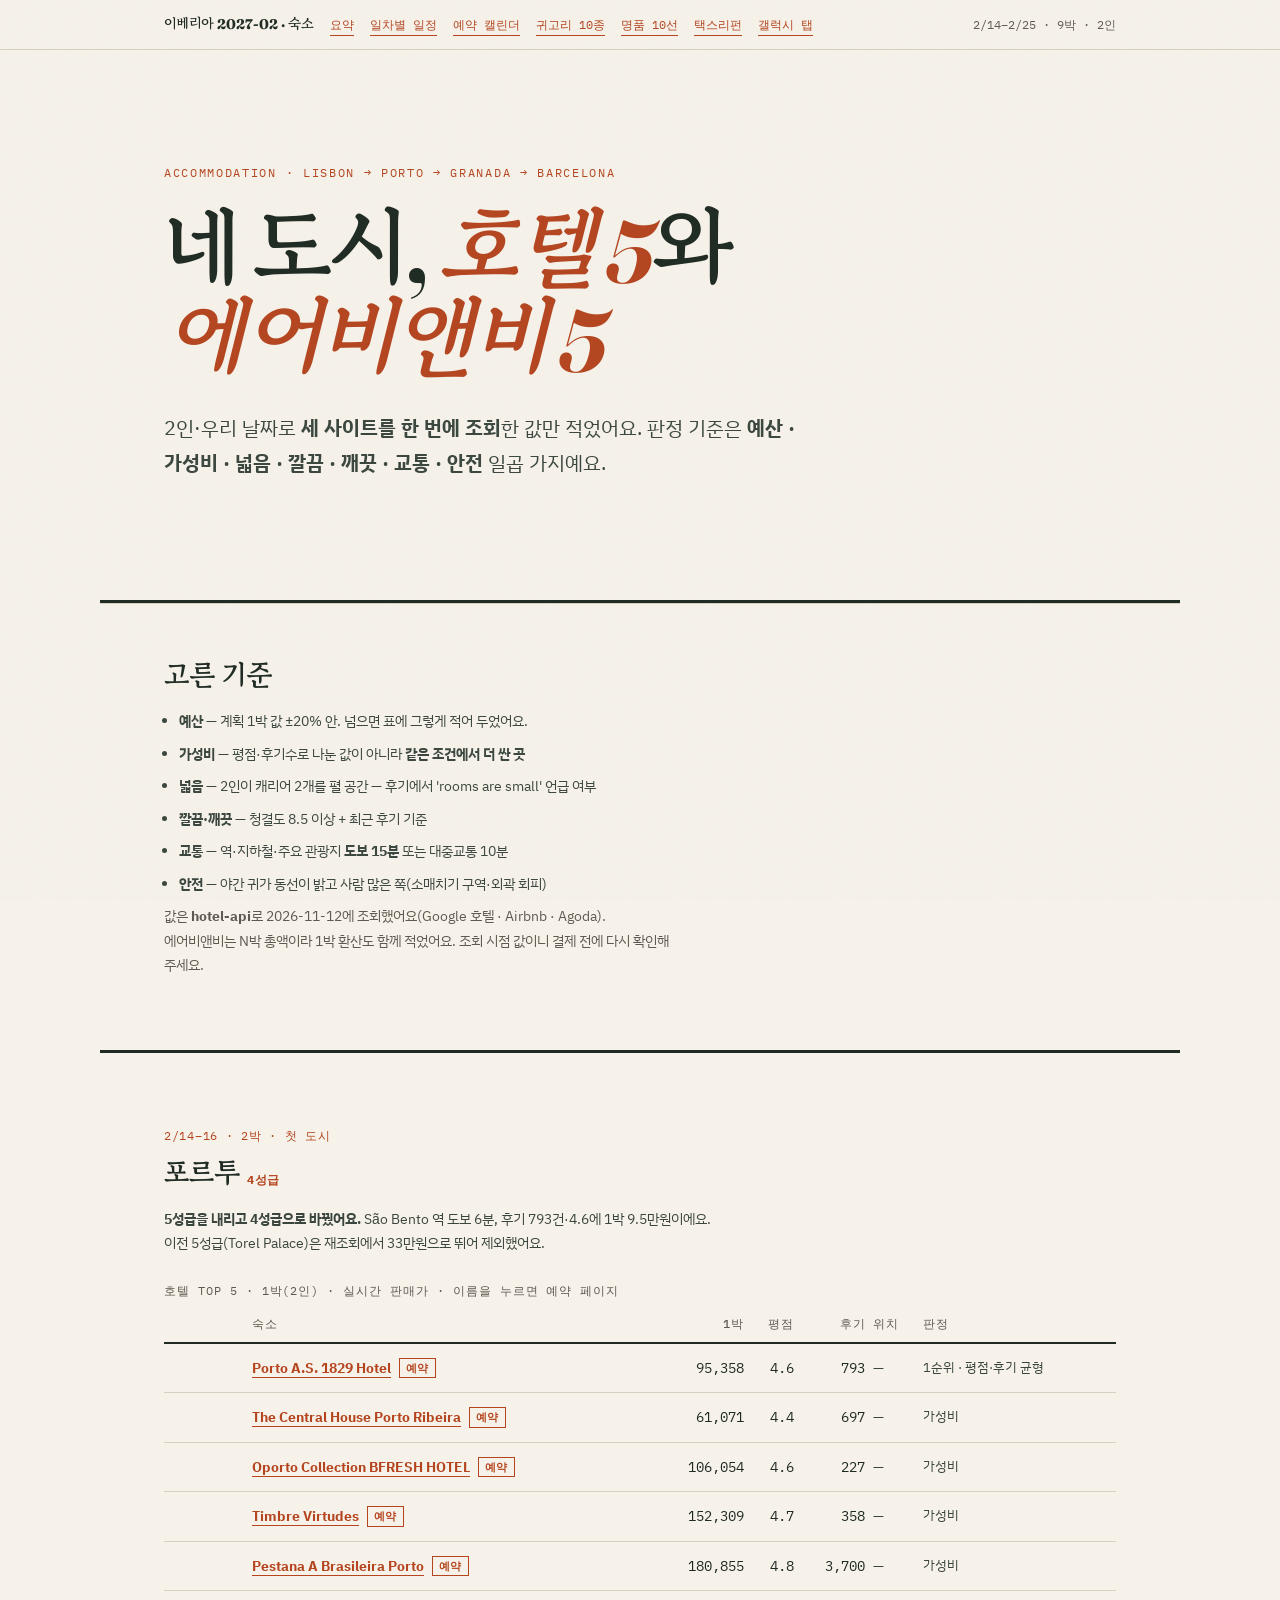
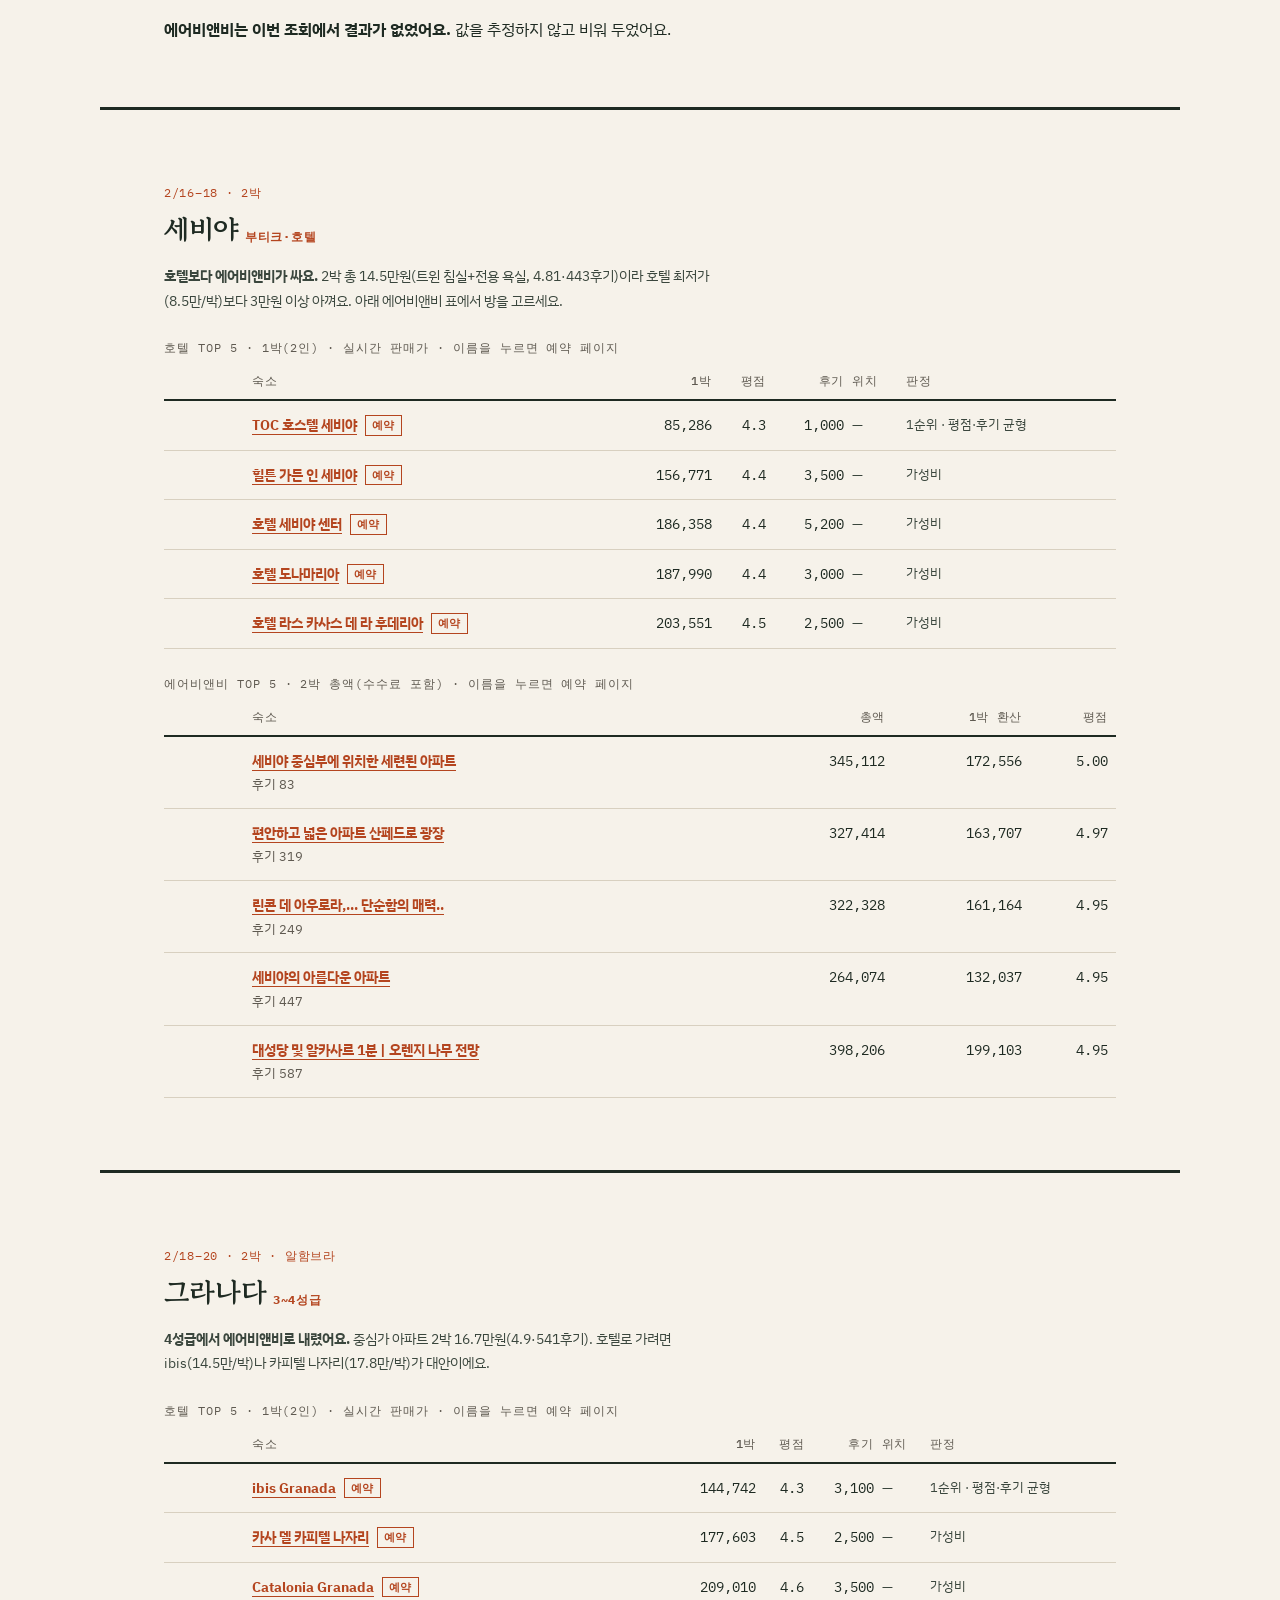
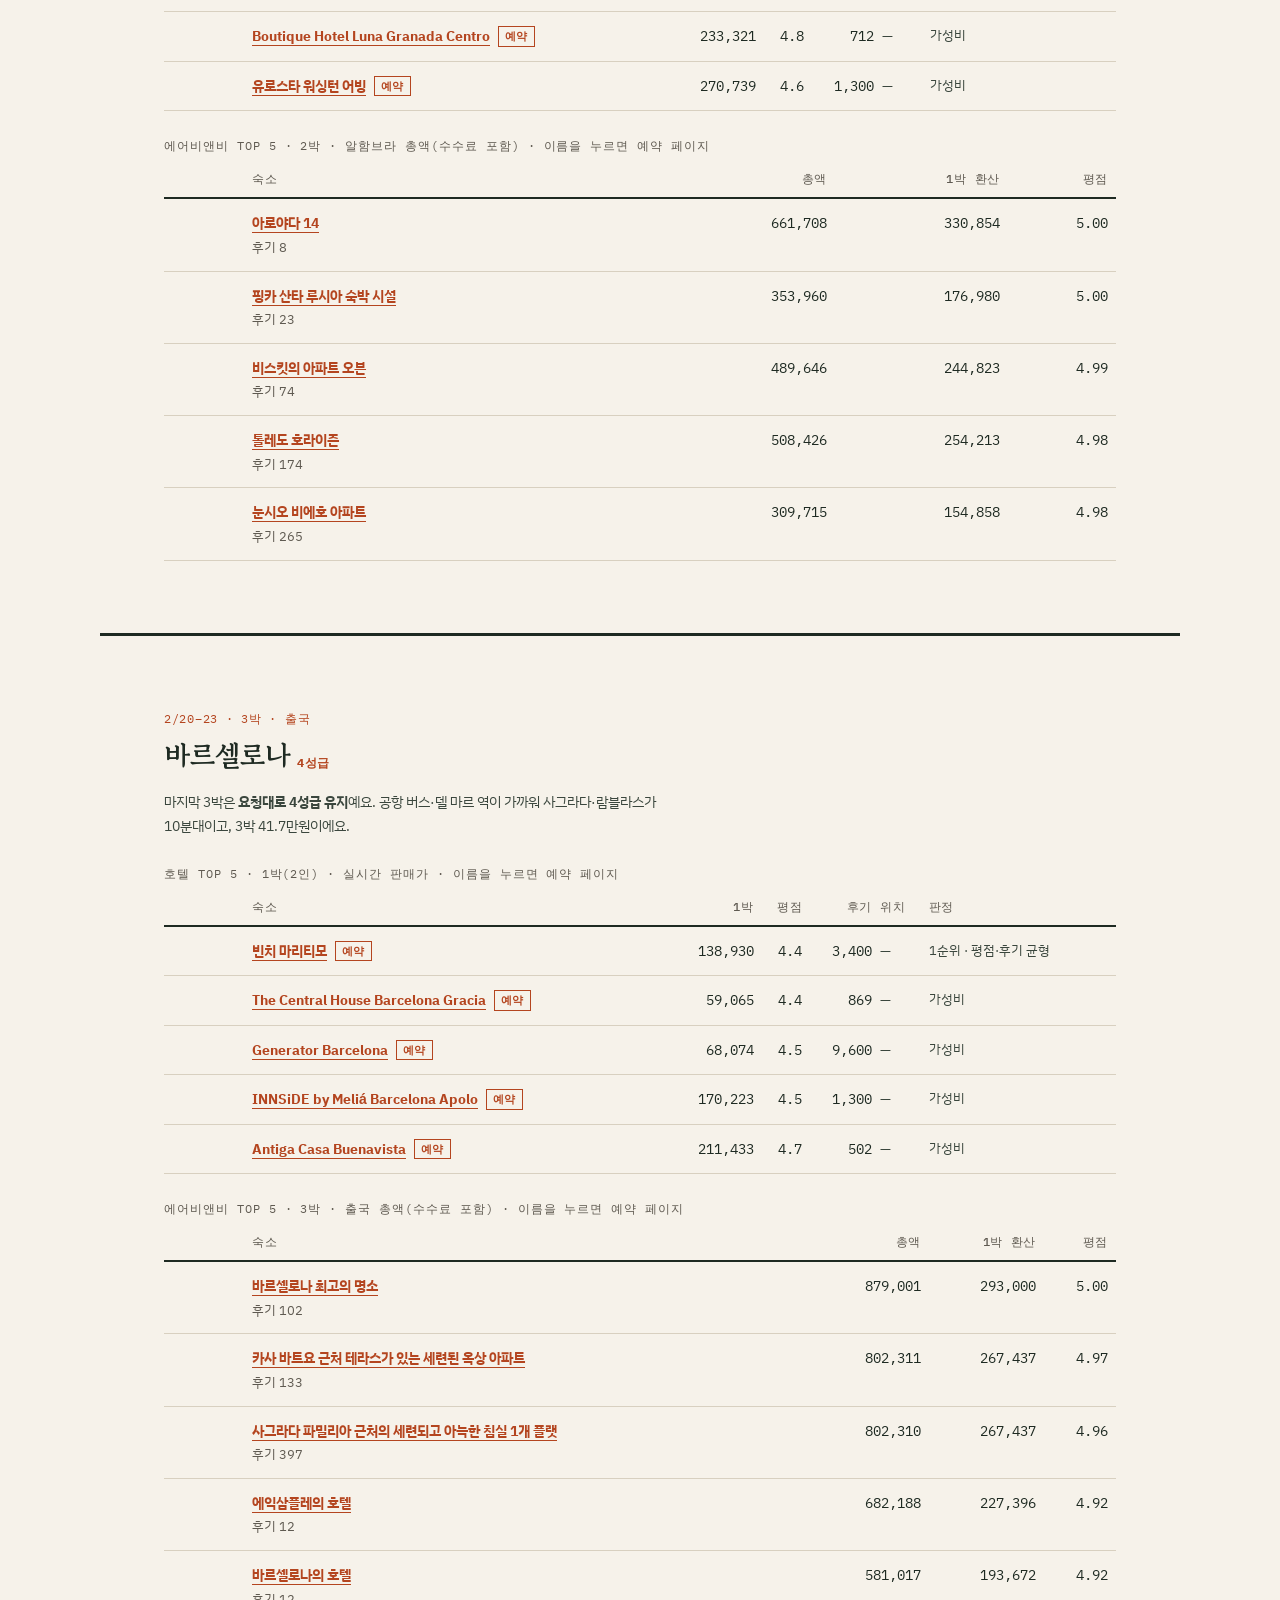
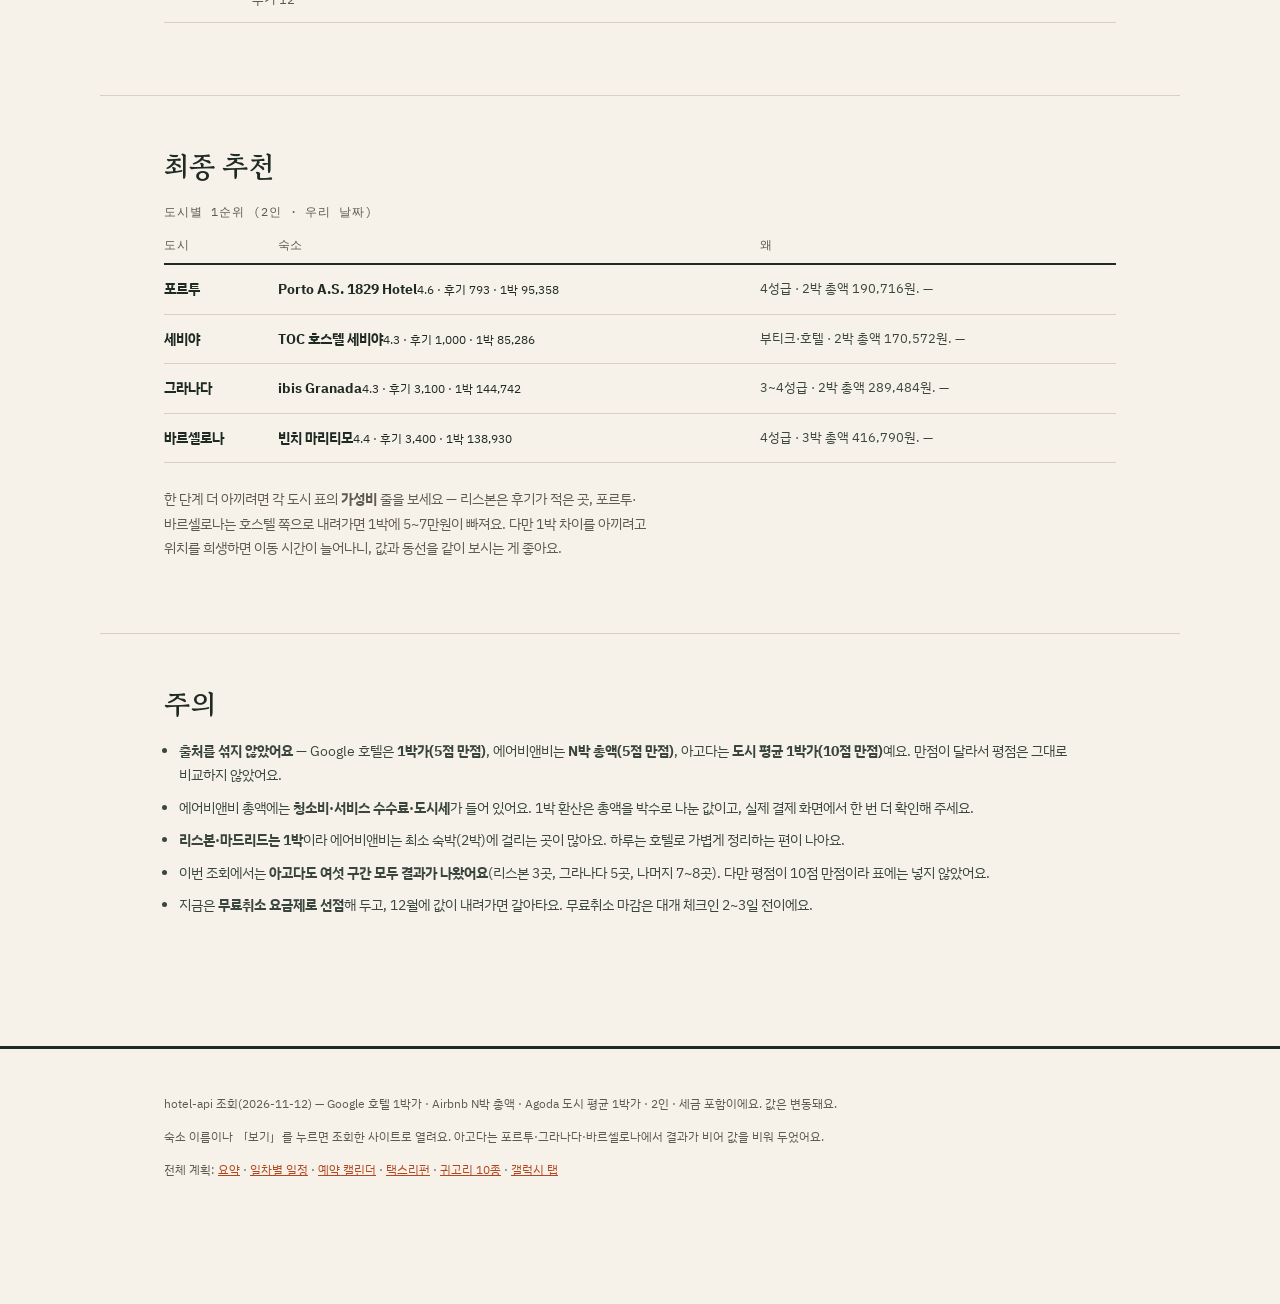
<file: accommodation.html>
<!doctype html>
<html lang="ko">
<head>
<meta charset="utf-8">
<meta name="viewport" content="width=device-width,initial-scale=1">
<title>숙소 — 호텔·에어비앤비 Top 5 · 이베리아 2027-02</title>
<link rel="preconnect" href="https://fonts.googleapis.com">
<link rel="preconnect" href="https://fonts.gstatic.com" crossorigin>
<link href="https://fonts.googleapis.com/css2?family=Fraunces:opsz,wght@9..144,600;9..144,700&family=Gowun+Batang:wght@400;700&family=IBM+Plex+Mono:wght@400;500&family=IBM+Plex+Sans+KR:wght@400;500;700&display=swap" rel="stylesheet">
<link rel="stylesheet" href="styles/tokens.css">
<style>
*{box-sizing:border-box}
body{margin:0;background:var(--paper);color:var(--ink);font-family:var(--font-body);
  font-size:var(--fs-body);line-height:1.75;-webkit-font-smoothing:antialiased;
  word-break:keep-all;line-break:strict;overflow-wrap:break-word;hyphens:none}
body::after{content:"";position:fixed;inset:0;pointer-events:none;z-index:99;opacity:.035;
  background-image:url("data:image/svg+xml;utf8,%3Csvg xmlns='http://www.w3.org/2000/svg' width='160' height='160'%3E%3Cfilter id='n'%3E%3CfeTurbulence type='fractalNoise' baseFrequency='.85' numOctaves='3'/%3E%3C/filter%3E%3Crect width='160' height='160' filter='url(%23n)'/%3E%3C/svg%3E")}
.wrap{max-width:var(--maxw);margin:0 auto;padding:0 var(--pad-x)}
.sr-only{position:absolute;width:1px;height:1px;overflow:hidden;clip:rect(0 0 0 0);white-space:nowrap}
a{color:var(--accent)}
.topbar{position:sticky;top:0;z-index:40;background:var(--paper);border-bottom:1px solid var(--rule)}
.topbar .wrap{display:flex;align-items:baseline;gap:var(--s-4);padding-top:var(--s-3);padding-bottom:var(--s-3)}
.topbar .brand{font-family:var(--font-display);font-weight:700;font-size:var(--fs-small)}
.topbar nav{display:flex;gap:var(--s-4);flex-wrap:wrap;font-family:var(--font-mono);font-size:var(--fs-caption)}
.topbar .meta{margin-left:auto;font-family:var(--font-mono);font-size:var(--fs-caption);color:var(--muted)}
.topbar a{text-decoration:none;border-bottom:1px solid currentColor}
.hero{padding-top:var(--s-9);padding-bottom:var(--s-8);border-bottom:3px solid var(--rule-strong)}
.kicker{font-family:var(--font-mono);font-size:var(--fs-caption);letter-spacing:.14em;
  text-transform:uppercase;color:var(--accent);margin:0 0 var(--s-5)}
.hero h1{font-family:var(--font-display);font-weight:700;font-size:var(--fs-hero);line-height:1.02;
  letter-spacing:-.02em;margin:0 0 var(--s-5);text-wrap:balance}
.hero h1 em{font-style:italic;color:var(--accent)}
.hero .lede{max-width:56ch;font-size:var(--fs-lead);color:var(--ink-soft);margin:0 0 var(--s-7)}
.block{border-top:1px solid var(--rule);padding-top:var(--s-7);padding-bottom:var(--s-7)}
.block h2{font-family:var(--font-display);font-weight:700;font-size:var(--fs-h3);margin:0 0 var(--s-2)}
.block .sub{color:var(--muted);font-size:var(--fs-small);margin:0 0 var(--s-5);max-width:64ch}
.city{max-width:var(--maxw);margin:0 auto;padding:var(--s-8) var(--pad-x) var(--s-7);border-top:3px solid var(--rule-strong)}
.city-head{margin-bottom:var(--s-5)}
.city-head .when{font-family:var(--font-mono);font-size:var(--fs-caption);letter-spacing:.06em;
  color:var(--accent);margin:0 0 var(--s-1)}
.stars{font-family:var(--font-mono);font-size:var(--fs-caption);color:var(--accent);letter-spacing:.06em}
.city-head h2{font-family:var(--font-display);font-weight:700;font-size:var(--fs-h3);margin:0 0 var(--s-2)}
.city-head .verdict{margin:0;color:var(--ink-soft);font-size:var(--fs-small);max-width:70ch}
.thumbcell{width:88px;padding-right:var(--s-3)}.thumb{width:80px;height:60px;object-fit:cover;border-radius:4px;display:block}
.ledger{width:100%;border-collapse:collapse;font-size:var(--fs-small);margin-bottom:var(--s-5)}
.ledger caption{text-align:left;font-family:var(--font-mono);font-size:var(--fs-caption);
  letter-spacing:.08em;text-transform:uppercase;color:var(--muted);padding-bottom:var(--s-3)}
.ledger th{text-align:left;font-family:var(--font-mono);font-size:var(--fs-caption);font-weight:500;
  letter-spacing:.06em;text-transform:uppercase;color:var(--muted);
  padding:0 var(--s-2) var(--s-2) 0;border-bottom:2px solid var(--rule-strong)}
.ledger td{padding:var(--s-3) var(--s-2) var(--s-3) 0;border-bottom:1px solid var(--rule);vertical-align:top}
.ledger tbody tr:hover{background:var(--paper-2)}
.ledger td.nm{font-weight:700}
.ledger td.nm small{display:block;font-weight:400;color:var(--muted);font-size:0.8125rem}
.ledger td.num,.ledger th.num{font-family:var(--font-mono);text-align:right;white-space:nowrap;
  font-variant-numeric:tabular-nums}
.ledger td.loc{color:var(--ink-soft);white-space:nowrap}
.ledger td.note{color:var(--ink-soft);font-size:0.8125rem}
.ledger td.thumb{width:100px;padding-right:var(--s-3)}
.ph{display:block;border:1px solid var(--rule);background:var(--paper-clean);line-height:0}
.ph img{display:block;width:88px;height:64px;object-fit:cover}
a.ph:hover,a.ph:focus-visible{outline:2px solid var(--accent);outline-offset:2px}
.ledger td.nm a{font-weight:700;text-decoration:none;border-bottom:1px solid currentColor}
.book{display:inline-block;margin-left:var(--s-2);font-family:var(--font-mono);font-size:11px;
  letter-spacing:.04em;text-decoration:none;border:1px solid var(--accent);color:var(--accent);
  padding:1px 6px;line-height:1.5;vertical-align:1px}
.book.off{color:var(--muted);border-color:var(--rule)}
.excluded{font-size:var(--fs-small);color:var(--muted)}
ul.crit{margin:0;padding-left:1.1em;font-size:var(--fs-small);color:var(--ink-soft)}
ul.crit li{margin-bottom:var(--s-2)}
footer{border-top:3px solid var(--rule-strong);margin-top:var(--s-8);padding-top:var(--s-6);padding-bottom:var(--s-9);
  color:var(--muted);font-size:var(--fs-caption)}
@media (max-width:820px){
  .topbar .meta{display:none}
  .hero{padding-top:var(--s-8);padding-bottom:var(--s-7)}
  .ledger td.loc,.ledger th:nth-child(6){display:none}
  .ledger td.note,.ledger th:nth-child(7){display:none}
  .ledger td.thumb{width:76px}
  .ph img{width:64px;height:48px}
  .ledger{font-size:0.8125rem}
}
@media print{
  .topbar{display:none} body::after{display:none}
  .city{break-inside:avoid}
}
</style>
</head>
<body>

<div class="topbar">
  <div class="wrap">
    <span class="brand">이베리아 2027-02 · 숙소</span>
    <nav>
      <a href="index.html">요약</a>
      <a href="itinerary.html">일차별 일정</a>
      <a href="reservations.html">예약 캘린더</a>
      <a href="earrings.html">귀고리 10종</a>
      <a href="luxury.html">명품 10선</a>
      <a href="taxrefund.html">택스리펀</a>
      <a href="galaxytab.html">갤럭시 탭</a>
    </nav>
    <span class="meta">2/14–2/25 · 9박 · 2인</span>
  </div>
</div>

<main>
<section class="hero wrap">
  <p class="kicker">Accommodation · Lisbon → Porto → Granada → Barcelona</p>
  <h1>네 도시, <em>호텔 5</em>와 <em>에어비앤비 5</em></h1>
  <p class="lede">2인·우리 날짜로 <b>세 사이트를 한 번에 조회</b>한 값만 적었어요. 판정 기준은 <b>예산 · 가성비 · 넓음 · 깔끔 · 깨끗 · 교통 · 안전</b> 일곱 가지예요.</p>
</section>

<section class="block wrap">
  <h2>고른 기준</h2>
  <ul class="crit"><li><b>예산</b> — 계획 1박 값 ±20% 안. 넘으면 표에 그렇게 적어 두었어요.</li><li><b>가성비</b> — 평점·후기수로 나눈 값이 아니라 <b>같은 조건에서 더 싼 곳</b></li><li><b>넓음</b> — 2인이 캐리어 2개를 펼 공간 — 후기에서 'rooms are small' 언급 여부</li><li><b>깔끔·깨끗</b> — 청결도 8.5 이상 + 최근 후기 기준</li><li><b>교통</b> — 역·지하철·주요 관광지 <b>도보 15분</b> 또는 대중교통 10분</li><li><b>안전</b> — 야간 귀가 동선이 밝고 사람 많은 쪽(소매치기 구역·외곽 회피)</li></ul>
  <p class="sub">값은 <b>hotel-api</b>로 2026-11-12에 조회했어요(Google 호텔 · Airbnb · Agoda).
    에어비앤비는 N박 총액이라 1박 환산도 함께 적었어요. 조회 시점 값이니 결제 전에 다시 확인해 주세요.</p>
</section>

<article class="city" id="포르투">
      <header class="city-head">
        <p class="when">2/14–16 · 2박 · 첫 도시</p>
        <h2>포르투 <span class="stars">4성급 </span></h2>
        <p class="verdict"><b>5성급을 내리고 4성급으로 바꿨어요.</b> São Bento 역 도보 6분, 후기 793건·4.6에 1박 9.5만원이에요. 이전 5성급(Torel Palace)은 재조회에서 33만원으로 뛰어 제외했어요.</p>
      </header>
      <div class="tables">
        <table class="ledger">
        <caption>호텔 Top 5 · 1박(2인) · 실시간 판매가 · 이름을 누르면 예약 페이지</caption>
        <thead><tr><th scope="col"><span class="sr-only">사진</span></th><th scope="col">숙소</th>
          <th class="num" scope="col">1박</th><th class="num" scope="col">평점</th>
          <th class="num" scope="col">후기</th><th scope="col">위치</th><th scope="col">판정</th></tr></thead>
        <tbody><tr><td class="thumbcell"></td><td class="nm"><a href="https://www.google.com/travel/search?q=Porto%20hotels&checkin=2027-02-14&checkout=2027-02-16&hl=ko&gl=kr&ved=2ahUKEwi5ismEk6iYAxU5UsIFHQrQC-QQyvcEegQIAxA7&qs=MidDaGtJc0pmaC1jX3l3T3NjR2cwdlp5OHhNV05zWjJadVpITmZFQUU4DQ&ts=CAESCgoCCAMKAggDEAAaUQozEjEyJDB4ZDI0NjVhYmM0ZTE1M2MxOjB4YTY0OGQ5NTY0MGIxMTRiYzoJ7Y-s66W07YagEhoSFAoHCOoPEAwYBhIHCOoPEAwYBxgBMgIQACoLCgk6A0tSV2ICCAE" target="_blank" rel="noopener">Porto A.S. 1829 Hotel</a><a class="book" href="https://www.google.com/travel/search?q=Porto%20hotels&checkin=2027-02-14&checkout=2027-02-16&hl=ko&gl=kr&ved=2ahUKEwi5ismEk6iYAxU5UsIFHQrQC-QQyvcEegQIAxA7&qs=MidDaGtJc0pmaC1jX3l3T3NjR2cwdlp5OHhNV05zWjJadVpITmZFQUU4DQ&ts=CAESCgoCCAMKAggDEAAaUQozEjEyJDB4ZDI0NjVhYmM0ZTE1M2MxOjB4YTY0OGQ5NTY0MGIxMTRiYzoJ7Y-s66W07YagEhoSFAoHCOoPEAwYBhIHCOoPEAwYBxgBMgIQACoLCgk6A0tSV2ICCAE" target="_blank" rel="noopener">예약</a></td><td class="num">95,358</td><td class="num">4.6</td><td class="num">793</td><td class="loc">—</td><td class="note">1순위 · 평점·후기 균형</td></tr><tr><td class="thumbcell"></td><td class="nm"><a href="https://www.google.com/travel/search?q=Porto%20hotels&checkin=2027-02-14&checkout=2027-02-16&hl=ko&gl=kr&ved=2ahUKEwi5ismEk6iYAxU5UsIFHQrQC-QQyvcEegUIAxD1AQ&qs=MihDaG9JMXI2VTA4bmEzcW54QVJvTkwyY3ZNVEZ3YTJSeU9XaDZaQkFCOA0&ts=CAESCgoCCAMKAggDEAAaUQozEjEyJDB4ZDI0NjVhYmM0ZTE1M2MxOjB4YTY0OGQ5NTY0MGIxMTRiYzoJ7Y-s66W07YagEhoSFAoHCOoPEAwYBhIHCOoPEAwYBxgBMgIQACoLCgk6A0tSV2ICCAE" target="_blank" rel="noopener">The Central House Porto Ribeira</a><a class="book" href="https://www.google.com/travel/search?q=Porto%20hotels&checkin=2027-02-14&checkout=2027-02-16&hl=ko&gl=kr&ved=2ahUKEwi5ismEk6iYAxU5UsIFHQrQC-QQyvcEegUIAxD1AQ&qs=MihDaG9JMXI2VTA4bmEzcW54QVJvTkwyY3ZNVEZ3YTJSeU9XaDZaQkFCOA0&ts=CAESCgoCCAMKAggDEAAaUQozEjEyJDB4ZDI0NjVhYmM0ZTE1M2MxOjB4YTY0OGQ5NTY0MGIxMTRiYzoJ7Y-s66W07YagEhoSFAoHCOoPEAwYBhIHCOoPEAwYBxgBMgIQACoLCgk6A0tSV2ICCAE" target="_blank" rel="noopener">예약</a></td><td class="num">61,071</td><td class="num">4.4</td><td class="num">697</td><td class="loc">—</td><td class="note">가성비</td></tr><tr><td class="thumbcell"></td><td class="nm"><a href="https://www.google.com/travel/search?q=Porto%20hotels&checkin=2027-02-14&checkout=2027-02-16&hl=ko&gl=kr&ved=2ahUKEwi5ismEk6iYAxU5UsIFHQrQC-QQyvcEegQIAxB8&qs=MihDaG9JaTRfdmlfTzFwZjNKQVJvTkwyY3ZNVEZ5WDNocVl6WmpjaEFCOA0&ts=CAESCgoCCAMKAggDEAAaUQozEjEyJDB4ZDI0NjVhYmM0ZTE1M2MxOjB4YTY0OGQ5NTY0MGIxMTRiYzoJ7Y-s66W07YagEhoSFAoHCOoPEAwYBhIHCOoPEAwYBxgBMgIQACoLCgk6A0tSV2ICCAE" target="_blank" rel="noopener">Oporto Collection BFRESH HOTEL</a><a class="book" href="https://www.google.com/travel/search?q=Porto%20hotels&checkin=2027-02-14&checkout=2027-02-16&hl=ko&gl=kr&ved=2ahUKEwi5ismEk6iYAxU5UsIFHQrQC-QQyvcEegQIAxB8&qs=MihDaG9JaTRfdmlfTzFwZjNKQVJvTkwyY3ZNVEZ5WDNocVl6WmpjaEFCOA0&ts=CAESCgoCCAMKAggDEAAaUQozEjEyJDB4ZDI0NjVhYmM0ZTE1M2MxOjB4YTY0OGQ5NTY0MGIxMTRiYzoJ7Y-s66W07YagEhoSFAoHCOoPEAwYBhIHCOoPEAwYBxgBMgIQACoLCgk6A0tSV2ICCAE" target="_blank" rel="noopener">예약</a></td><td class="num">106,054</td><td class="num">4.6</td><td class="num">227</td><td class="loc">—</td><td class="note">가성비</td></tr><tr><td class="thumbcell"></td><td class="nm"><a href="https://www.google.com/travel/search?q=Porto%20hotels&checkin=2027-02-14&checkout=2027-02-16&hl=ko&gl=kr&ved=2ahUKEwi5ismEk6iYAxU5UsIFHQrQC-QQyvcEegQIAxAh&qs=MidDaGtJeWNqWi12TzR5SmNnR2cwdlp5OHhNWFJuTjE4Mk1qbHdFQUU4DQ&ts=CAESCgoCCAMKAggDEAAaUQozEjEyJDB4ZDI0NjVhYmM0ZTE1M2MxOjB4YTY0OGQ5NTY0MGIxMTRiYzoJ7Y-s66W07YagEhoSFAoHCOoPEAwYBhIHCOoPEAwYBxgBMgIQACoLCgk6A0tSV2ICCAE" target="_blank" rel="noopener">Timbre Virtudes</a><a class="book" href="https://www.google.com/travel/search?q=Porto%20hotels&checkin=2027-02-14&checkout=2027-02-16&hl=ko&gl=kr&ved=2ahUKEwi5ismEk6iYAxU5UsIFHQrQC-QQyvcEegQIAxAh&qs=MidDaGtJeWNqWi12TzR5SmNnR2cwdlp5OHhNWFJuTjE4Mk1qbHdFQUU4DQ&ts=CAESCgoCCAMKAggDEAAaUQozEjEyJDB4ZDI0NjVhYmM0ZTE1M2MxOjB4YTY0OGQ5NTY0MGIxMTRiYzoJ7Y-s66W07YagEhoSFAoHCOoPEAwYBhIHCOoPEAwYBxgBMgIQACoLCgk6A0tSV2ICCAE" target="_blank" rel="noopener">예약</a></td><td class="num">152,309</td><td class="num">4.7</td><td class="num">358</td><td class="loc">—</td><td class="note">가성비</td></tr><tr><td class="thumbcell"></td><td class="nm"><a href="https://www.google.com/travel/search?q=Porto%20hotels&checkin=2027-02-14&checkout=2027-02-16&hl=ko&gl=kr&ved=2ahUKEwi5ismEk6iYAxU5UsIFHQrQC-QQyvcEegUIAxDSAQ&qs=MidDaGtJNWJDQXp1UG1pYnduR2cwdlp5OHhNV2hpYXpNek9YSnhFQUU4DQ&ts=CAESCgoCCAMKAggDEAAaUQozEjEyJDB4ZDI0NjVhYmM0ZTE1M2MxOjB4YTY0OGQ5NTY0MGIxMTRiYzoJ7Y-s66W07YagEhoSFAoHCOoPEAwYBhIHCOoPEAwYBxgBMgIQACoLCgk6A0tSV2ICCAE" target="_blank" rel="noopener">Pestana A Brasileira Porto</a><a class="book" href="https://www.google.com/travel/search?q=Porto%20hotels&checkin=2027-02-14&checkout=2027-02-16&hl=ko&gl=kr&ved=2ahUKEwi5ismEk6iYAxU5UsIFHQrQC-QQyvcEegUIAxDSAQ&qs=MidDaGtJNWJDQXp1UG1pYnduR2cwdlp5OHhNV2hpYXpNek9YSnhFQUU4DQ&ts=CAESCgoCCAMKAggDEAAaUQozEjEyJDB4ZDI0NjVhYmM0ZTE1M2MxOjB4YTY0OGQ5NTY0MGIxMTRiYzoJ7Y-s66W07YagEhoSFAoHCOoPEAwYBhIHCOoPEAwYBxgBMgIQACoLCgk6A0tSV2ICCAE" target="_blank" rel="noopener">예약</a></td><td class="num">180,855</td><td class="num">4.8</td><td class="num">3,700</td><td class="loc">—</td><td class="note">가성비</td></tr></tbody>
      </table>
        <p class="sub" style="margin-top:1.4rem;"><b>에어비앤비는 이번 조회에서 결과가 없었어요.</b> 값을 추정하지 않고 비워 두었어요.</p>
      </div>
    </article><article class="city" id="세비야">
      <header class="city-head">
        <p class="when">2/16–18 · 2박</p>
        <h2>세비야 <span class="stars">부티크·호텔 </span></h2>
        <p class="verdict"><b>호텔보다 에어비앤비가 싸요.</b> 2박 총 14.5만원(트윈 침실+전용 욕실, 4.81·443후기)이라 호텔 최저가(8.5만/박)보다 3만원 이상 아껴요. 아래 에어비앤비 표에서 방을 고르세요.</p>
      </header>
      <div class="tables">
        <table class="ledger">
        <caption>호텔 Top 5 · 1박(2인) · 실시간 판매가 · 이름을 누르면 예약 페이지</caption>
        <thead><tr><th scope="col"><span class="sr-only">사진</span></th><th scope="col">숙소</th>
          <th class="num" scope="col">1박</th><th class="num" scope="col">평점</th>
          <th class="num" scope="col">후기</th><th scope="col">위치</th><th scope="col">판정</th></tr></thead>
        <tbody><tr><td class="thumbcell"></td><td class="nm"><a href="https://www.google.com/travel/search?q=Sevilla%20hotels&checkin=2027-02-16&checkout=2027-02-18&hl=ko&gl=kr&ved=2ahUKEwimsunNlKiYAxXKRMIFHRzDDqAQyvcEegQIAxBm&qs=MidDaGtJajhETzRkUGlqOWM0R2cwdlp5OHhNV0kxYXpkaWMzZ3pFQUU4DQ&ts=CAEaMwoVEhMKCC9tLzA5ZjNjOgdTZXZpbGxlEhoSFAoHCOoPEAwYBhIHCOoPEAwYBxgBMgIQACoHCgU6A0tSVw" target="_blank" rel="noopener">TOC 호스텔 세비야</a><a class="book" href="https://www.google.com/travel/search?q=Sevilla%20hotels&checkin=2027-02-16&checkout=2027-02-18&hl=ko&gl=kr&ved=2ahUKEwimsunNlKiYAxXKRMIFHRzDDqAQyvcEegQIAxBm&qs=MidDaGtJajhETzRkUGlqOWM0R2cwdlp5OHhNV0kxYXpkaWMzZ3pFQUU4DQ&ts=CAEaMwoVEhMKCC9tLzA5ZjNjOgdTZXZpbGxlEhoSFAoHCOoPEAwYBhIHCOoPEAwYBxgBMgIQACoHCgU6A0tSVw" target="_blank" rel="noopener">예약</a></td><td class="num">85,286</td><td class="num">4.3</td><td class="num">1,000</td><td class="loc">—</td><td class="note">1순위 · 평점·후기 균형</td></tr><tr><td class="thumbcell"></td><td class="nm"><a href="https://www.google.com/travel/search?q=Sevilla%20hotels&checkin=2027-02-16&checkout=2027-02-18&hl=ko&gl=kr&ved=2ahUKEwimsunNlKiYAxXKRMIFHRzDDqAQyvcEegUIAxCWAw&qs=MiZDaGdJMGZmZ2dybWg1TFZIR2d3dlp5OHhhbXQzTVhBMFp6Z1FBUTgN&ts=CAEaMwoVEhMKCC9tLzA5ZjNjOgdTZXZpbGxlEhoSFAoHCOoPEAwYBhIHCOoPEAwYBxgBMgIQACoHCgU6A0tSVw" target="_blank" rel="noopener">힐튼 가든 인 세비야</a><a class="book" href="https://www.google.com/travel/search?q=Sevilla%20hotels&checkin=2027-02-16&checkout=2027-02-18&hl=ko&gl=kr&ved=2ahUKEwimsunNlKiYAxXKRMIFHRzDDqAQyvcEegUIAxCWAw&qs=MiZDaGdJMGZmZ2dybWg1TFZIR2d3dlp5OHhhbXQzTVhBMFp6Z1FBUTgN&ts=CAEaMwoVEhMKCC9tLzA5ZjNjOgdTZXZpbGxlEhoSFAoHCOoPEAwYBhIHCOoPEAwYBxgBMgIQACoHCgU6A0tSVw" target="_blank" rel="noopener">예약</a></td><td class="num">156,771</td><td class="num">4.4</td><td class="num">3,500</td><td class="loc">—</td><td class="note">가성비</td></tr><tr><td class="thumbcell"></td><td class="nm"><a href="https://www.google.com/travel/search?q=Sevilla%20hotels&checkin=2027-02-16&checkout=2027-02-18&hl=ko&gl=kr&ved=2ahUKEwimsunNlKiYAxXKRMIFHRzDDqAQyvcEegUIAxCzBA&qs=MiZDaGdJeTltcDBOdUY1b253QVJvTEwyY3ZNWFJtTjI1Mk1EWVFBUTgN&ts=CAEaMwoVEhMKCC9tLzA5ZjNjOgdTZXZpbGxlEhoSFAoHCOoPEAwYBhIHCOoPEAwYBxgBMgIQACoHCgU6A0tSVw" target="_blank" rel="noopener">호텔 세비야 센터</a><a class="book" href="https://www.google.com/travel/search?q=Sevilla%20hotels&checkin=2027-02-16&checkout=2027-02-18&hl=ko&gl=kr&ved=2ahUKEwimsunNlKiYAxXKRMIFHRzDDqAQyvcEegUIAxCzBA&qs=MiZDaGdJeTltcDBOdUY1b253QVJvTEwyY3ZNWFJtTjI1Mk1EWVFBUTgN&ts=CAEaMwoVEhMKCC9tLzA5ZjNjOgdTZXZpbGxlEhoSFAoHCOoPEAwYBhIHCOoPEAwYBxgBMgIQACoHCgU6A0tSVw" target="_blank" rel="noopener">예약</a></td><td class="num">186,358</td><td class="num">4.4</td><td class="num">5,200</td><td class="loc">—</td><td class="note">가성비</td></tr><tr><td class="thumbcell"></td><td class="nm"><a href="https://www.google.com/travel/search?q=Sevilla%20hotels&checkin=2027-02-16&checkout=2027-02-18&hl=ko&gl=kr&ved=2ahUKEwimsunNlKiYAxXKRMIFHRzDDqAQyvcEegUIAxD6Ag&qs=MiZDaGdJbkoyOHBldlZtYVR3QVJvTEwyY3ZNWFl5Tm01alpEQVFBUTgN&ts=CAEaMwoVEhMKCC9tLzA5ZjNjOgdTZXZpbGxlEhoSFAoHCOoPEAwYBhIHCOoPEAwYBxgBMgIQACoHCgU6A0tSVw" target="_blank" rel="noopener">호텔 도나마리아</a><a class="book" href="https://www.google.com/travel/search?q=Sevilla%20hotels&checkin=2027-02-16&checkout=2027-02-18&hl=ko&gl=kr&ved=2ahUKEwimsunNlKiYAxXKRMIFHRzDDqAQyvcEegUIAxD6Ag&qs=MiZDaGdJbkoyOHBldlZtYVR3QVJvTEwyY3ZNWFl5Tm01alpEQVFBUTgN&ts=CAEaMwoVEhMKCC9tLzA5ZjNjOgdTZXZpbGxlEhoSFAoHCOoPEAwYBhIHCOoPEAwYBxgBMgIQACoHCgU6A0tSVw" target="_blank" rel="noopener">예약</a></td><td class="num">187,990</td><td class="num">4.4</td><td class="num">3,000</td><td class="loc">—</td><td class="note">가성비</td></tr><tr><td class="thumbcell"></td><td class="nm"><a href="https://www.google.com/travel/search?q=Sevilla%20hotels&checkin=2027-02-16&checkout=2027-02-18&hl=ko&gl=kr&ved=2ahUKEwimsunNlKiYAxXKRMIFHRzDDqAQyvcEegUIAxCTBA&qs=MiRDaGNJamR6OW11Yk53UHhIR2dzdlp5OHhkR1J3TmpreE9CQUI4DQ&ts=CAEaMwoVEhMKCC9tLzA5ZjNjOgdTZXZpbGxlEhoSFAoHCOoPEAwYBhIHCOoPEAwYBxgBMgIQACoHCgU6A0tSVw" target="_blank" rel="noopener">호텔 라스 카사스 데 라 후데리아</a><a class="book" href="https://www.google.com/travel/search?q=Sevilla%20hotels&checkin=2027-02-16&checkout=2027-02-18&hl=ko&gl=kr&ved=2ahUKEwimsunNlKiYAxXKRMIFHRzDDqAQyvcEegUIAxCTBA&qs=MiRDaGNJamR6OW11Yk53UHhIR2dzdlp5OHhkR1J3TmpreE9CQUI4DQ&ts=CAEaMwoVEhMKCC9tLzA5ZjNjOgdTZXZpbGxlEhoSFAoHCOoPEAwYBhIHCOoPEAwYBxgBMgIQACoHCgU6A0tSVw" target="_blank" rel="noopener">예약</a></td><td class="num">203,551</td><td class="num">4.5</td><td class="num">2,500</td><td class="loc">—</td><td class="note">가성비</td></tr></tbody>
      </table>
        <table class="ledger">
        <caption>에어비앤비 Top 5 · 2박 총액(수수료 포함) · 이름을 누르면 예약 페이지</caption>
        <thead><tr><th scope="col"><span class="sr-only">사진</span></th><th scope="col">숙소</th>
          <th class="num" scope="col">총액</th><th class="num" scope="col">1박 환산</th>
          <th class="num" scope="col">평점</th></tr></thead>
        <tbody><tr><td class="thumbcell"></td><td class="nm"><a href="https://www.airbnb.co.kr/rooms/1378083750039438280" target="_blank" rel="noopener">세비야 중심부에 위치한 세련된 아파트</a><small>후기 83</small></td><td class="num">345,112</td><td class="num">172,556</td><td class="num">5.00</td></tr><tr><td class="thumbcell"></td><td class="nm"><a href="https://www.airbnb.co.kr/rooms/33955305" target="_blank" rel="noopener">편안하고 넓은 아파트 산페드로 광장</a><small>후기 319</small></td><td class="num">327,414</td><td class="num">163,707</td><td class="num">4.97</td></tr><tr><td class="thumbcell"></td><td class="nm"><a href="https://www.airbnb.co.kr/rooms/23510064" target="_blank" rel="noopener">린콘 데 아우로라,... 단순함의 매력..</a><small>후기 249</small></td><td class="num">322,328</td><td class="num">161,164</td><td class="num">4.95</td></tr><tr><td class="thumbcell"></td><td class="nm"><a href="https://www.airbnb.co.kr/rooms/713624225682228408" target="_blank" rel="noopener">세비야의 아름다운 아파트</a><small>후기 447</small></td><td class="num">264,074</td><td class="num">132,037</td><td class="num">4.95</td></tr><tr><td class="thumbcell"></td><td class="nm"><a href="https://www.airbnb.co.kr/rooms/17469816" target="_blank" rel="noopener">대성당 및 알카사르 1분 | 오렌지 나무 전망</a><small>후기 587</small></td><td class="num">398,206</td><td class="num">199,103</td><td class="num">4.95</td></tr></tbody>
      </table>
      </div>
    </article><article class="city" id="그라나다">
      <header class="city-head">
        <p class="when">2/18–20 · 2박 · 알함브라</p>
        <h2>그라나다 <span class="stars">3~4성급 </span></h2>
        <p class="verdict"><b>4성급에서 에어비앤비로 내렸어요.</b> 중심가 아파트 2박 16.7만원(4.9·541후기). 호텔로 가려면 ibis(14.5만/박)나 카피텔 나자리(17.8만/박)가 대안이에요.</p>
      </header>
      <div class="tables">
        <table class="ledger">
        <caption>호텔 Top 5 · 1박(2인) · 실시간 판매가 · 이름을 누르면 예약 페이지</caption>
        <thead><tr><th scope="col"><span class="sr-only">사진</span></th><th scope="col">숙소</th>
          <th class="num" scope="col">1박</th><th class="num" scope="col">평점</th>
          <th class="num" scope="col">후기</th><th scope="col">위치</th><th scope="col">판정</th></tr></thead>
        <tbody><tr><td class="thumbcell"></td><td class="nm"><a href="https://www.google.com/travel/search?q=Granada%2C%20Spain%20hotels&checkin=2027-02-18&checkout=2027-02-20&hl=ko&gl=kr&ved=2ahUKEwiWz9e1laiYAxUARMIFHXiJMKMQyvcEegUIAxDBAw&qs=MiRDaGNJclpTZjdzbnRpcFJhR2dzdlp5OHhkR1F3TVhabU14QUI4DQ&ts=CAEaMwoVEhMKCC9tLzA5anEwOgdHcmFuYWRhEhoSFAoHCOoPEAwYBhIHCOoPEAwYBxgBMgIQACoHCgU6A0tSVw" target="_blank" rel="noopener">ibis Granada</a><a class="book" href="https://www.google.com/travel/search?q=Granada%2C%20Spain%20hotels&checkin=2027-02-18&checkout=2027-02-20&hl=ko&gl=kr&ved=2ahUKEwiWz9e1laiYAxUARMIFHXiJMKMQyvcEegUIAxDBAw&qs=MiRDaGNJclpTZjdzbnRpcFJhR2dzdlp5OHhkR1F3TVhabU14QUI4DQ&ts=CAEaMwoVEhMKCC9tLzA5anEwOgdHcmFuYWRhEhoSFAoHCOoPEAwYBhIHCOoPEAwYBxgBMgIQACoHCgU6A0tSVw" target="_blank" rel="noopener">예약</a></td><td class="num">144,742</td><td class="num">4.3</td><td class="num">3,100</td><td class="loc">—</td><td class="note">1순위 · 평점·후기 균형</td></tr><tr><td class="thumbcell"></td><td class="nm"><a href="https://www.google.com/travel/search?q=Granada%2C%20Spain%20hotels&checkin=2027-02-18&checkout=2027-02-20&hl=ko&gl=kr&ved=2ahUKEwiWz9e1laiYAxUARMIFHXiJMKMQyvcEegUIAxCJAg&qs=MiRDaGNJa2Z5VWhhUzZ2bzRYR2dzdlp5OHhkR042Y25Fek9SQUI4DQ&ts=CAEaMwoVEhMKCC9tLzA5anEwOgdHcmFuYWRhEhoSFAoHCOoPEAwYBhIHCOoPEAwYBxgBMgIQACoHCgU6A0tSVw" target="_blank" rel="noopener">카사 델 카피텔 나자리</a><a class="book" href="https://www.google.com/travel/search?q=Granada%2C%20Spain%20hotels&checkin=2027-02-18&checkout=2027-02-20&hl=ko&gl=kr&ved=2ahUKEwiWz9e1laiYAxUARMIFHXiJMKMQyvcEegUIAxCJAg&qs=MiRDaGNJa2Z5VWhhUzZ2bzRYR2dzdlp5OHhkR042Y25Fek9SQUI4DQ&ts=CAEaMwoVEhMKCC9tLzA5anEwOgdHcmFuYWRhEhoSFAoHCOoPEAwYBhIHCOoPEAwYBxgBMgIQACoHCgU6A0tSVw" target="_blank" rel="noopener">예약</a></td><td class="num">177,603</td><td class="num">4.5</td><td class="num">2,500</td><td class="loc">—</td><td class="note">가성비</td></tr><tr><td class="thumbcell"></td><td class="nm"><a href="https://www.google.com/travel/search?q=Granada%2C%20Spain%20hotels&checkin=2027-02-18&checkout=2027-02-20&hl=ko&gl=kr&ved=2ahUKEwiWz9e1laiYAxUARMIFHXiJMKMQyvcEegUIAxClAg&qs=MihDaG9JLXJUX2hyRHh2NVhSQVJvTkwyY3ZNVEZvWW5Cek9YcHljQkFCOA0&ts=CAEaMwoVEhMKCC9tLzA5anEwOgdHcmFuYWRhEhoSFAoHCOoPEAwYBhIHCOoPEAwYBxgBMgIQACoHCgU6A0tSVw" target="_blank" rel="noopener">Catalonia Granada</a><a class="book" href="https://www.google.com/travel/search?q=Granada%2C%20Spain%20hotels&checkin=2027-02-18&checkout=2027-02-20&hl=ko&gl=kr&ved=2ahUKEwiWz9e1laiYAxUARMIFHXiJMKMQyvcEegUIAxClAg&qs=MihDaG9JLXJUX2hyRHh2NVhSQVJvTkwyY3ZNVEZvWW5Cek9YcHljQkFCOA0&ts=CAEaMwoVEhMKCC9tLzA5anEwOgdHcmFuYWRhEhoSFAoHCOoPEAwYBhIHCOoPEAwYBxgBMgIQACoHCgU6A0tSVw" target="_blank" rel="noopener">예약</a></td><td class="num">209,010</td><td class="num">4.6</td><td class="num">3,500</td><td class="loc">—</td><td class="note">가성비</td></tr><tr><td class="thumbcell"></td><td class="nm"><a href="https://www.google.com/travel/search?q=Granada%2C%20Spain%20hotels&checkin=2027-02-18&checkout=2027-02-20&hl=ko&gl=kr&ved=2ahUKEwiWz9e1laiYAxUARMIFHXiJMKMQyvcEegUIAxCbBA&qs=MidDaGtJcEtXWnVaaTBtOFYxR2cwdlp5OHhNWFJtZDNKdFkyUmZFQUU4DQ&ts=CAEaMwoVEhMKCC9tLzA5anEwOgdHcmFuYWRhEhoSFAoHCOoPEAwYBhIHCOoPEAwYBxgBMgIQACoHCgU6A0tSVw" target="_blank" rel="noopener">Boutique Hotel Luna Granada Centro</a><a class="book" href="https://www.google.com/travel/search?q=Granada%2C%20Spain%20hotels&checkin=2027-02-18&checkout=2027-02-20&hl=ko&gl=kr&ved=2ahUKEwiWz9e1laiYAxUARMIFHXiJMKMQyvcEegUIAxCbBA&qs=MidDaGtJcEtXWnVaaTBtOFYxR2cwdlp5OHhNWFJtZDNKdFkyUmZFQUU4DQ&ts=CAEaMwoVEhMKCC9tLzA5anEwOgdHcmFuYWRhEhoSFAoHCOoPEAwYBhIHCOoPEAwYBxgBMgIQACoHCgU6A0tSVw" target="_blank" rel="noopener">예약</a></td><td class="num">233,321</td><td class="num">4.8</td><td class="num">712</td><td class="loc">—</td><td class="note">가성비</td></tr><tr><td class="thumbcell"></td><td class="nm"><a href="https://www.google.com/travel/search?q=Granada%2C%20Spain%20hotels&checkin=2027-02-18&checkout=2027-02-20&hl=ko&gl=kr&ved=2ahUKEwiWz9e1laiYAxUARMIFHXiJMKMQyvcEegUIAxDiAw&qs=MidDaGtJN0lQb3dPTGRqNEpPR2cwdlp5OHhNV050YzNsNWNIUTNFQUU4DQ&ts=CAEaMwoVEhMKCC9tLzA5anEwOgdHcmFuYWRhEhoSFAoHCOoPEAwYBhIHCOoPEAwYBxgBMgIQACoHCgU6A0tSVw" target="_blank" rel="noopener">유로스타 워싱턴 어빙</a><a class="book" href="https://www.google.com/travel/search?q=Granada%2C%20Spain%20hotels&checkin=2027-02-18&checkout=2027-02-20&hl=ko&gl=kr&ved=2ahUKEwiWz9e1laiYAxUARMIFHXiJMKMQyvcEegUIAxDiAw&qs=MidDaGtJN0lQb3dPTGRqNEpPR2cwdlp5OHhNV050YzNsNWNIUTNFQUU4DQ&ts=CAEaMwoVEhMKCC9tLzA5anEwOgdHcmFuYWRhEhoSFAoHCOoPEAwYBhIHCOoPEAwYBxgBMgIQACoHCgU6A0tSVw" target="_blank" rel="noopener">예약</a></td><td class="num">270,739</td><td class="num">4.6</td><td class="num">1,300</td><td class="loc">—</td><td class="note">가성비</td></tr></tbody>
      </table>
        <table class="ledger">
        <caption>에어비앤비 Top 5 · 2박 · 알함브라 총액(수수료 포함) · 이름을 누르면 예약 페이지</caption>
        <thead><tr><th scope="col"><span class="sr-only">사진</span></th><th scope="col">숙소</th>
          <th class="num" scope="col">총액</th><th class="num" scope="col">1박 환산</th>
          <th class="num" scope="col">평점</th></tr></thead>
        <tbody><tr><td class="thumbcell"></td><td class="nm"><a href="https://www.airbnb.co.kr/rooms/1186309288820645646" target="_blank" rel="noopener">아로야다 14</a><small>후기 8</small></td><td class="num">661,708</td><td class="num">330,854</td><td class="num">5.00</td></tr><tr><td class="thumbcell"></td><td class="nm"><a href="https://www.airbnb.co.kr/rooms/907867679709477094" target="_blank" rel="noopener">핑카 산타 루시아 숙박 시설</a><small>후기 23</small></td><td class="num">353,960</td><td class="num">176,980</td><td class="num">5.00</td></tr><tr><td class="thumbcell"></td><td class="nm"><a href="https://www.airbnb.co.kr/rooms/31440510" target="_blank" rel="noopener">비스킷의 아파트 오븐</a><small>후기 74</small></td><td class="num">489,646</td><td class="num">244,823</td><td class="num">4.99</td></tr><tr><td class="thumbcell"></td><td class="nm"><a href="https://www.airbnb.co.kr/rooms/838937520061115161" target="_blank" rel="noopener">톨레도 호라이즌</a><small>후기 174</small></td><td class="num">508,426</td><td class="num">254,213</td><td class="num">4.98</td></tr><tr><td class="thumbcell"></td><td class="nm"><a href="https://www.airbnb.co.kr/rooms/22028250" target="_blank" rel="noopener">눈시오 비에호 아파트</a><small>후기 265</small></td><td class="num">309,715</td><td class="num">154,858</td><td class="num">4.98</td></tr></tbody>
      </table>
      </div>
    </article><article class="city" id="바르셀로나">
      <header class="city-head">
        <p class="when">2/20–23 · 3박 · 출국</p>
        <h2>바르셀로나 <span class="stars">4성급 </span></h2>
        <p class="verdict">마지막 3박은 <b>요청대로 4성급 유지</b>예요. 공항 버스·델 마르 역이 가까워 사그라다·람블라스가 10분대이고, 3박 41.7만원이에요.</p>
      </header>
      <div class="tables">
        <table class="ledger">
        <caption>호텔 Top 5 · 1박(2인) · 실시간 판매가 · 이름을 누르면 예약 페이지</caption>
        <thead><tr><th scope="col"><span class="sr-only">사진</span></th><th scope="col">숙소</th>
          <th class="num" scope="col">1박</th><th class="num" scope="col">평점</th>
          <th class="num" scope="col">후기</th><th scope="col">위치</th><th scope="col">판정</th></tr></thead>
        <tbody><tr><td class="thumbcell"></td><td class="nm"><a href="https://www.google.com/travel/search?q=Barcelona%20hotels&checkin=2027-02-20&checkout=2027-02-23&hl=ko&gl=kr&ved=2ahUKEwjSnLijk6iYAxVfWcIFHZoJLxIQyvcEegUIAxCcBA&qs=MiZDaGdJdHZxVDFlLTNqZDNyQVJvTEwyY3ZNWFJtYUhjemRqUVFBUTgN&ts=CAESCgoCCAMKAggDEAAaWAo6EjgyJTB4MTJhNDk4MTY3MThlMzBlNToweDQ0YjBmYjNkNGY0NzY2MGE6D-uwlOultOyFgOuhnOuCmBIaEhQKBwjqDxAMGAYSBwjqDxAMGAcYATICEAAqCwoJOgNLUldiAggB" target="_blank" rel="noopener">빈치 마리티모</a><a class="book" href="https://www.google.com/travel/search?q=Barcelona%20hotels&checkin=2027-02-20&checkout=2027-02-23&hl=ko&gl=kr&ved=2ahUKEwjSnLijk6iYAxVfWcIFHZoJLxIQyvcEegUIAxCcBA&qs=MiZDaGdJdHZxVDFlLTNqZDNyQVJvTEwyY3ZNWFJtYUhjemRqUVFBUTgN&ts=CAESCgoCCAMKAggDEAAaWAo6EjgyJTB4MTJhNDk4MTY3MThlMzBlNToweDQ0YjBmYjNkNGY0NzY2MGE6D-uwlOultOyFgOuhnOuCmBIaEhQKBwjqDxAMGAYSBwjqDxAMGAcYATICEAAqCwoJOgNLUldiAggB" target="_blank" rel="noopener">예약</a></td><td class="num">138,930</td><td class="num">4.4</td><td class="num">3,400</td><td class="loc">—</td><td class="note">1순위 · 평점·후기 균형</td></tr><tr><td class="thumbcell"></td><td class="nm"><a href="https://www.google.com/travel/search?q=Barcelona%20hotels&checkin=2027-02-20&checkout=2027-02-23&hl=ko&gl=kr&ved=2ahUKEwjSnLijk6iYAxVfWcIFHZoJLxIQyvcEegUIAxC2AQ&qs=MidDaGtJZ0xlcjdMZkpsNHV4QVJvTUwyY3ZNV3ByZHpJNU5XNWtFQUU4DQ&ts=CAESCgoCCAMKAggDEAAaWAo6EjgyJTB4MTJhNDk4MTY3MThlMzBlNToweDQ0YjBmYjNkNGY0NzY2MGE6D-uwlOultOyFgOuhnOuCmBIaEhQKBwjqDxAMGAYSBwjqDxAMGAcYATICEAAqCwoJOgNLUldiAggB" target="_blank" rel="noopener">The Central House Barcelona Gracia</a><a class="book" href="https://www.google.com/travel/search?q=Barcelona%20hotels&checkin=2027-02-20&checkout=2027-02-23&hl=ko&gl=kr&ved=2ahUKEwjSnLijk6iYAxVfWcIFHZoJLxIQyvcEegUIAxC2AQ&qs=MidDaGtJZ0xlcjdMZkpsNHV4QVJvTUwyY3ZNV3ByZHpJNU5XNWtFQUU4DQ&ts=CAESCgoCCAMKAggDEAAaWAo6EjgyJTB4MTJhNDk4MTY3MThlMzBlNToweDQ0YjBmYjNkNGY0NzY2MGE6D-uwlOultOyFgOuhnOuCmBIaEhQKBwjqDxAMGAYSBwjqDxAMGAcYATICEAAqCwoJOgNLUldiAggB" target="_blank" rel="noopener">예약</a></td><td class="num">59,065</td><td class="num">4.4</td><td class="num">869</td><td class="loc">—</td><td class="note">가성비</td></tr><tr><td class="thumbcell"></td><td class="nm"><a href="https://www.google.com/travel/search?q=Barcelona%20hotels&checkin=2027-02-20&checkout=2027-02-23&hl=ko&gl=kr&ved=2ahUKEwjSnLijk6iYAxVfWcIFHZoJLxIQyvcEegQIAxBv&qs=MidDaGtJdzZDczNjX1U1TFRDQVJvTUwyY3ZNV2hxYURoNGJteG9FQUU4DQ&ts=CAESCgoCCAMKAggDEAAaWAo6EjgyJTB4MTJhNDk4MTY3MThlMzBlNToweDQ0YjBmYjNkNGY0NzY2MGE6D-uwlOultOyFgOuhnOuCmBIaEhQKBwjqDxAMGAYSBwjqDxAMGAcYATICEAAqCwoJOgNLUldiAggB" target="_blank" rel="noopener">Generator Barcelona</a><a class="book" href="https://www.google.com/travel/search?q=Barcelona%20hotels&checkin=2027-02-20&checkout=2027-02-23&hl=ko&gl=kr&ved=2ahUKEwjSnLijk6iYAxVfWcIFHZoJLxIQyvcEegQIAxBv&qs=MidDaGtJdzZDczNjX1U1TFRDQVJvTUwyY3ZNV2hxYURoNGJteG9FQUU4DQ&ts=CAESCgoCCAMKAggDEAAaWAo6EjgyJTB4MTJhNDk4MTY3MThlMzBlNToweDQ0YjBmYjNkNGY0NzY2MGE6D-uwlOultOyFgOuhnOuCmBIaEhQKBwjqDxAMGAYSBwjqDxAMGAcYATICEAAqCwoJOgNLUldiAggB" target="_blank" rel="noopener">예약</a></td><td class="num">68,074</td><td class="num">4.5</td><td class="num">9,600</td><td class="loc">—</td><td class="note">가성비</td></tr><tr><td class="thumbcell"></td><td class="nm"><a href="https://www.google.com/travel/search?q=Barcelona%20hotels&checkin=2027-02-20&checkout=2027-02-23&hl=ko&gl=kr&ved=2ahUKEwjSnLijk6iYAxVfWcIFHZoJLxIQyvcEegUIAxD7Aw&qs=MidDaGtJNTh2RmhMSHB1SVYwR2cwdlp5OHhNV3RxYXpSdGVYSjNFQUU4DQ&ts=CAESCgoCCAMKAggDEAAaWAo6EjgyJTB4MTJhNDk4MTY3MThlMzBlNToweDQ0YjBmYjNkNGY0NzY2MGE6D-uwlOultOyFgOuhnOuCmBIaEhQKBwjqDxAMGAYSBwjqDxAMGAcYATICEAAqCwoJOgNLUldiAggB" target="_blank" rel="noopener">INNSiDE by Meliá Barcelona Apolo</a><a class="book" href="https://www.google.com/travel/search?q=Barcelona%20hotels&checkin=2027-02-20&checkout=2027-02-23&hl=ko&gl=kr&ved=2ahUKEwjSnLijk6iYAxVfWcIFHZoJLxIQyvcEegUIAxD7Aw&qs=MidDaGtJNTh2RmhMSHB1SVYwR2cwdlp5OHhNV3RxYXpSdGVYSjNFQUU4DQ&ts=CAESCgoCCAMKAggDEAAaWAo6EjgyJTB4MTJhNDk4MTY3MThlMzBlNToweDQ0YjBmYjNkNGY0NzY2MGE6D-uwlOultOyFgOuhnOuCmBIaEhQKBwjqDxAMGAYSBwjqDxAMGAcYATICEAAqCwoJOgNLUldiAggB" target="_blank" rel="noopener">예약</a></td><td class="num">170,223</td><td class="num">4.5</td><td class="num">1,300</td><td class="loc">—</td><td class="note">가성비</td></tr><tr><td class="thumbcell"></td><td class="nm"><a href="https://www.google.com/travel/search?q=Barcelona%20hotels&checkin=2027-02-20&checkout=2027-02-23&hl=ko&gl=kr&ved=2ahUKEwjSnLijk6iYAxVfWcIFHZoJLxIQyvcEegUIAxDdAw&qs=MihDaG9JbXJhUTd1cjRtNkNSQVJvTkwyY3ZNVEZ1YmpBNWFuRXlheEFCOA0&ts=CAESCgoCCAMKAggDEAAaWAo6EjgyJTB4MTJhNDk4MTY3MThlMzBlNToweDQ0YjBmYjNkNGY0NzY2MGE6D-uwlOultOyFgOuhnOuCmBIaEhQKBwjqDxAMGAYSBwjqDxAMGAcYATICEAAqCwoJOgNLUldiAggB" target="_blank" rel="noopener">Antiga Casa Buenavista</a><a class="book" href="https://www.google.com/travel/search?q=Barcelona%20hotels&checkin=2027-02-20&checkout=2027-02-23&hl=ko&gl=kr&ved=2ahUKEwjSnLijk6iYAxVfWcIFHZoJLxIQyvcEegUIAxDdAw&qs=MihDaG9JbXJhUTd1cjRtNkNSQVJvTkwyY3ZNVEZ1YmpBNWFuRXlheEFCOA0&ts=CAESCgoCCAMKAggDEAAaWAo6EjgyJTB4MTJhNDk4MTY3MThlMzBlNToweDQ0YjBmYjNkNGY0NzY2MGE6D-uwlOultOyFgOuhnOuCmBIaEhQKBwjqDxAMGAYSBwjqDxAMGAcYATICEAAqCwoJOgNLUldiAggB" target="_blank" rel="noopener">예약</a></td><td class="num">211,433</td><td class="num">4.7</td><td class="num">502</td><td class="loc">—</td><td class="note">가성비</td></tr></tbody>
      </table>
        <table class="ledger">
        <caption>에어비앤비 Top 5 · 3박 · 출국 총액(수수료 포함) · 이름을 누르면 예약 페이지</caption>
        <thead><tr><th scope="col"><span class="sr-only">사진</span></th><th scope="col">숙소</th>
          <th class="num" scope="col">총액</th><th class="num" scope="col">1박 환산</th>
          <th class="num" scope="col">평점</th></tr></thead>
        <tbody><tr><td class="thumbcell"></td><td class="nm"><a href="https://www.airbnb.co.kr/rooms/2379004" target="_blank" rel="noopener">바르셀로나 최고의 명소</a><small>후기 102</small></td><td class="num">879,001</td><td class="num">293,000</td><td class="num">5.00</td></tr><tr><td class="thumbcell"></td><td class="nm"><a href="https://www.airbnb.co.kr/rooms/1368965855500703159" target="_blank" rel="noopener">카사 바트요 근처 테라스가 있는 세련된 옥상 아파트</a><small>후기 133</small></td><td class="num">802,311</td><td class="num">267,437</td><td class="num">4.97</td></tr><tr><td class="thumbcell"></td><td class="nm"><a href="https://www.airbnb.co.kr/rooms/53487752" target="_blank" rel="noopener">사그라다 파밀리아 근처의 세련되고 아늑한 침실 1개 플랫</a><small>후기 397</small></td><td class="num">802,310</td><td class="num">267,437</td><td class="num">4.96</td></tr><tr><td class="thumbcell"></td><td class="nm"><a href="https://www.airbnb.co.kr/rooms/1761559029741627654" target="_blank" rel="noopener">에익삼플레의 호텔</a><small>후기 12</small></td><td class="num">682,188</td><td class="num">227,396</td><td class="num">4.92</td></tr><tr><td class="thumbcell"></td><td class="nm"><a href="https://www.airbnb.co.kr/rooms/1761560175708665801" target="_blank" rel="noopener">바르셀로나의 호텔</a><small>후기 12</small></td><td class="num">581,017</td><td class="num">193,672</td><td class="num">4.92</td></tr></tbody>
      </table>
      </div>
    </article>

<section class="block wrap">
  <h2>최종 추천</h2>
  <table class="ledger">
    <caption>도시별 1순위 (2인 · 우리 날짜)</caption>
    <thead><tr><th scope="col">도시</th><th scope="col">숙소</th><th scope="col">왜</th></tr></thead>
    <tbody><tr><td class="nm">포르투</td><td><b>Porto A.S. 1829 Hotel</b><small>4.6 · 후기 793 · 1박 95,358</small></td><td class="note">4성급  · 2박 총액 190,716원. —</td></tr><tr><td class="nm">세비야</td><td><b>TOC 호스텔 세비야</b><small>4.3 · 후기 1,000 · 1박 85,286</small></td><td class="note">부티크·호텔  · 2박 총액 170,572원. —</td></tr><tr><td class="nm">그라나다</td><td><b>ibis Granada</b><small>4.3 · 후기 3,100 · 1박 144,742</small></td><td class="note">3~4성급  · 2박 총액 289,484원. —</td></tr><tr><td class="nm">바르셀로나</td><td><b>빈치 마리티모</b><small>4.4 · 후기 3,400 · 1박 138,930</small></td><td class="note">4성급  · 3박 총액 416,790원. —</td></tr></tbody>
  </table>
  <p class="sub">한 단계 더 아끼려면 각 도시 표의 <b>가성비</b> 줄을 보세요 — 리스본은 후기가 적은 곳, 포르투·바르셀로나는 호스텔 쪽으로 내려가면 1박에 5~7만원이 빠져요.
    다만 1박 차이를 아끼려고 위치를 희생하면 이동 시간이 늘어나니, 값과 동선을 같이 보시는 게 좋아요.</p>
</section>

<section class="block wrap">
  <h2>주의</h2>
  <ul class="crit"><li><b>출처를 섞지 않았어요</b> — Google 호텔은 <b>1박가(5점 만점)</b>, 에어비앤비는 <b>N박 총액(5점 만점)</b>, 아고다는 <b>도시 평균 1박가(10점 만점)</b>예요. 만점이 달라서 평점은 그대로 비교하지 않았어요.</li><li>에어비앤비 총액에는 <b>청소비·서비스 수수료·도시세</b>가 들어 있어요. 1박 환산은 총액을 박수로 나눈 값이고, 실제 결제 화면에서 한 번 더 확인해 주세요.</li><li><b>리스본·마드리드는 1박</b>이라 에어비앤비는 최소 숙박(2박)에 걸리는 곳이 많아요. 하루는 호텔로 가볍게 정리하는 편이 나아요.</li><li>이번 조회에서는 <b>아고다도 여섯 구간 모두 결과가 나왔어요</b>(리스본 3곳, 그라나다 5곳, 나머지 7~8곳). 다만 평점이 10점 만점이라 표에는 넣지 않았어요.</li><li>지금은 <b>무료취소 요금제로 선점</b>해 두고, 12월에 값이 내려가면 갈아타요. 무료취소 마감은 대개 체크인 2~3일 전이에요.</li></ul>
</section>
</main>

<footer>
  <div class="wrap">
    <p>hotel-api 조회(2026-11-12) — Google 호텔 1박가 · Airbnb N박 총액 · Agoda 도시 평균 1박가 · 2인 · 세금 포함이에요. 값은 변동돼요.</p>
    <p>숙소 이름이나 「보기」를 누르면 조회한 사이트로 열려요. 아고다는 포르투·그라나다·바르셀로나에서 결과가 비어 값을 비워 두었어요.</p>
    <p>전체 계획: <a href="index.html">요약</a> · <a href="itinerary.html">일차별 일정</a> · <a href="reservations.html">예약 캘린더</a> ·
       <a href="taxrefund.html">택스리펀</a> · <a href="earrings.html">귀고리 10종</a> · <a href="galaxytab.html">갤럭시 탭</a></p>
  </div>
</footer>
</body>
</html>
</file>
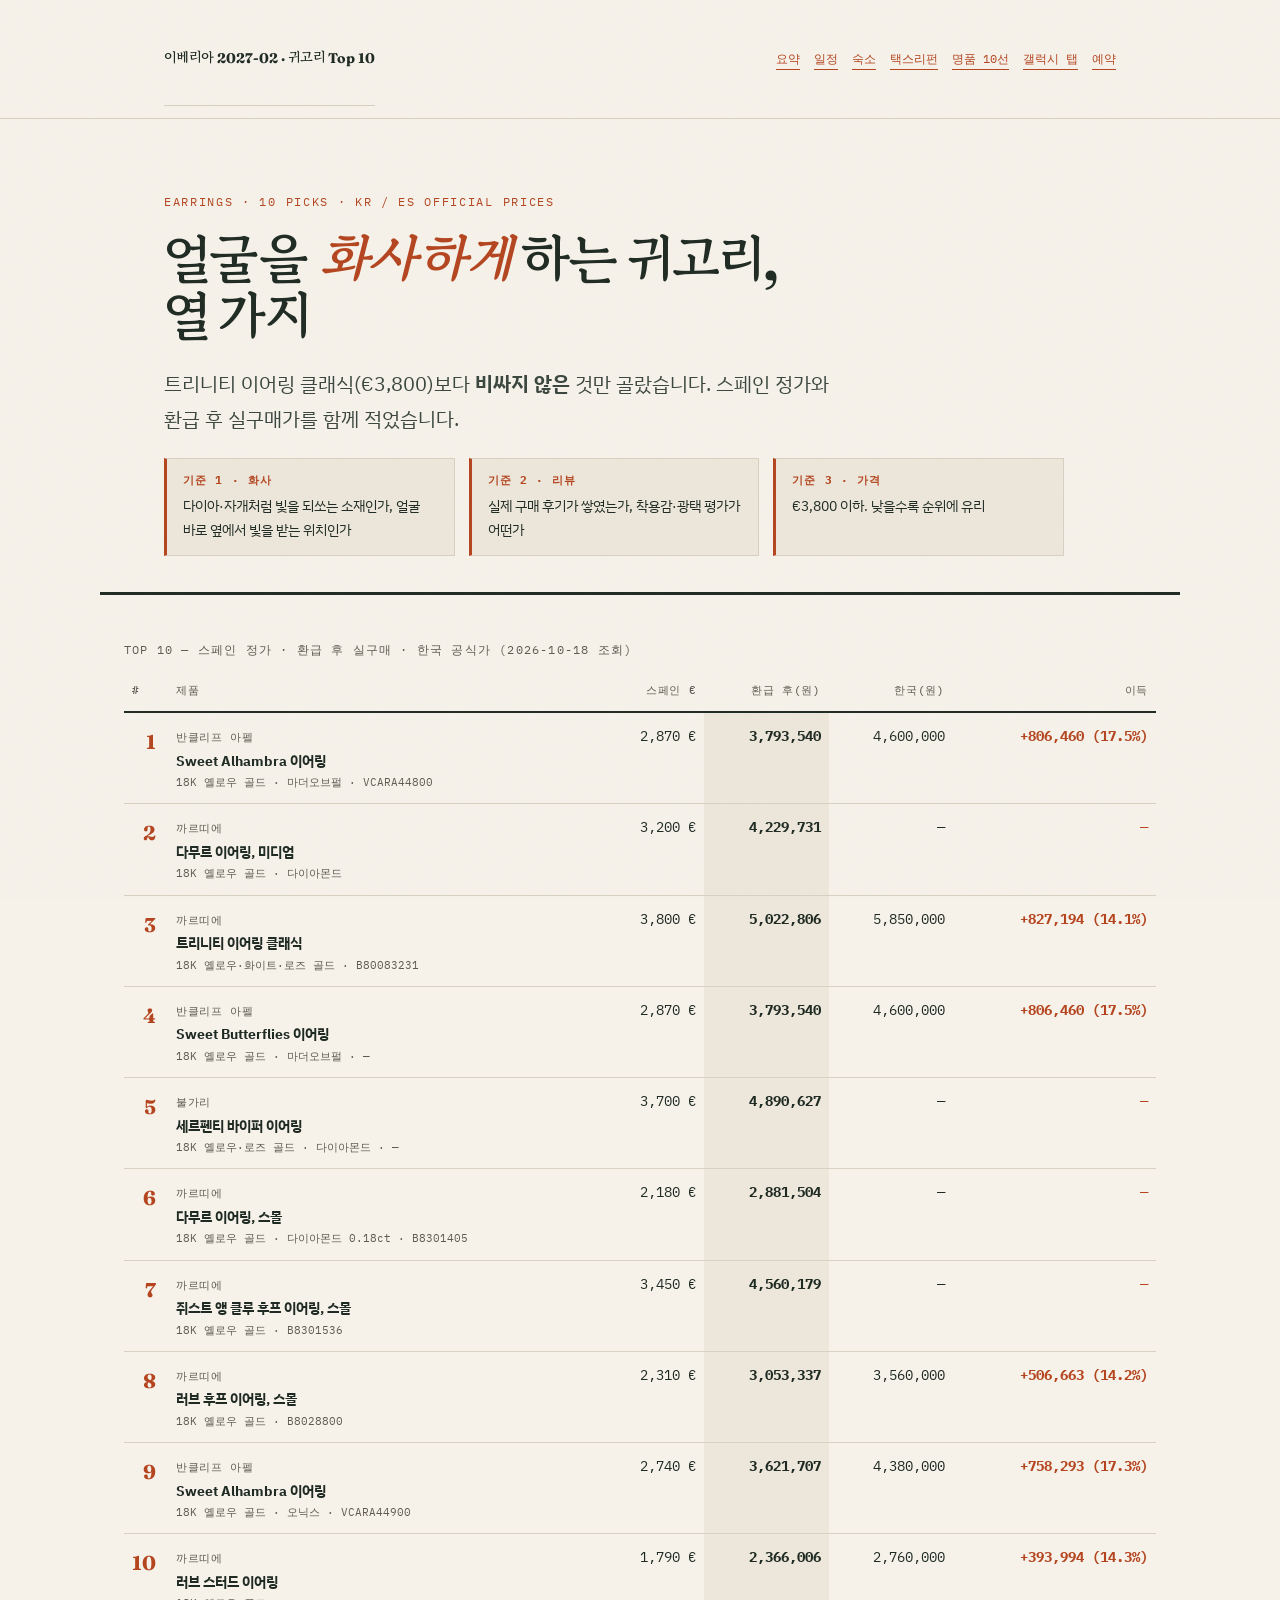
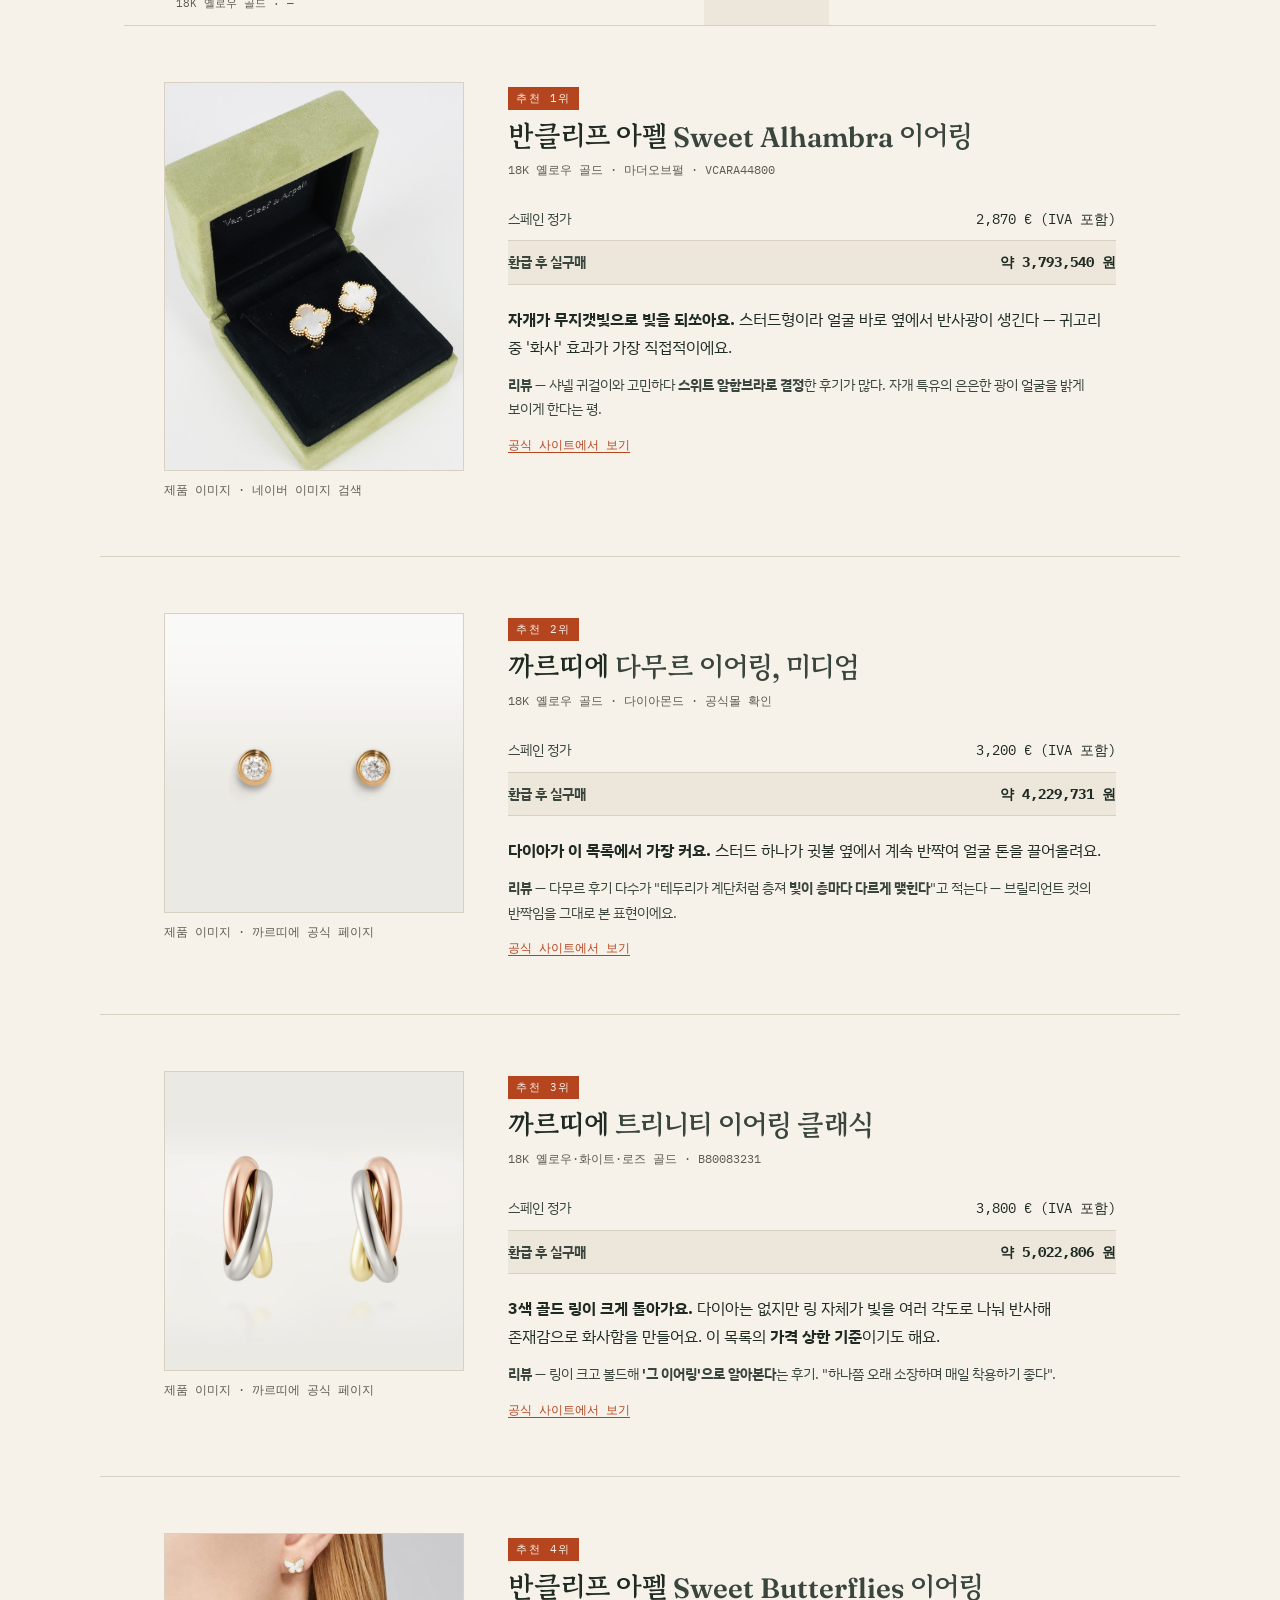
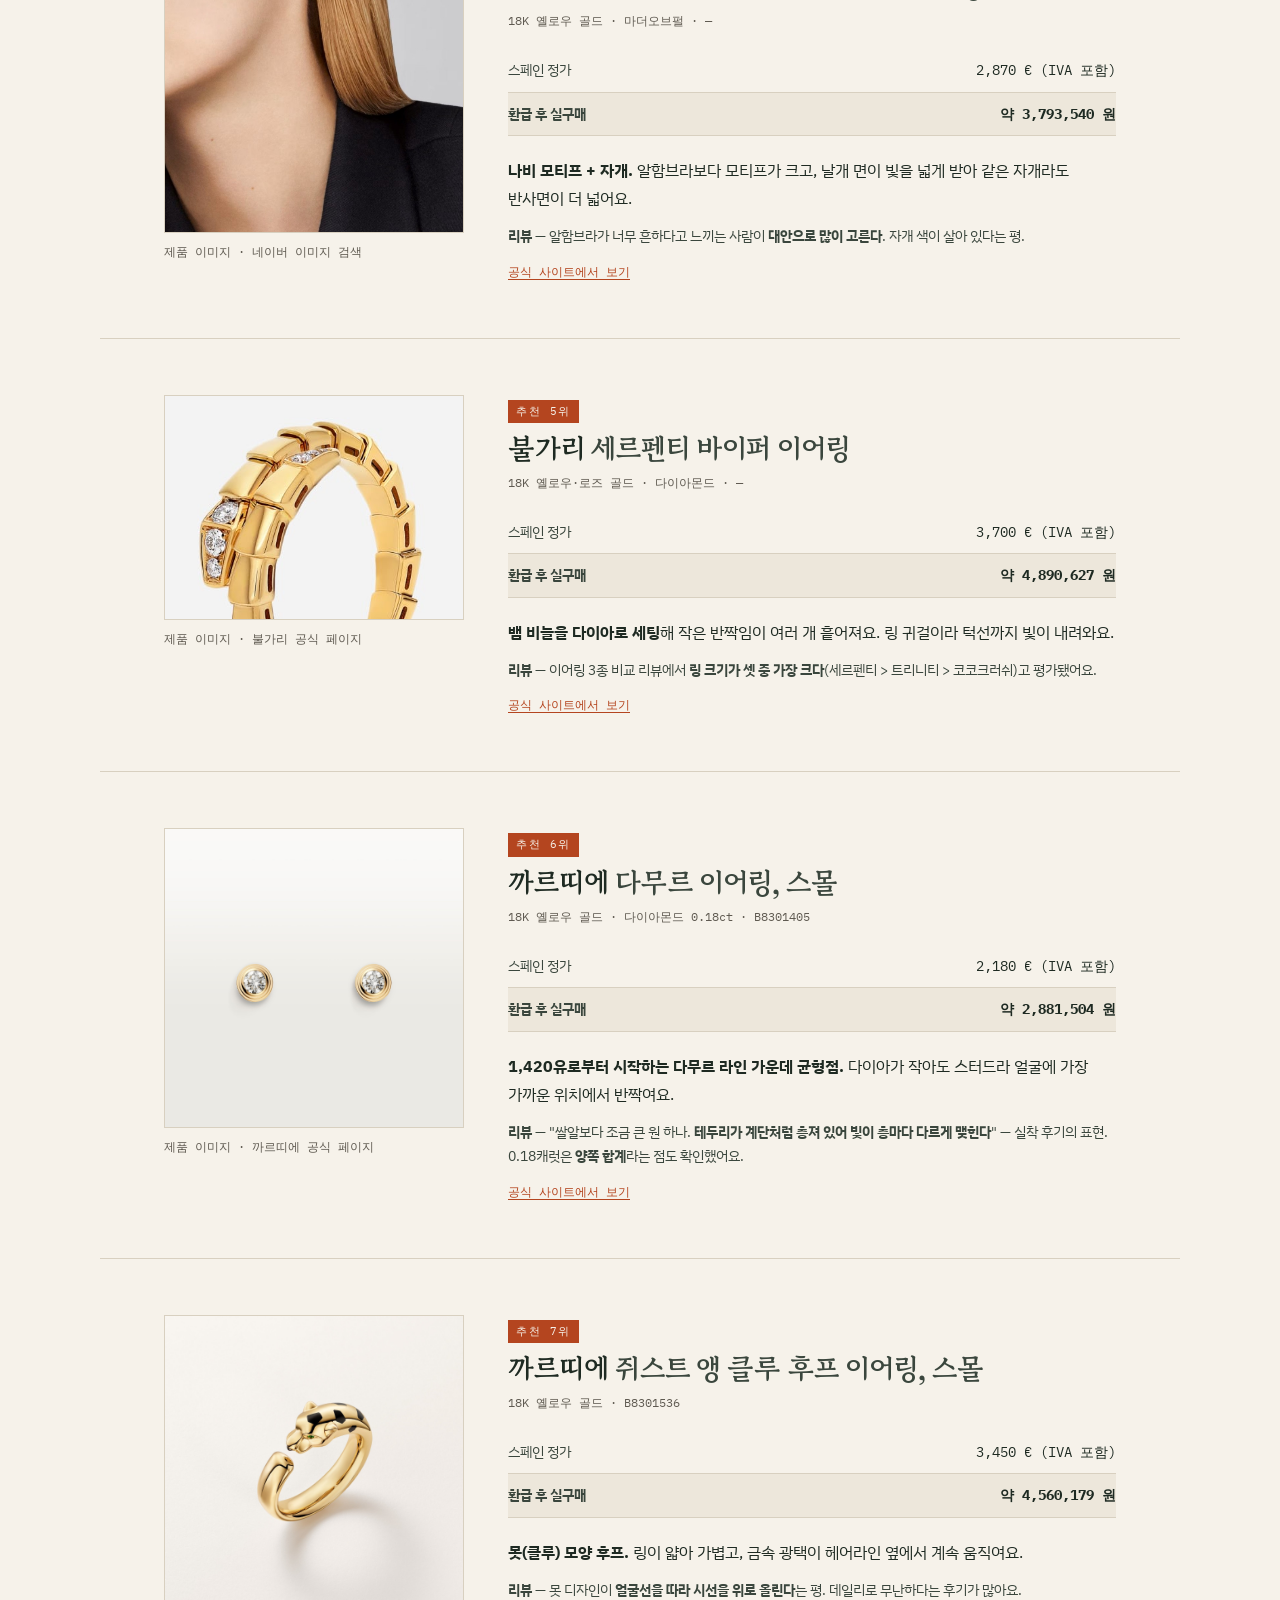
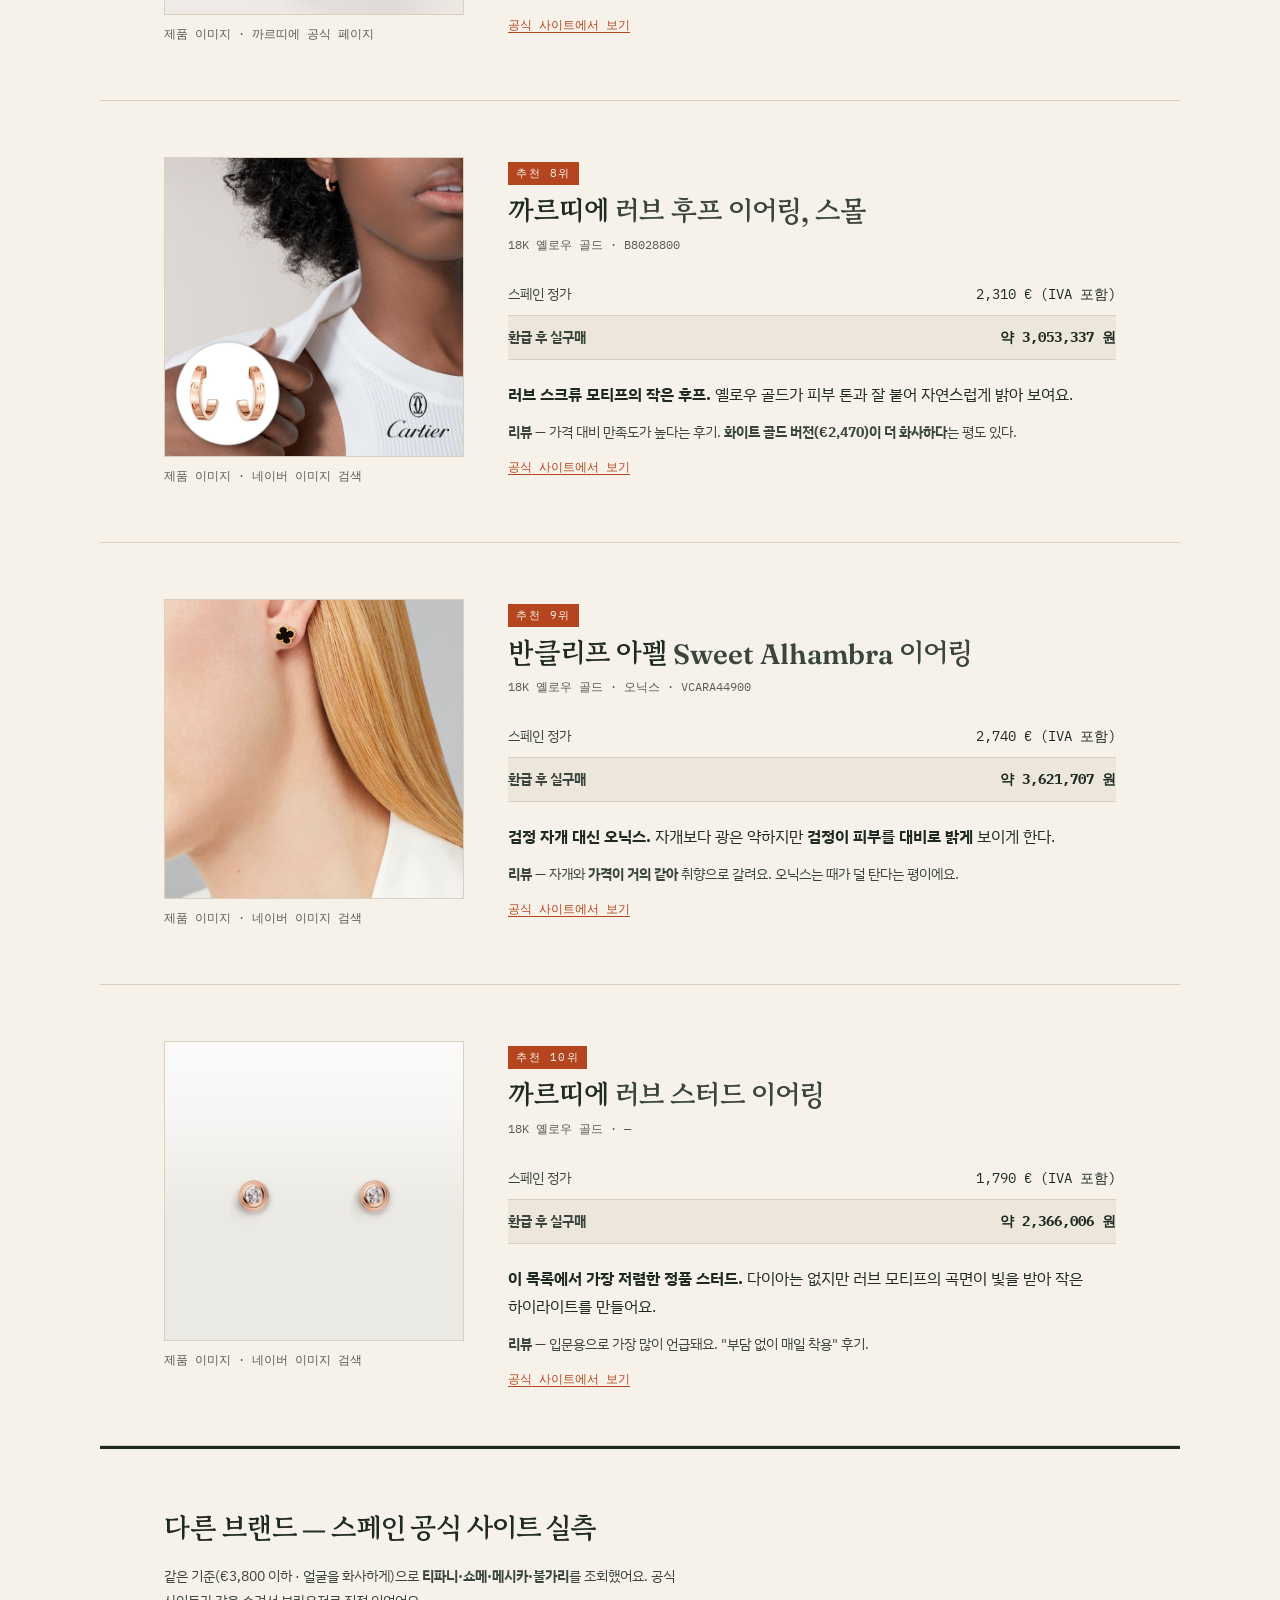
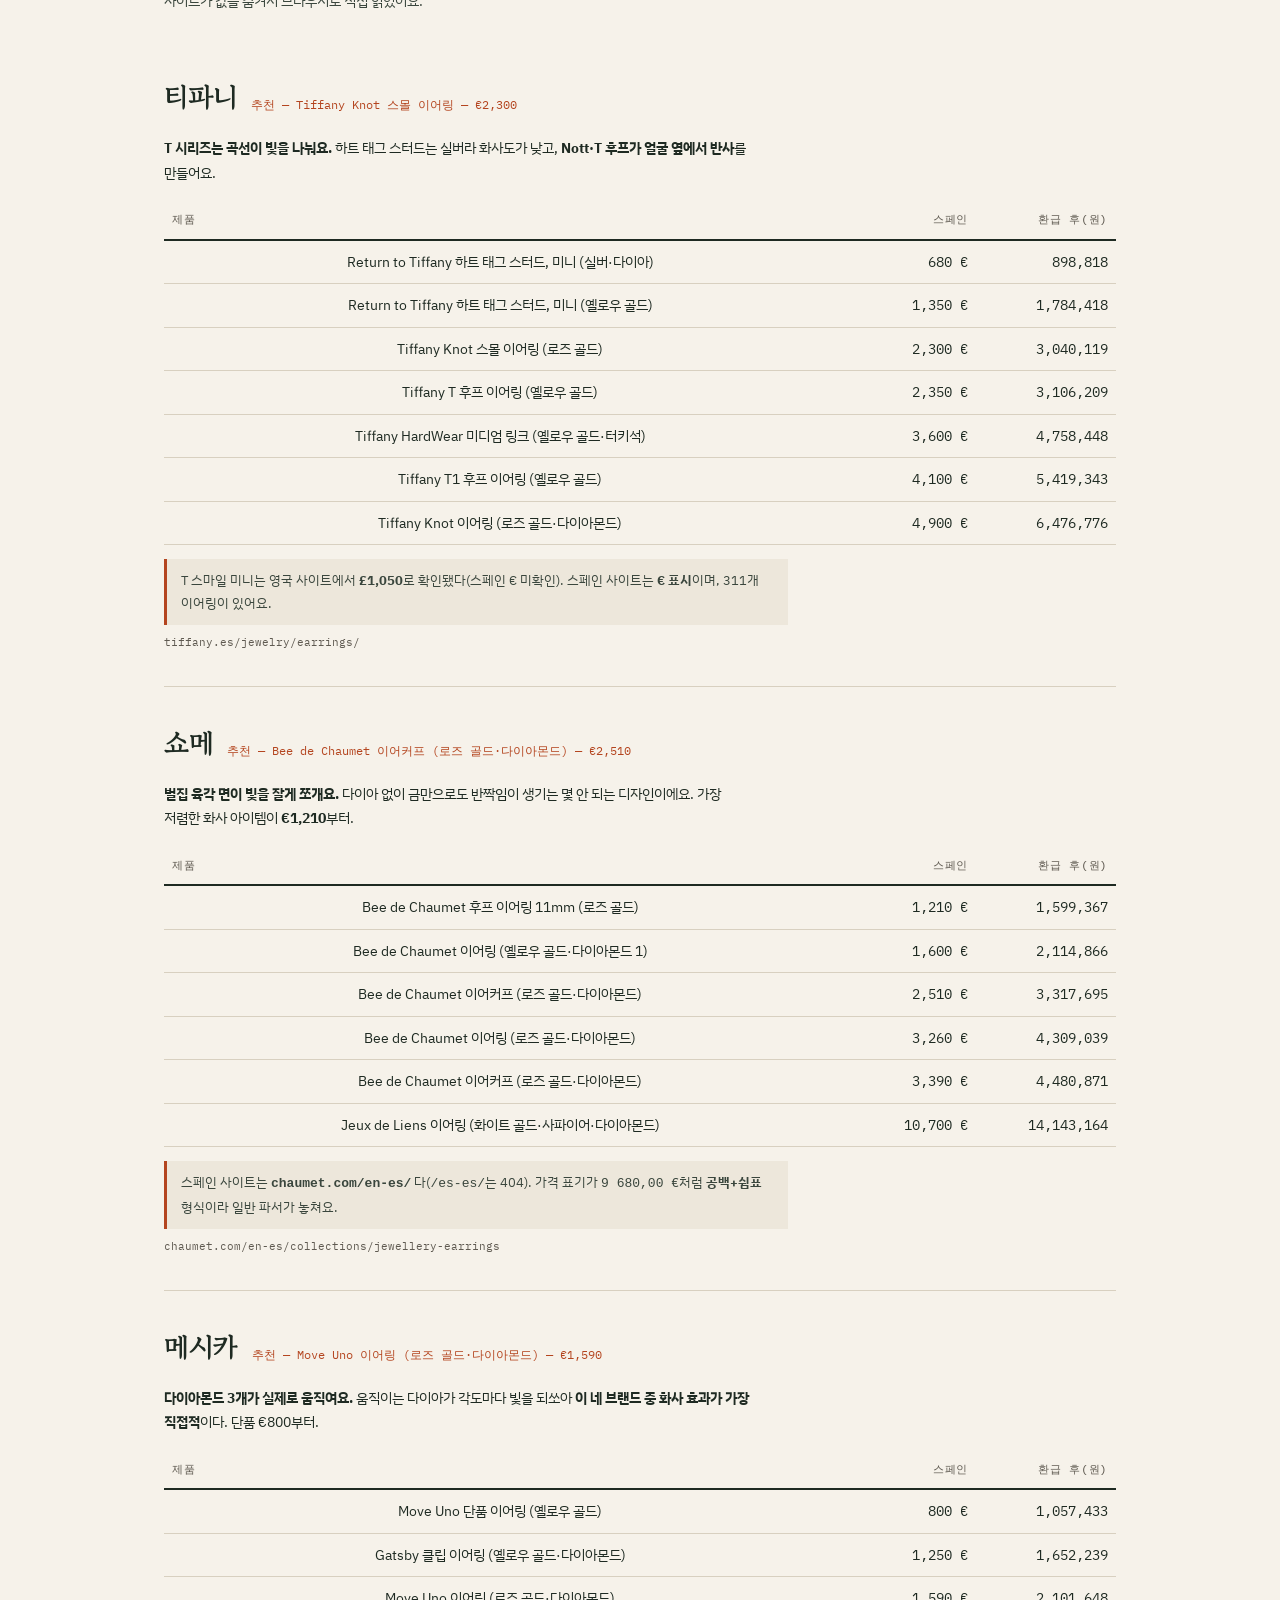
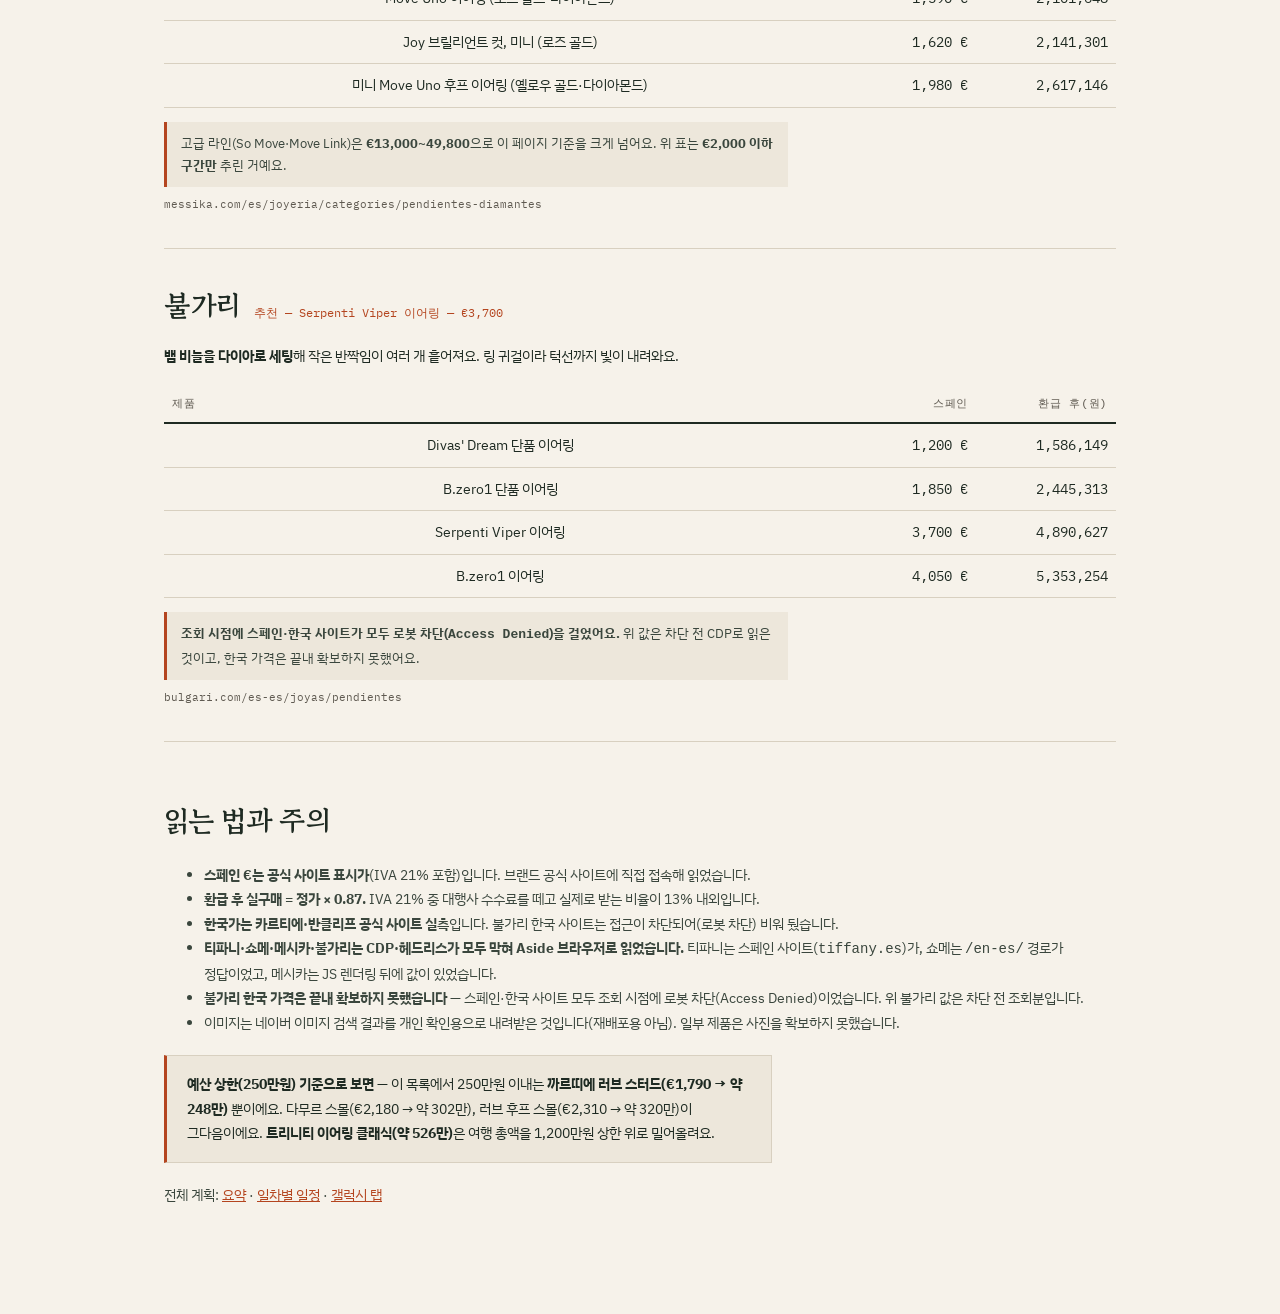
<file: earrings.html>
<!doctype html>
<html lang="ko">
<head>
<meta charset="utf-8">
<meta name="viewport" content="width=device-width,initial-scale=1">
<title>얼굴을 화사하게 하는 귀고리 Top 10 · 이베리아 2027-02</title>
<link rel="preconnect" href="https://fonts.googleapis.com">
<link rel="preconnect" href="https://fonts.gstatic.com" crossorigin>
<link href="https://fonts.googleapis.com/css2?family=Fraunces:opsz,wght@9..144,600;9..144,700&family=Gowun+Batang:wght@400;700&family=IBM+Plex+Mono:wght@400;500&family=IBM+Plex+Sans+KR:wght@400;500;700&display=swap" rel="stylesheet">
<link rel="stylesheet" href="styles/tokens.css">
<style>
*{box-sizing:border-box}
body{margin:0;background:var(--paper);color:var(--ink);font-family:var(--font-body);
  font-size:var(--fs-body);line-height:1.75;-webkit-font-smoothing:antialiased;
  word-break:keep-all;line-break:strict;overflow-wrap:break-word;hyphens:none}
body::after{content:"";position:fixed;inset:0;pointer-events:none;z-index:99;opacity:.035;
  background-image:url("data:image/svg+xml;utf8,%3Csvg xmlns='http://www.w3.org/2000/svg' width='160' height='160'%3E%3Cfilter id='n'%3E%3CfeTurbulence type='fractalNoise' baseFrequency='.85' numOctaves='3'/%3E%3C/filter%3E%3Crect width='160' height='160' filter='url(%23n)'/%3E%3C/svg%3E")}
.wrap{max-width:var(--maxw);margin:0 auto;padding:0 var(--pad-x)}
a{color:var(--accent)}
.topbar{position:sticky;top:0;z-index:40;background:var(--paper);border-bottom:1px solid var(--rule)}
.topbar .wrap{display:flex;align-items:baseline;gap:14px;padding-top:12px;padding-bottom:12px}
.topbar .brand{font-family:var(--font-display);font-weight:700;font-size:var(--fs-small)}
.topbar .links{margin-left:auto;display:flex;gap:14px;font-family:var(--font-mono);font-size:var(--fs-caption)}
.topbar a{text-decoration:none;border-bottom:1px solid currentColor}
.hero{padding-top:72px;padding-bottom:36px;border-bottom:3px solid var(--rule-strong)}
.kicker{font-family:var(--font-mono);font-size:var(--fs-caption);letter-spacing:.14em;
  text-transform:uppercase;color:var(--accent);margin:0 0 20px}
.hero h1{font-family:var(--font-display);font-weight:700;font-size:clamp(2rem,5vw,3.3rem);
  line-height:1.08;letter-spacing:-.02em;margin:0 0 20px;text-wrap:balance}
.hero h1 em{font-style:italic;color:var(--accent)}
.hero .lede{max-width:58ch;font-size:var(--fs-lead);color:var(--ink-soft);margin:0 0 22px}
.crit{display:grid;gap:14px;grid-template-columns:repeat(auto-fit,minmax(230px,1fr));max-width:900px}
.crit div{border:1px solid var(--rule);border-left:3px solid var(--accent);background:var(--paper-2);
  padding:12px 16px;font-size:var(--fs-small)}
.crit b{display:block;font-family:var(--font-mono);font-size:11px;letter-spacing:.1em;
  text-transform:uppercase;color:var(--accent);margin-bottom:4px}

.rank{max-width:var(--maxw);margin:0 auto;padding:44px 24px 0}
table.top{width:100%;border-collapse:collapse;font-size:var(--fs-small)}
table.top caption{text-align:left;font-family:var(--font-mono);font-size:12px;letter-spacing:.1em;
  text-transform:uppercase;color:var(--muted);padding-bottom:10px}
table.top th,table.top td{padding:11px 8px;border-bottom:1px solid var(--rule);vertical-align:top}
table.top thead th{font-family:var(--font-mono);font-size:11px;letter-spacing:.06em;text-transform:uppercase;
  color:var(--muted);font-weight:500;border-bottom:2px solid var(--rule-strong);text-align:right;white-space:nowrap}
table.top thead th:first-child,table.top thead th:nth-child(2){text-align:left}
table.top td.rk{font-family:var(--font-display);font-weight:700;font-size:var(--fs-lead);
  color:var(--accent);width:34px;text-align:right;padding-right:12px}
table.top td.nm b{display:block;font-weight:700}
table.top td.nm small{display:block;font-family:var(--font-mono);font-size:11px;color:var(--muted)}
.b{font-family:var(--font-mono);font-size:11px;color:var(--muted);letter-spacing:.06em}
table.top td.ct{text-align:right;font-family:var(--font-mono);font-variant-numeric:tabular-nums;white-space:nowrap}
table.top td.hi{background:var(--paper-2);font-weight:700}
table.top td.gain{color:var(--accent);font-weight:700}

.pick{display:grid;grid-template-columns:300px minmax(0,1fr);gap:44px;max-width:var(--maxw);
  margin:0 auto;padding:56px var(--pad-x);border-bottom:1px solid var(--rule)}
.pick-media img{width:100%;height:auto;display:block;border:1px solid var(--rule);background:var(--paper-clean)}
.pick-media .cap{font-family:var(--font-mono);font-size:12px;color:var(--muted);margin:8px 0 0}
.pick-rank{font-family:var(--font-mono);font-size:11px;letter-spacing:.14em;text-transform:uppercase;
  color:var(--paper);background:var(--accent);display:inline-block;padding:2px 8px;margin:0 0 10px}
.pick h2{font-family:var(--font-display);font-weight:700;font-size:var(--fs-h3);margin:0 0 4px;line-height:1.25}
.pick h2 span{font-weight:600;color:var(--ink-soft)}
.pick-spec{margin:0 0 18px;font-family:var(--font-mono);font-size:12px;color:var(--muted)}
table.p2{width:100%;border-collapse:collapse;font-size:var(--fs-small);margin:0 0 20px}
table.p2 th{text-align:left;padding:9px 0;border-bottom:1px solid var(--rule);font-weight:400;color:var(--ink-soft);width:46%}
table.p2 td{text-align:right;padding:9px 0;border-bottom:1px solid var(--rule);font-family:var(--font-mono)}
table.p2 tr.hi th,table.p2 tr.hi td{background:var(--paper-2);font-weight:700}
.why{margin:0 0 12px}
.rev{font-size:var(--fs-small);color:var(--ink-soft);margin:0 0 12px}
.lnk{font-family:var(--font-mono);font-size:12px;margin:0}
.lnk a{text-decoration:none;border-bottom:1px solid currentColor}

.brands{max-width:var(--maxw);margin:0 auto;padding:56px var(--pad-x) 0;border-top:3px solid var(--rule-strong)}
.brands-h{font-family:var(--font-display);font-weight:700;font-size:var(--fs-h3);margin:0 0 10px;letter-spacing:-.01em}
.brands-sub{font-size:var(--fs-small);color:var(--ink-soft);max-width:70ch;margin:0 0 28px}
.brand{border-bottom:1px solid var(--rule);padding:34px 0}
.brand header{display:flex;flex-wrap:wrap;align-items:baseline;gap:14px;margin-bottom:12px}
.brand h2{font-family:var(--font-display);font-weight:700;font-size:var(--fs-h3);margin:0;letter-spacing:-.01em}
.bpick{margin:0;font-family:var(--font-mono);font-size:12px;color:var(--accent)}
.bwhy{margin:0 0 16px;font-size:var(--fs-small);max-width:74ch}
table.bt{width:100%;border-collapse:collapse;font-size:var(--fs-small);margin:0 0 14px}
table.bt th,table.bt td{padding:9px 8px;border-bottom:1px solid var(--rule);vertical-align:top}
table.bt thead th{font-family:var(--font-mono);font-size:11px;letter-spacing:.06em;text-transform:uppercase;
  color:var(--muted);font-weight:500;border-bottom:2px solid var(--rule-strong);text-align:right}
table.bt thead th:first-child{text-align:left}
table.bt th[scope=row]{font-weight:400;color:var(--ink)}
table.bt td{text-align:right;font-family:var(--font-mono);font-variant-numeric:tabular-nums;white-space:nowrap;width:140px}
.bnote{font-size:13px;color:var(--ink-soft);background:var(--paper-2);border-left:3px solid var(--accent);
  padding:10px 14px;margin:0 0 8px;max-width:78ch}
.bsrc{margin:0;font-family:var(--font-mono);font-size:11px;color:var(--muted)}

.tail{max-width:var(--maxw);margin:0 auto;padding:56px var(--pad-x) 96px}
.tail h2{font-family:var(--font-display);font-size:var(--fs-h3);margin:0 0 16px}
.tail p,.tail li{font-size:var(--fs-small);color:var(--ink-soft)}
.warn{border:1px solid var(--rule);border-left:3px solid var(--accent);background:var(--paper-2);
  padding:16px 20px;margin:20px 0 0;font-size:var(--fs-small);max-width:76ch}

@media (max-width:820px){
  .pick{grid-template-columns:1fr;gap:22px;padding:44px var(--pad-x)}
  .pick-media img{max-width:300px}
  .hero{padding-top:44px;padding-bottom:30px}
  .wrap,.rank{padding-left:var(--pad-x);padding-right:var(--pad-x)}
  table.top{font-size:12px}
  table.top td.rk{font-size:var(--fs-small)}
  table.top td.nm small{display:none}
  table.top th:nth-child(5),table.top td:nth-child(5),
  table.top th:nth-child(6),table.top td:nth-child(6){display:none}
  .brands{padding:44px var(--pad-x) 0}
  table.bt{font-size:12px}
  table.bt td{width:auto}
  .brand header{gap:8px}
}
@media print{
  .topbar,.tail,.crit{display:none}
  .pick{break-inside:avoid;break-before:page;padding:20px 0}
  .pick:first-of-type{break-before:auto}
  body::after{display:none}
}
</style>
</head>
<body>

<div class="topbar">
  <div class="wrap">
    <span class="brand">이베리아 2027-02 · 귀고리 Top 10</span>
    <span class="links">
      <a href="index.html">요약</a>
      <a href="itinerary.html">일정</a>
      <a href="accommodation.html">숙소</a>
      <a href="taxrefund.html">택스리펀</a>
      <a href="luxury.html">명품 10선</a>
      <a href="galaxytab.html">갤럭시 탭</a>
      <a href="reservations.html">예약</a>
    </span>
  </div>
</div>

<main>
<section class="hero wrap">
  <p class="kicker">Earrings · 10 picks · KR / ES official prices</p>
  <h1>얼굴을 <em>화사하게</em> 하는 귀고리,<br>열 가지</h1>
  <p class="lede">트리니티 이어링 클래식(€3,800)보다 <b>비싸지 않은</b> 것만 골랐습니다.
    스페인 정가와 환급 후 실구매가를 함께 적었습니다.</p>
  <div class="crit">
    <div><b>기준 1 · 화사</b>다이아·자개처럼 빛을 되쏘는 소재인가, 얼굴 바로 옆에서 빛을 받는 위치인가</div>
    <div><b>기준 2 · 리뷰</b>실제 구매 후기가 쌓였는가, 착용감·광택 평가가 어떤가</div>
    <div><b>기준 3 · 가격</b>€3,800 이하. 낮을수록 순위에 유리</div>
  </div>
</section>

<section class="rank">
  <table class="top">
    <caption>Top 10 — 스페인 정가 · 환급 후 실구매 · 한국 공식가 (2026-10-18 조회)</caption>
    <thead>
      <tr><th scope="col">#</th><th scope="col">제품</th><th scope="col">스페인 €</th>
          <th scope="col">환급 후(원)</th><th scope="col">한국(원)</th><th scope="col">이득</th></tr>
    </thead>
    <tbody>
<tr><td class="rk">1</td><td class="nm"><span class="b">반클리프 아펠</span><b>Sweet Alhambra 이어링</b><small>18K 옐로우 골드 · 마더오브펄 · VCARA44800</small></td><td class="ct">2,870 €</td><td class="ct hi">3,793,540</td><td class="ct">4,600,000</td><td class="ct gain">+806,460 (17.5%)</td></tr>
<tr><td class="rk">2</td><td class="nm"><span class="b">까르띠에</span><b>다무르 이어링, 미디엄</b><small>18K 옐로우 골드 · 다이아몬드</small></td><td class="ct">3,200 €</td><td class="ct hi">4,229,731</td><td class="ct">—</td><td class="ct gain">—</td></tr>
<tr><td class="rk">3</td><td class="nm"><span class="b">까르띠에</span><b>트리니티 이어링 클래식</b><small>18K 옐로우·화이트·로즈 골드 · B80083231</small></td><td class="ct">3,800 €</td><td class="ct hi">5,022,806</td><td class="ct">5,850,000</td><td class="ct gain">+827,194 (14.1%)</td></tr>
<tr><td class="rk">4</td><td class="nm"><span class="b">반클리프 아펠</span><b>Sweet Butterflies 이어링</b><small>18K 옐로우 골드 · 마더오브펄 · —</small></td><td class="ct">2,870 €</td><td class="ct hi">3,793,540</td><td class="ct">4,600,000</td><td class="ct gain">+806,460 (17.5%)</td></tr>
<tr><td class="rk">5</td><td class="nm"><span class="b">불가리</span><b>세르펜티 바이퍼 이어링</b><small>18K 옐로우·로즈 골드 · 다이아몬드 · —</small></td><td class="ct">3,700 €</td><td class="ct hi">4,890,627</td><td class="ct">—</td><td class="ct gain">—</td></tr>
<tr><td class="rk">6</td><td class="nm"><span class="b">까르띠에</span><b>다무르 이어링, 스몰</b><small>18K 옐로우 골드 · 다이아몬드 0.18ct · B8301405</small></td><td class="ct">2,180 €</td><td class="ct hi">2,881,504</td><td class="ct">—</td><td class="ct gain">—</td></tr>
<tr><td class="rk">7</td><td class="nm"><span class="b">까르띠에</span><b>쥐스트 앵 클루 후프 이어링, 스몰</b><small>18K 옐로우 골드 · B8301536</small></td><td class="ct">3,450 €</td><td class="ct hi">4,560,179</td><td class="ct">—</td><td class="ct gain">—</td></tr>
<tr><td class="rk">8</td><td class="nm"><span class="b">까르띠에</span><b>러브 후프 이어링, 스몰</b><small>18K 옐로우 골드 · B8028800</small></td><td class="ct">2,310 €</td><td class="ct hi">3,053,337</td><td class="ct">3,560,000</td><td class="ct gain">+506,663 (14.2%)</td></tr>
<tr><td class="rk">9</td><td class="nm"><span class="b">반클리프 아펠</span><b>Sweet Alhambra 이어링</b><small>18K 옐로우 골드 · 오닉스 · VCARA44900</small></td><td class="ct">2,740 €</td><td class="ct hi">3,621,707</td><td class="ct">4,380,000</td><td class="ct gain">+758,293 (17.3%)</td></tr>
<tr><td class="rk">10</td><td class="nm"><span class="b">까르띠에</span><b>러브 스터드 이어링</b><small>18K 옐로우 골드 · —</small></td><td class="ct">1,790 €</td><td class="ct hi">2,366,006</td><td class="ct">2,760,000</td><td class="ct gain">+393,994 (14.3%)</td></tr>
    </tbody>
  </table>
</section>


<article class="pick">
  <div class="pick-media">
    <img src="img/jewelry/ear1-vca-sweet-alhambra-mop.jpg" alt="반클리프 아펠 Sweet Alhambra 이어링" loading="lazy">
    <p class="cap">제품 이미지 · 네이버 이미지 검색</p>
  </div>
  <div class="pick-body">
    <p class="pick-rank">추천 1위</p>
    <h2>반클리프 아펠 <span>Sweet Alhambra 이어링</span></h2>
    <p class="pick-spec">18K 옐로우 골드 · 마더오브펄 · VCARA44800</p>
    <table class="p2"><tbody>
      <tr><th scope="row">스페인 정가</th><td>2,870 €  (IVA 포함)</td></tr>
      <tr class="hi"><th scope="row">환급 후 실구매</th><td>약 3,793,540 원</td></tr>
    </tbody></table>
    <p class="why"><b>자개가 무지갯빛으로 빛을 되쏘아요.</b> 스터드형이라 얼굴 바로 옆에서 반사광이 생긴다 — 귀고리 중 '화사' 효과가 가장 직접적이에요.</p>
    <p class="rev"><b>리뷰</b> — 샤넬 귀걸이와 고민하다 <b>스위트 알함브라로 결정</b>한 후기가 많다. 자개 특유의 은은한 광이 얼굴을 밝게 보이게 한다는 평.</p>
    <p class="lnk"><a href="https://www.vancleefarpels.com/es/es/e-boutique/category/earrings.html">공식 사이트에서 보기</a></p>
  </div>
</article>

<article class="pick">
  <div class="pick-media">
    <img src="img/jewelry/ear2-cartier-damour-medium.jpg" alt="까르띠에 다무르 이어링, 미디엄" loading="lazy">
    <p class="cap">제품 이미지 · 까르띠에 공식 페이지</p>
  </div>
  <div class="pick-body">
    <p class="pick-rank">추천 2위</p>
    <h2>까르띠에 <span>다무르 이어링, 미디엄</span></h2>
    <p class="pick-spec">18K 옐로우 골드 · 다이아몬드 · 공식몰 확인</p>
    <table class="p2"><tbody>
      <tr><th scope="row">스페인 정가</th><td>3,200 €  (IVA 포함)</td></tr>
      <tr class="hi"><th scope="row">환급 후 실구매</th><td>약 4,229,731 원</td></tr>
    </tbody></table>
    <p class="why"><b>다이아가 이 목록에서 가장 커요.</b> 스터드 하나가 귓불 옆에서 계속 반짝여 얼굴 톤을 끌어올려요.</p>
    <p class="rev"><b>리뷰</b> — 다무르 후기 다수가 "테두리가 계단처럼 층져 <b>빛이 층마다 다르게 맺힌다</b>"고 적는다 — 브릴리언트 컷의 반짝임을 그대로 본 표현이에요.</p>
    <p class="lnk"><a href="https://www.cartier.com/es-es/jewellery/earrings/cartier-d-amour">공식 사이트에서 보기</a></p>
  </div>
</article>

<article class="pick">
  <div class="pick-media">
    <img src="img/jewelry/ear3-cartier-trinity-classic.jpg" alt="까르띠에 트리니티 이어링 클래식" loading="lazy">
    <p class="cap">제품 이미지 · 까르띠에 공식 페이지</p>
  </div>
  <div class="pick-body">
    <p class="pick-rank">추천 3위</p>
    <h2>까르띠에 <span>트리니티 이어링 클래식</span></h2>
    <p class="pick-spec">18K 옐로우·화이트·로즈 골드 · B80083231</p>
    <table class="p2"><tbody>
      <tr><th scope="row">스페인 정가</th><td>3,800 €  (IVA 포함)</td></tr>
      <tr class="hi"><th scope="row">환급 후 실구매</th><td>약 5,022,806 원</td></tr>
    </tbody></table>
    <p class="why"><b>3색 골드 링이 크게 돌아가요.</b> 다이아는 없지만 링 자체가 빛을 여러 각도로 나눠 반사해 존재감으로 화사함을 만들어요. 이 목록의 <b>가격 상한 기준</b>이기도 해요.</p>
    <p class="rev"><b>리뷰</b> — 링이 크고 볼드해 <b>'그 이어링'으로 알아본다</b>는 후기. "하나쯤 오래 소장하며 매일 착용하기 좋다".</p>
    <p class="lnk"><a href="https://www.cartier.com/es-es/jewellery/earrings/trinity/pendientes-trinity-tamano-clasico-CR80083231">공식 사이트에서 보기</a></p>
  </div>
</article>

<article class="pick">
  <div class="pick-media">
    <img src="img/jewelry/ear4-vca-sweet-butterflies.jpg" alt="반클리프 아펠 Sweet Butterflies 이어링" loading="lazy">
    <p class="cap">제품 이미지 · 네이버 이미지 검색</p>
  </div>
  <div class="pick-body">
    <p class="pick-rank">추천 4위</p>
    <h2>반클리프 아펠 <span>Sweet Butterflies 이어링</span></h2>
    <p class="pick-spec">18K 옐로우 골드 · 마더오브펄 · —</p>
    <table class="p2"><tbody>
      <tr><th scope="row">스페인 정가</th><td>2,870 €  (IVA 포함)</td></tr>
      <tr class="hi"><th scope="row">환급 후 실구매</th><td>약 3,793,540 원</td></tr>
    </tbody></table>
    <p class="why"><b>나비 모티프 + 자개.</b> 알함브라보다 모티프가 크고, 날개 면이 빛을 넓게 받아 같은 자개라도 반사면이 더 넓어요.</p>
    <p class="rev"><b>리뷰</b> — 알함브라가 너무 흔하다고 느끼는 사람이 <b>대안으로 많이 고른다</b>. 자개 색이 살아 있다는 평.</p>
    <p class="lnk"><a href="https://www.vancleefarpels.com/es/es/e-boutique/category/earrings.html">공식 사이트에서 보기</a></p>
  </div>
</article>

<article class="pick">
  <div class="pick-media">
    <img src="img/jewelry/ear5-bvlgari-serpenti-earrings.jpg" alt="불가리 세르펜티 바이퍼 이어링" loading="lazy">
    <p class="cap">제품 이미지 · 불가리 공식 페이지</p>
  </div>
  <div class="pick-body">
    <p class="pick-rank">추천 5위</p>
    <h2>불가리 <span>세르펜티 바이퍼 이어링</span></h2>
    <p class="pick-spec">18K 옐로우·로즈 골드 · 다이아몬드 · —</p>
    <table class="p2"><tbody>
      <tr><th scope="row">스페인 정가</th><td>3,700 €  (IVA 포함)</td></tr>
      <tr class="hi"><th scope="row">환급 후 실구매</th><td>약 4,890,627 원</td></tr>
    </tbody></table>
    <p class="why"><b>뱀 비늘을 다이아로 세팅</b>해 작은 반짝임이 여러 개 흩어져요. 링 귀걸이라 턱선까지 빛이 내려와요.</p>
    <p class="rev"><b>리뷰</b> — 이어링 3종 비교 리뷰에서 <b>링 크기가 셋 중 가장 크다</b>(세르펜티 > 트리니티 > 코코크러쉬)고 평가됐어요.</p>
    <p class="lnk"><a href="https://www.bulgari.com/es-es/joyas/pendientes">공식 사이트에서 보기</a></p>
  </div>
</article>

<article class="pick">
  <div class="pick-media">
    <img src="img/jewelry/ear6-cartier-damour-small.jpg" alt="까르띠에 다무르 이어링, 스몰" loading="lazy">
    <p class="cap">제품 이미지 · 까르띠에 공식 페이지</p>
  </div>
  <div class="pick-body">
    <p class="pick-rank">추천 6위</p>
    <h2>까르띠에 <span>다무르 이어링, 스몰</span></h2>
    <p class="pick-spec">18K 옐로우 골드 · 다이아몬드 0.18ct · B8301405</p>
    <table class="p2"><tbody>
      <tr><th scope="row">스페인 정가</th><td>2,180 €  (IVA 포함)</td></tr>
      <tr class="hi"><th scope="row">환급 후 실구매</th><td>약 2,881,504 원</td></tr>
    </tbody></table>
    <p class="why"><b>1,420유로부터 시작하는 다무르 라인 가운데 균형점.</b> 다이아가 작아도 스터드라 얼굴에 가장 가까운 위치에서 반짝여요.</p>
    <p class="rev"><b>리뷰</b> — "쌀알보다 조금 큰 원 하나. <b>테두리가 계단처럼 층져 있어 빛이 층마다 다르게 맺힌다</b>" — 실착 후기의 표현. 0.18캐럿은 <b>양쪽 합계</b>라는 점도 확인했어요.</p>
    <p class="lnk"><a href="https://www.cartier.com/es-es/jewellery/earrings/cartier-d-amour">공식 사이트에서 보기</a></p>
  </div>
</article>

<article class="pick">
  <div class="pick-media">
    <img src="img/jewelry/ear7-cartier-juc-hoop-small.jpg" alt="까르띠에 쥐스트 앵 클루 후프 이어링, 스몰" loading="lazy">
    <p class="cap">제품 이미지 · 까르띠에 공식 페이지</p>
  </div>
  <div class="pick-body">
    <p class="pick-rank">추천 7위</p>
    <h2>까르띠에 <span>쥐스트 앵 클루 후프 이어링, 스몰</span></h2>
    <p class="pick-spec">18K 옐로우 골드 · B8301536</p>
    <table class="p2"><tbody>
      <tr><th scope="row">스페인 정가</th><td>3,450 €  (IVA 포함)</td></tr>
      <tr class="hi"><th scope="row">환급 후 실구매</th><td>약 4,560,179 원</td></tr>
    </tbody></table>
    <p class="why"><b>못(클루) 모양 후프.</b> 링이 얇아 가볍고, 금속 광택이 헤어라인 옆에서 계속 움직여요.</p>
    <p class="rev"><b>리뷰</b> — 못 디자인이 <b>얼굴선을 따라 시선을 위로 올린다</b>는 평. 데일리로 무난하다는 후기가 많아요.</p>
    <p class="lnk"><a href="https://www.cartier.com/es-es/jewellery/earrings/juste-un-clou">공식 사이트에서 보기</a></p>
  </div>
</article>

<article class="pick">
  <div class="pick-media">
    <img src="img/jewelry/ear8-cartier-love-hoop-small.jpg" alt="까르띠에 러브 후프 이어링, 스몰" loading="lazy">
    <p class="cap">제품 이미지 · 네이버 이미지 검색</p>
  </div>
  <div class="pick-body">
    <p class="pick-rank">추천 8위</p>
    <h2>까르띠에 <span>러브 후프 이어링, 스몰</span></h2>
    <p class="pick-spec">18K 옐로우 골드 · B8028800</p>
    <table class="p2"><tbody>
      <tr><th scope="row">스페인 정가</th><td>2,310 €  (IVA 포함)</td></tr>
      <tr class="hi"><th scope="row">환급 후 실구매</th><td>약 3,053,337 원</td></tr>
    </tbody></table>
    <p class="why"><b>러브 스크류 모티프의 작은 후프.</b> 옐로우 골드가 피부 톤과 잘 붙어 자연스럽게 밝아 보여요.</p>
    <p class="rev"><b>리뷰</b> — 가격 대비 만족도가 높다는 후기. <b>화이트 골드 버전(€2,470)이 더 화사하다</b>는 평도 있다.</p>
    <p class="lnk"><a href="https://www.cartier.com/es-es/jewellery/earrings/love">공식 사이트에서 보기</a></p>
  </div>
</article>

<article class="pick">
  <div class="pick-media">
    <img src="img/jewelry/ear9-vca-sweet-alhambra-onyx.jpg" alt="반클리프 아펠 Sweet Alhambra 이어링" loading="lazy">
    <p class="cap">제품 이미지 · 네이버 이미지 검색</p>
  </div>
  <div class="pick-body">
    <p class="pick-rank">추천 9위</p>
    <h2>반클리프 아펠 <span>Sweet Alhambra 이어링</span></h2>
    <p class="pick-spec">18K 옐로우 골드 · 오닉스 · VCARA44900</p>
    <table class="p2"><tbody>
      <tr><th scope="row">스페인 정가</th><td>2,740 €  (IVA 포함)</td></tr>
      <tr class="hi"><th scope="row">환급 후 실구매</th><td>약 3,621,707 원</td></tr>
    </tbody></table>
    <p class="why"><b>검정 자개 대신 오닉스.</b> 자개보다 광은 약하지만 <b>검정이 피부를 대비로 밝게</b> 보이게 한다.</p>
    <p class="rev"><b>리뷰</b> — 자개와 <b>가격이 거의 같아</b> 취향으로 갈려요. 오닉스는 때가 덜 탄다는 평이에요.</p>
    <p class="lnk"><a href="https://www.vancleefarpels.com/es/es/e-boutique/category/earrings.html">공식 사이트에서 보기</a></p>
  </div>
</article>

<article class="pick">
  <div class="pick-media">
    <img src="img/jewelry/ear10-cartier-love-studs.jpg" alt="까르띠에 러브 스터드 이어링" loading="lazy">
    <p class="cap">제품 이미지 · 네이버 이미지 검색</p>
  </div>
  <div class="pick-body">
    <p class="pick-rank">추천 10위</p>
    <h2>까르띠에 <span>러브 스터드 이어링</span></h2>
    <p class="pick-spec">18K 옐로우 골드 · —</p>
    <table class="p2"><tbody>
      <tr><th scope="row">스페인 정가</th><td>1,790 €  (IVA 포함)</td></tr>
      <tr class="hi"><th scope="row">환급 후 실구매</th><td>약 2,366,006 원</td></tr>
    </tbody></table>
    <p class="why"><b>이 목록에서 가장 저렴한 정품 스터드.</b> 다이아는 없지만 러브 모티프의 곡면이 빛을 받아 작은 하이라이트를 만들어요.</p>
    <p class="rev"><b>리뷰</b> — 입문용으로 가장 많이 언급돼요. "부담 없이 매일 착용" 후기.</p>
    <p class="lnk"><a href="https://www.cartier.com/es-es/jewellery/earrings/love">공식 사이트에서 보기</a></p>
  </div>
</article>

<section class="brands">
  <h2 class="brands-h">다른 브랜드 — 스페인 공식 사이트 실측</h2>
  <p class="brands-sub">같은 기준(€3,800 이하 · 얼굴을 화사하게)으로 <b>티파니·쇼메·메시카·불가리</b>를 조회했어요.
    공식 사이트가 값을 숨겨서 브라우저로 직접 읽었어요.</p>

<article class="brand">
  <header>
    <h2>티파니</h2>
    <p class="bpick">추천 — Tiffany Knot 스몰 이어링 — €2,300</p>
  </header>
  <p class="bwhy"><b>T 시리즈는 곡선이 빛을 나눠요.</b> 하트 태그 스터드는 실버라 화사도가 낮고, <b>Nott·T 후프가 얼굴 옆에서 반사</b>를 만들어요.</p>
  <table class="bt">
    <thead><tr><th scope="col">제품</th><th scope="col">스페인</th><th scope="col">환급 후(원)</th></tr></thead>
    <tbody><tr><th scope="row">Return to Tiffany 하트 태그 스터드, 미니 (실버·다이아)</th><td>680 €</td><td>898,818</td></tr><tr><th scope="row">Return to Tiffany 하트 태그 스터드, 미니 (옐로우 골드)</th><td>1,350 €</td><td>1,784,418</td></tr><tr><th scope="row">Tiffany Knot 스몰 이어링 (로즈 골드)</th><td>2,300 €</td><td>3,040,119</td></tr><tr><th scope="row">Tiffany T 후프 이어링 (옐로우 골드)</th><td>2,350 €</td><td>3,106,209</td></tr><tr><th scope="row">Tiffany HardWear 미디엄 링크 (옐로우 골드·터키석)</th><td>3,600 €</td><td>4,758,448</td></tr><tr><th scope="row">Tiffany T1 후프 이어링 (옐로우 골드)</th><td>4,100 €</td><td>5,419,343</td></tr><tr><th scope="row">Tiffany Knot 이어링 (로즈 골드·다이아몬드)</th><td>4,900 €</td><td>6,476,776</td></tr></tbody>
  </table>
  <p class="bnote">T 스마일 미니는 영국 사이트에서 <b>£1,050</b>로 확인됐다(스페인 € 미확인). 스페인 사이트는 <b>€ 표시</b>이며, 311개 이어링이 있어요.</p>
  <p class="bsrc">tiffany.es/jewelry/earrings/</p>
</article>

<article class="brand">
  <header>
    <h2>쇼메</h2>
    <p class="bpick">추천 — Bee de Chaumet 이어커프 (로즈 골드·다이아몬드) — €2,510</p>
  </header>
  <p class="bwhy"><b>벌집 육각 면이 빛을 잘게 쪼개요.</b> 다이아 없이 금만으로도 반짝임이 생기는 몇 안 되는 디자인이에요. 가장 저렴한 화사 아이템이 <b>€1,210</b>부터.</p>
  <table class="bt">
    <thead><tr><th scope="col">제품</th><th scope="col">스페인</th><th scope="col">환급 후(원)</th></tr></thead>
    <tbody><tr><th scope="row">Bee de Chaumet 후프 이어링 11mm (로즈 골드)</th><td>1,210 €</td><td>1,599,367</td></tr><tr><th scope="row">Bee de Chaumet 이어링 (옐로우 골드·다이아몬드 1)</th><td>1,600 €</td><td>2,114,866</td></tr><tr><th scope="row">Bee de Chaumet 이어커프 (로즈 골드·다이아몬드)</th><td>2,510 €</td><td>3,317,695</td></tr><tr><th scope="row">Bee de Chaumet 이어링 (로즈 골드·다이아몬드)</th><td>3,260 €</td><td>4,309,039</td></tr><tr><th scope="row">Bee de Chaumet 이어커프 (로즈 골드·다이아몬드)</th><td>3,390 €</td><td>4,480,871</td></tr><tr><th scope="row">Jeux de Liens 이어링 (화이트 골드·사파이어·다이아몬드)</th><td>10,700 €</td><td>14,143,164</td></tr></tbody>
  </table>
  <p class="bnote">스페인 사이트는 <b><code>chaumet.com/en-es/</code></b> 다(<code>/es-es/</code>는 404). 가격 표기가 <code>9 680,00 €</code>처럼 <b>공백+쉼표</b> 형식이라 일반 파서가 놓쳐요.</p>
  <p class="bsrc">chaumet.com/en-es/collections/jewellery-earrings</p>
</article>

<article class="brand">
  <header>
    <h2>메시카</h2>
    <p class="bpick">추천 — Move Uno 이어링 (로즈 골드·다이아몬드) — €1,590</p>
  </header>
  <p class="bwhy"><b>다이아몬드 3개가 실제로 움직여요.</b> 움직이는 다이아가 각도마다 빛을 되쏘아 <b>이 네 브랜드 중 화사 효과가 가장 직접적</b>이다. 단품 €800부터.</p>
  <table class="bt">
    <thead><tr><th scope="col">제품</th><th scope="col">스페인</th><th scope="col">환급 후(원)</th></tr></thead>
    <tbody><tr><th scope="row">Move Uno 단품 이어링 (옐로우 골드)</th><td>800 €</td><td>1,057,433</td></tr><tr><th scope="row">Gatsby 클립 이어링 (옐로우 골드·다이아몬드)</th><td>1,250 €</td><td>1,652,239</td></tr><tr><th scope="row">Move Uno 이어링 (로즈 골드·다이아몬드)</th><td>1,590 €</td><td>2,101,648</td></tr><tr><th scope="row">Joy 브릴리언트 컷, 미니 (로즈 골드)</th><td>1,620 €</td><td>2,141,301</td></tr><tr><th scope="row">미니 Move Uno 후프 이어링 (옐로우 골드·다이아몬드)</th><td>1,980 €</td><td>2,617,146</td></tr></tbody>
  </table>
  <p class="bnote">고급 라인(So Move·Move Link)은 <b>€13,000~49,800</b>으로 이 페이지 기준을 크게 넘어요. 위 표는 <b>€2,000 이하 구간만</b> 추린 거예요.</p>
  <p class="bsrc">messika.com/es/joyeria/categories/pendientes-diamantes</p>
</article>

<article class="brand">
  <header>
    <h2>불가리</h2>
    <p class="bpick">추천 — Serpenti Viper 이어링 — €3,700</p>
  </header>
  <p class="bwhy"><b>뱀 비늘을 다이아로 세팅</b>해 작은 반짝임이 여러 개 흩어져요. 링 귀걸이라 턱선까지 빛이 내려와요.</p>
  <table class="bt">
    <thead><tr><th scope="col">제품</th><th scope="col">스페인</th><th scope="col">환급 후(원)</th></tr></thead>
    <tbody><tr><th scope="row">Divas' Dream 단품 이어링</th><td>1,200 €</td><td>1,586,149</td></tr><tr><th scope="row">B.zero1 단품 이어링</th><td>1,850 €</td><td>2,445,313</td></tr><tr><th scope="row">Serpenti Viper 이어링</th><td>3,700 €</td><td>4,890,627</td></tr><tr><th scope="row">B.zero1 이어링</th><td>4,050 €</td><td>5,353,254</td></tr></tbody>
  </table>
  <p class="bnote"><b>조회 시점에 스페인·한국 사이트가 모두 로봇 차단(<code>Access Denied</code>)을 걸었어요.</b> 위 값은 차단 전 CDP로 읽은 것이고, 한국 가격은 끝내 확보하지 못했어요.</p>
  <p class="bsrc">bulgari.com/es-es/joyas/pendientes</p>
</article>
</section>

<section class="tail">
  <h2>읽는 법과 주의</h2>
  <ul>
    <li><b>스페인 €는 공식 사이트 표시가</b>(IVA 21% 포함)입니다. 브랜드 공식 사이트에 직접 접속해 읽었습니다.</li>
    <li><b>환급 후 실구매 = 정가 × 0.87.</b> IVA 21% 중 대행사 수수료를 떼고 실제로 받는 비율이 13% 내외입니다.</li>
    <li><b>한국가는 카르티에·반클리프 공식 사이트 실측</b>입니다. 불가리 한국 사이트는 접근이 차단되어(로봇 차단) 비워 뒀습니다.</li>
    <li><b>티파니·쇼메·메시카·불가리는 CDP·헤드리스가 모두 막혀 Aside 브라우저로 읽었습니다.</b> 티파니는 스페인 사이트(<code>tiffany.es</code>)가, 쇼메는 <code>/en-es/</code> 경로가 정답이었고, 메시카는 JS 렌더링 뒤에 값이 있었습니다.</li>
    <li><b>불가리 한국 가격은 끝내 확보하지 못했습니다</b> — 스페인·한국 사이트 모두 조회 시점에 로봇 차단(Access Denied)이었습니다. 위 불가리 값은 차단 전 조회분입니다.</li>
    <li>이미지는 네이버 이미지 검색 결과를 개인 확인용으로 내려받은 것입니다(재배포용 아님). 일부 제품은 사진을 확보하지 못했습니다.</li>
  </ul>
  <div class="warn">
    <b>예산 상한(250만원) 기준으로 보면</b> — 이 목록에서 250만원 이내는 <b>까르띠에 러브 스터드(€1,790 → 약 248만)</b> 뿐이에요.
    다무르 스몰(€2,180 → 약 302만), 러브 후프 스몰(€2,310 → 약 320만)이 그다음이에요.
    <b>트리니티 이어링 클래식(약 526만)</b>은 여행 총액을 1,200만원 상한 위로 밀어올려요.
  </div>
  <p style="margin-top:20px">전체 계획: <a href="index.html">요약</a> · <a href="itinerary.html">일차별 일정</a> · <a href="galaxytab.html">갤럭시 탭</a></p>
</section>
</main>
</body>
</html>
</file>
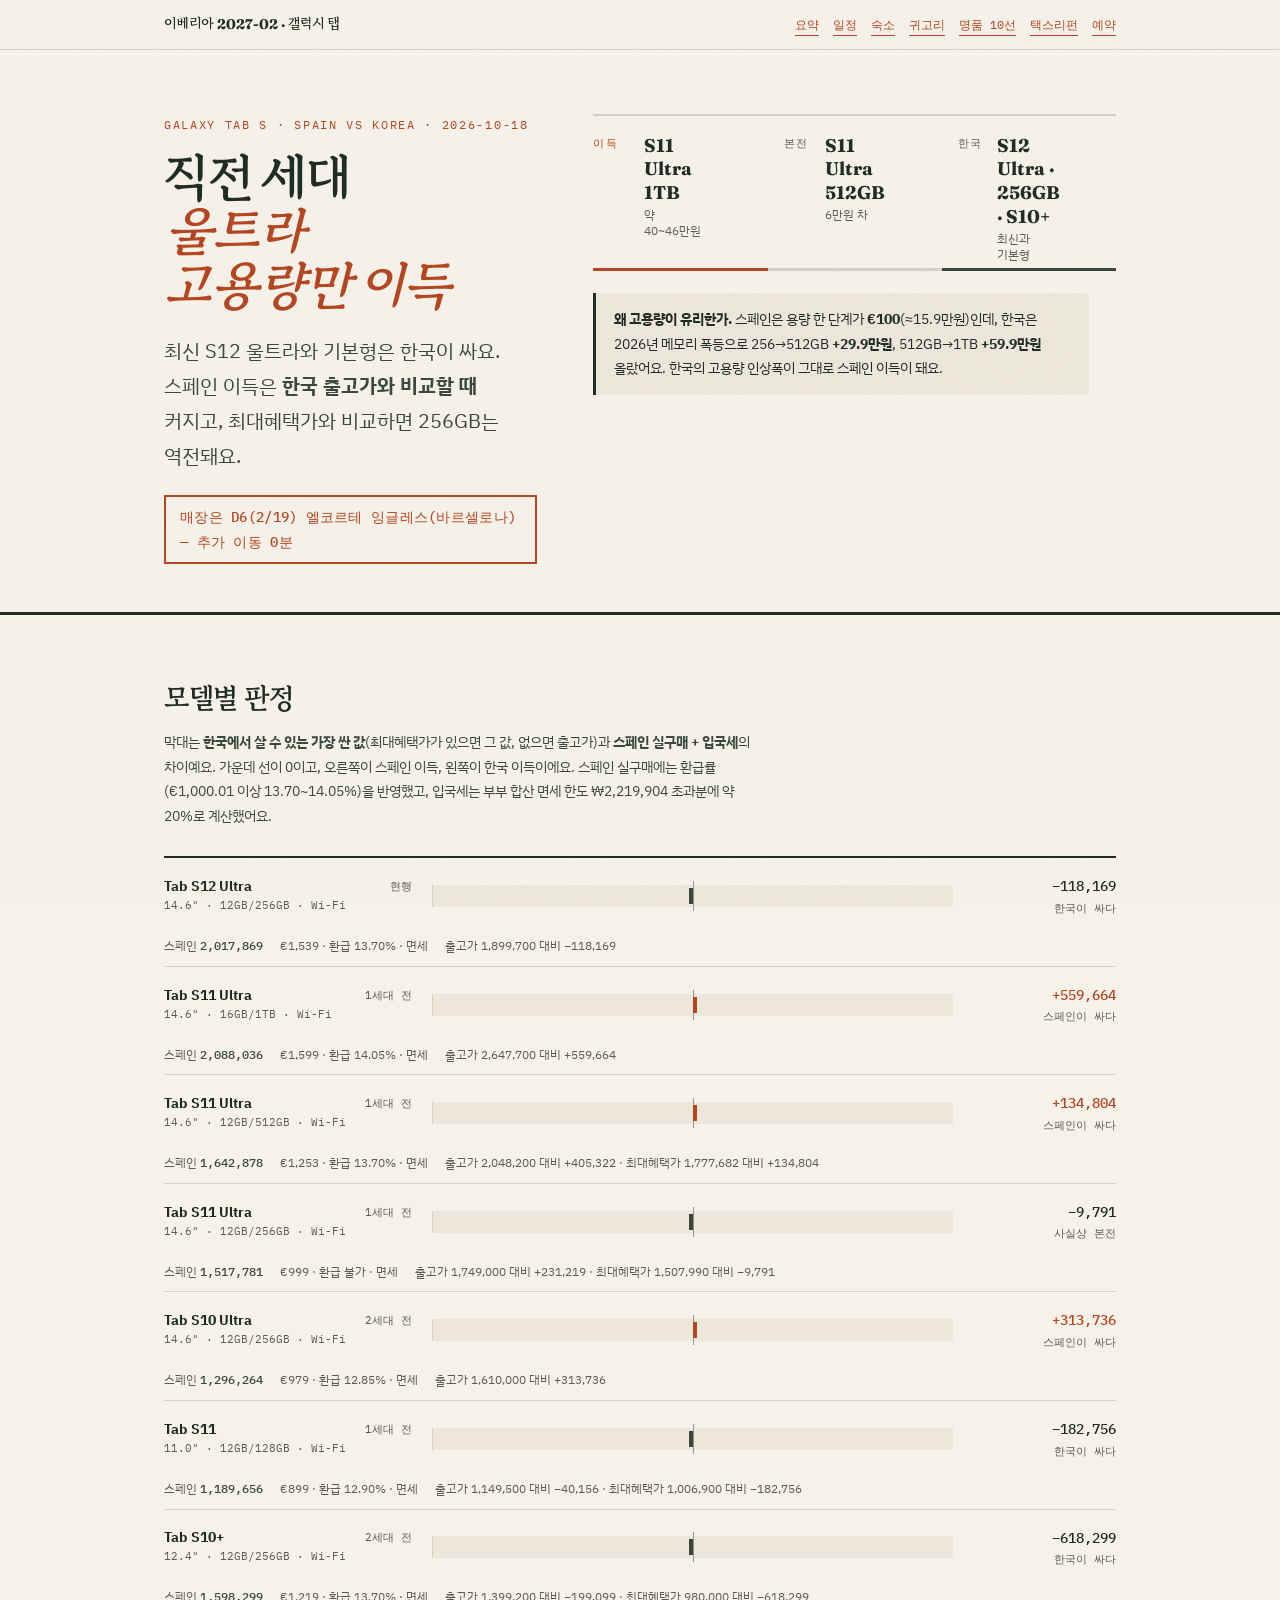
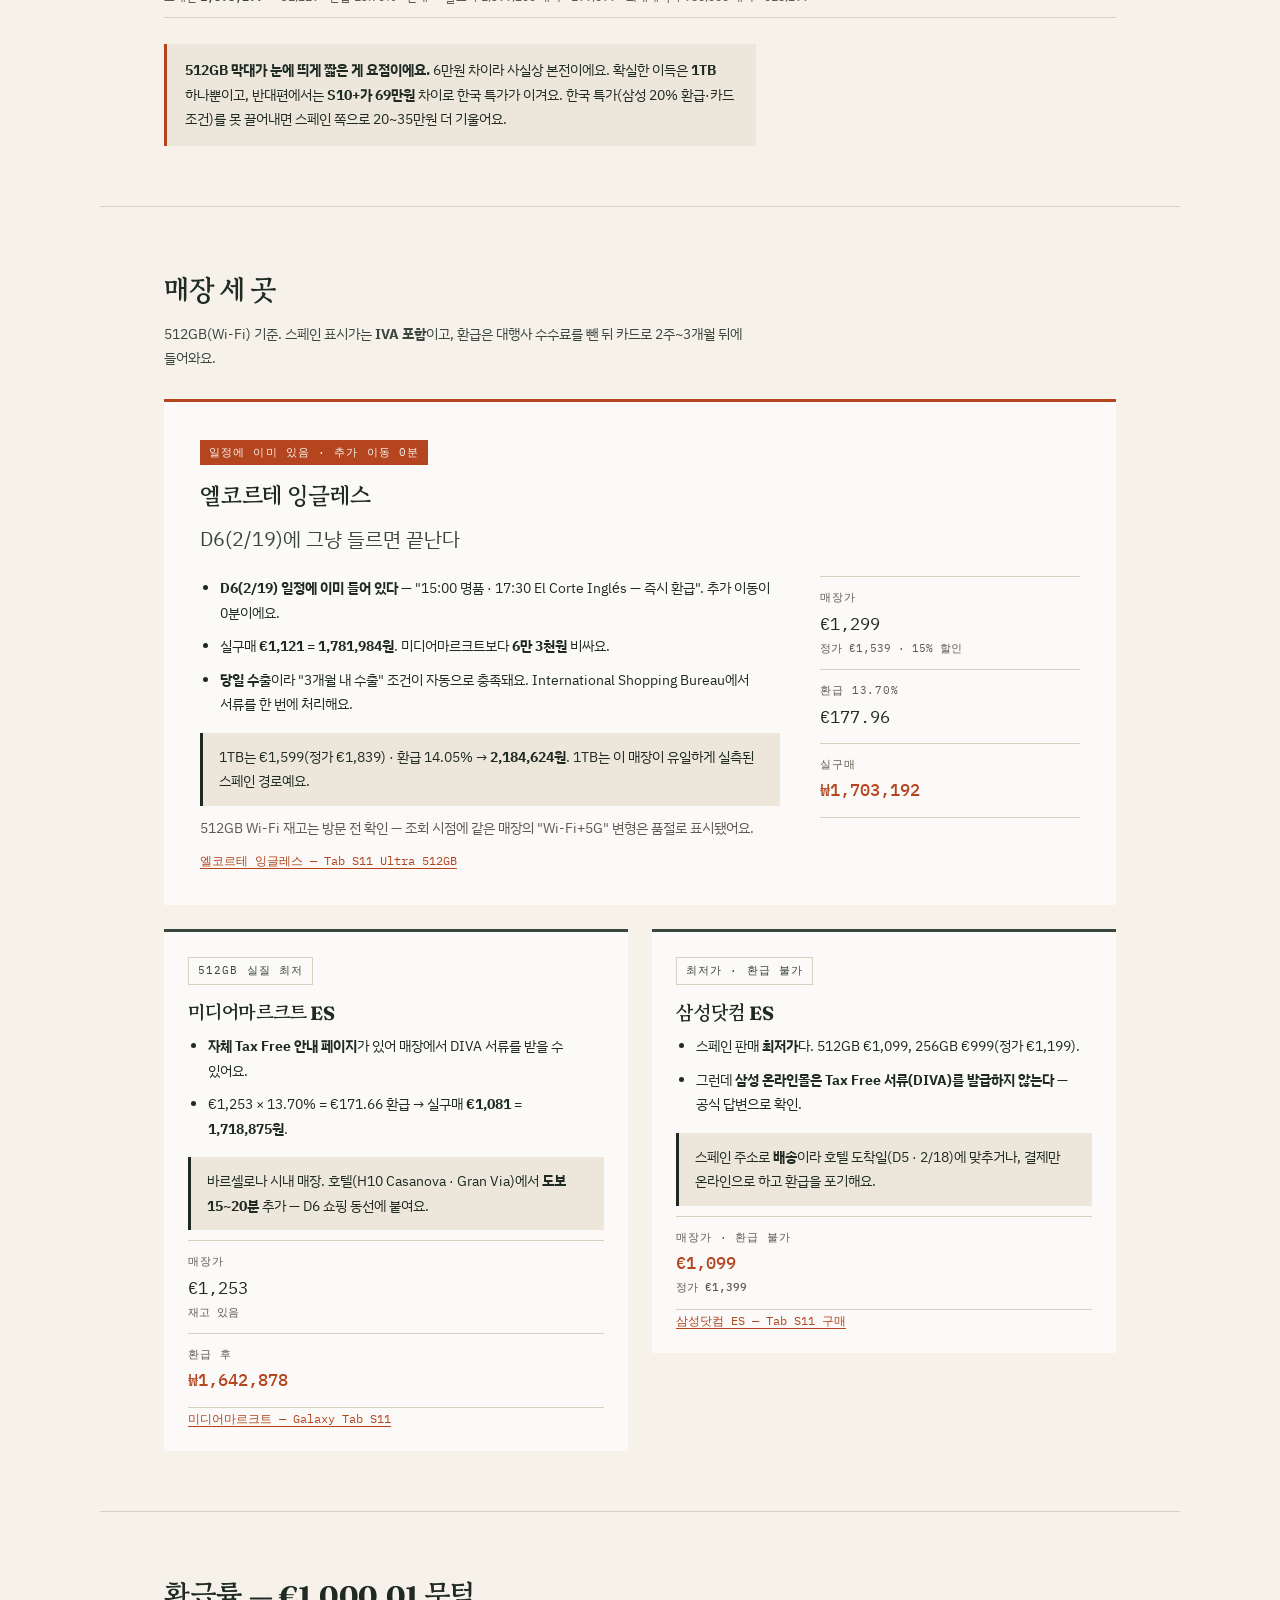
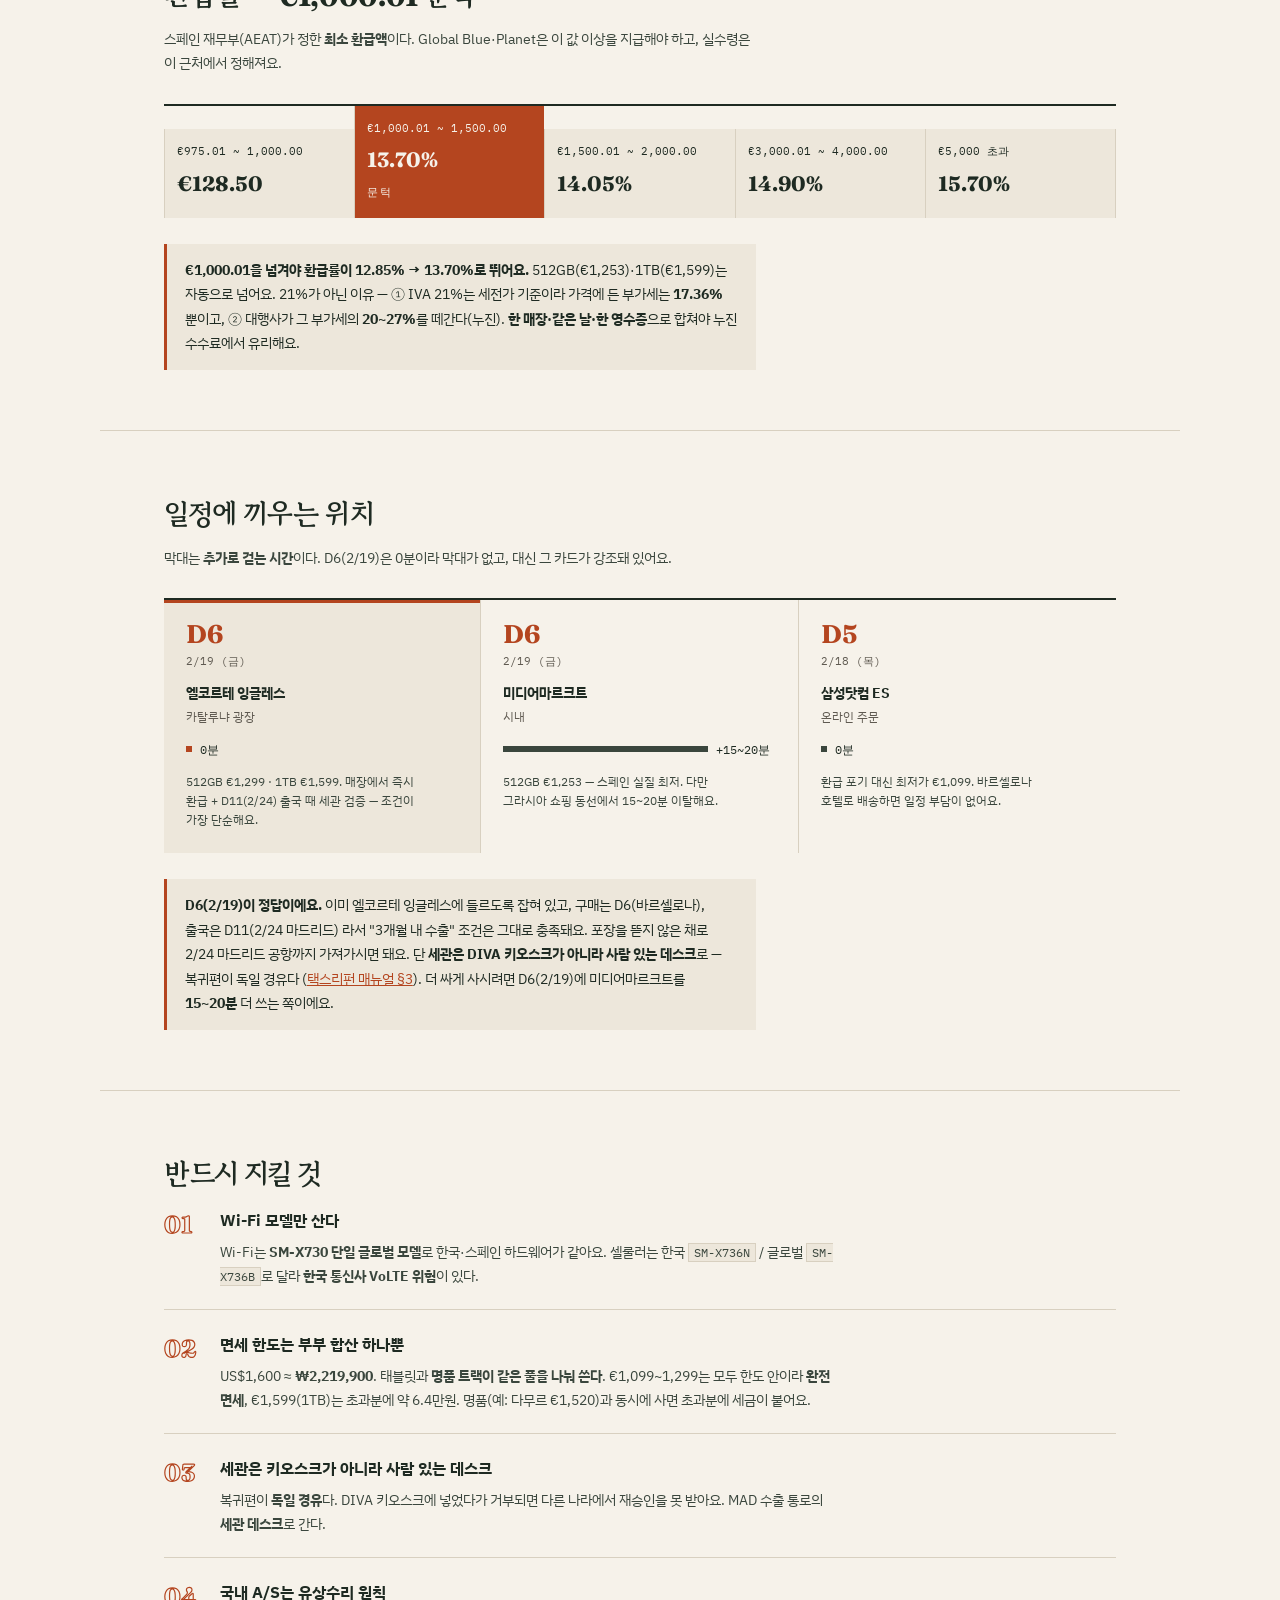
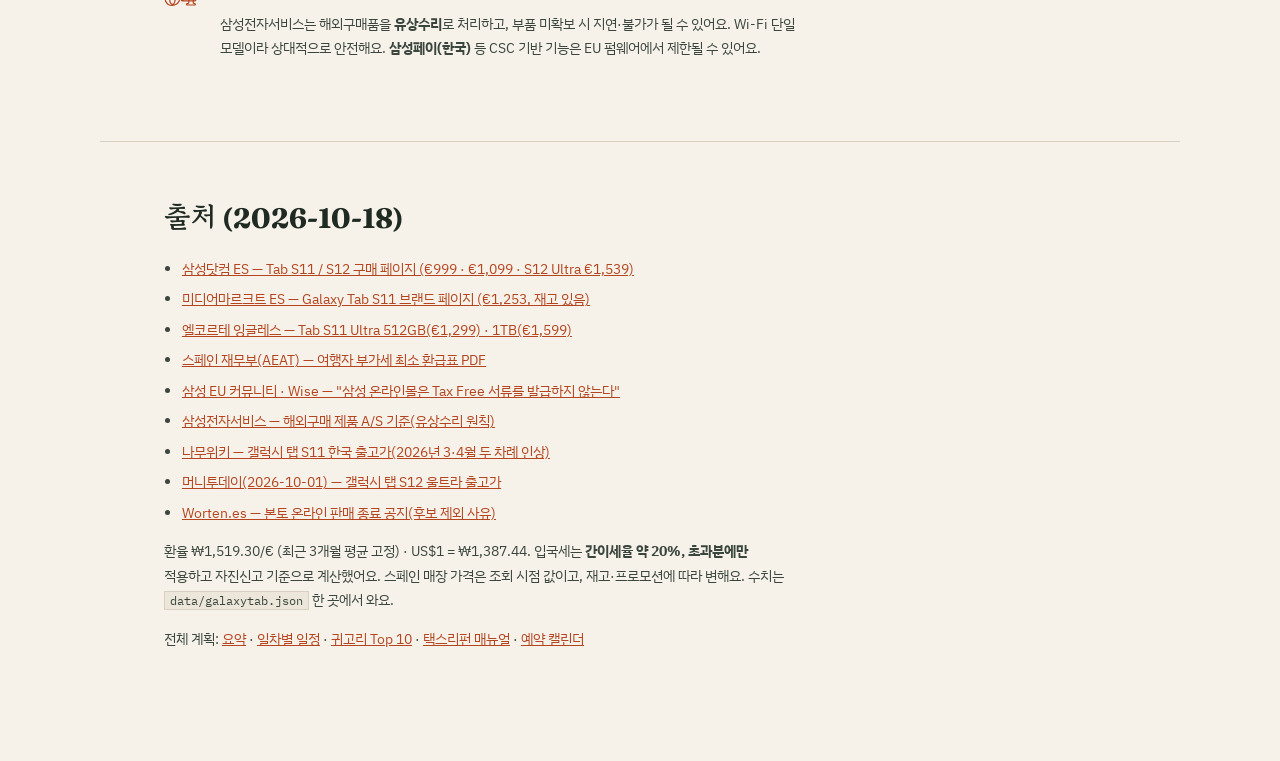
<file: galaxytab.html>
<!doctype html>
<html lang="ko">
<head>
<meta charset="utf-8">
<meta name="viewport" content="width=device-width,initial-scale=1">
<title>갤럭시 탭 — 스페인에서 사면 이득인가 · 이베리아 2027-02</title>
<meta name="description" content="갤럭시 탭 S 라인을 스페인에서 살 때 한국보다 이득인지, 매장별 실측 가격과 일정에 끼우는 위치까지 정리.">
<link rel="preconnect" href="https://fonts.googleapis.com">
<link rel="preconnect" href="https://fonts.gstatic.com" crossorigin>
<link href="https://fonts.googleapis.com/css2?family=Fraunces:opsz,wght@9..144,600;9..144,700&family=Gowun+Batang:wght@400;700&family=IBM+Plex+Mono:wght@400;500&family=IBM+Plex+Sans+KR:wght@400;500;700&display=swap" rel="stylesheet">
<link rel="stylesheet" href="styles/tokens.css">
<style>
*{box-sizing:border-box}
body{margin:0;background:var(--paper);color:var(--ink);font-family:var(--font-body);
  font-size:var(--fs-body);line-height:1.75;-webkit-font-smoothing:antialiased;
  word-break:keep-all;line-break:strict;overflow-wrap:break-word;hyphens:none}
body::after{content:"";position:fixed;inset:0;pointer-events:none;z-index:99;opacity:.035;
  background-image:url("data:image/svg+xml;utf8,%3Csvg xmlns='http://www.w3.org/2000/svg' width='160' height='160'%3E%3Cfilter id='n'%3E%3CfeTurbulence type='fractalNoise' baseFrequency='.85' numOctaves='3'/%3E%3C/filter%3E%3Crect width='160' height='160' filter='url(%23n)'/%3E%3C/svg%3E")}
.wrap{max-width:var(--maxw);margin:0 auto;padding:0 var(--pad-x)}
.sr-only{position:absolute;width:1px;height:1px;overflow:hidden;clip:rect(0 0 0 0);white-space:nowrap}
a{color:var(--accent)}
a:focus-visible,li:focus-visible{outline:2px solid var(--accent);outline-offset:3px}
code{font-family:var(--font-mono);font-size:.84em;background:var(--paper-2);padding:1px 5px;border:1px solid var(--rule)}

/* 캡션·라벨 11~12px 은 의도된 원장 스타일이다. 본문은 16px(--fs-body) 유지. */
.topbar{position:sticky;top:0;z-index:40;background:var(--paper);border-bottom:1px solid var(--rule)}
.topbar .wrap{display:flex;align-items:baseline;gap:14px;padding-top:12px;padding-bottom:12px}
.topbar .brand{font-family:var(--font-display);font-weight:700;font-size:var(--fs-small)}
.topbar .links{margin-left:auto;display:flex;gap:14px;font-family:var(--font-mono);font-size:var(--fs-caption);flex-wrap:wrap}
.topbar a{text-decoration:none;border-bottom:1px solid currentColor}

/* ---------- HERO : 비대칭 5 / 7 ---------- */
.hero{border-bottom:3px solid var(--rule-strong)}
.hero .wrap{display:grid;grid-template-columns:5fr 7fr;gap:56px;padding-top:64px;padding-bottom:48px;align-items:start}
.kicker{font-family:var(--font-mono);font-size:var(--fs-caption);letter-spacing:.14em;
  text-transform:uppercase;color:var(--accent);margin:0 0 18px}
.hero h1{font-family:var(--font-display);font-weight:700;font-size:clamp(2rem,4.6vw,3.2rem);
  line-height:1.06;letter-spacing:-.022em;margin:0 0 18px;text-wrap:balance}
.hero h1 em{font-style:italic;color:var(--accent);display:block}
.hero .lede{margin:0;font-size:var(--fs-lead);color:var(--ink-soft);max-width:34ch}
.vstamp{margin:22px 0 0;display:inline-block;border:2px solid var(--accent);color:var(--accent);
  font-family:var(--font-mono);font-size:var(--fs-small);font-weight:500;padding:8px 14px;letter-spacing:.02em}
.ev{display:grid;grid-template-columns:repeat(3,1fr);gap:0;margin:0;border-top:1px solid var(--rule)}
.ev>div{padding:18px 16px 6px;border-bottom:3px solid var(--ink-soft)}
.ev>div:first-child{padding-left:0}
.ev .es{border-bottom-color:var(--accent)}
.ev .tie{border-bottom-color:var(--rule)}
.ev dt{font-family:var(--font-mono);font-size:11px;letter-spacing:.12em;text-transform:uppercase;
  color:var(--muted);margin-bottom:6px}
.ev .es dt{color:var(--accent)}
.ev dd{margin:0;font-family:var(--font-display);font-weight:700;font-size:1.15rem;line-height:1.3}
.ev dd small{display:block;font-family:var(--font-body);font-weight:400;font-size:12px;color:var(--muted);margin-top:2px}
.hero .note{margin:22px 0 0;border-left:3px solid var(--rule-strong);background:var(--paper-2);
  padding:14px 18px;font-size:var(--fs-small);max-width:62ch}

/* ---------- 섹션 ---------- */
section.block{max-width:var(--maxw);margin:0 auto;padding:60px var(--pad-x)}
section.block.tight{padding-top:40px}
section.block+section.block{border-top:1px solid var(--rule)}
.block>h2{font-family:var(--font-display);font-weight:700;font-size:var(--fs-h3);
  margin:0 0 6px;letter-spacing:-.012em}
.block>p.lead{margin:0 0 28px;font-size:var(--fs-small);color:var(--ink-soft);max-width:74ch}

/* ---------- DIVERGING BAR LADDER ---------- */
.ladder{border-top:2px solid var(--rule-strong)}
.row{display:grid;grid-template-columns:minmax(180px,26%) 1fr minmax(120px,15%);
  gap:20px;align-items:center;padding:16px 0 10px;border-bottom:1px solid var(--rule)}
.who{min-width:0}
.who b{display:block;font-size:var(--fs-small);font-weight:700;line-height:1.35}
.who .spec{display:block;font-family:var(--font-mono);font-size:11px;color:var(--muted)}
.who .gen{float:right;font-family:var(--font-mono);font-size:11px;color:var(--muted)}
.bar{position:relative;height:22px;background:var(--paper-2);border-left:1px solid var(--rule)}
.axis{position:absolute;left:50%;top:-4px;bottom:-4px;width:1px;background:var(--rule-strong);opacity:.45}
.fill{position:absolute;top:3px;bottom:3px;background:var(--ink-soft);min-width:4px;
  animation:grow 520ms var(--ease) both;animation-delay:calc(var(--i) * 70ms)}
.row.es .fill{left:50%;background:var(--accent);transform-origin:left center}
.row.kr .fill{right:50%;background:var(--ink-soft);transform-origin:right center}
@keyframes grow{from{transform:scaleX(0)}to{transform:scaleX(1)}}
.num{text-align:right}
.num b{display:block;font-family:var(--font-mono);font-weight:500;font-size:var(--fs-small);
  font-variant-numeric:tabular-nums}
.row.es .num b{color:var(--accent)}
.num small{display:block;font-family:var(--font-mono);font-size:11px;color:var(--muted)}
.ref{grid-column:1 / -1;margin:-2px 0 0;font-size:12px;color:var(--muted);line-height:1.65}
.ref b{color:var(--ink-soft);font-family:var(--font-mono);font-weight:500}
.ref span{margin-left:14px}
.ladder-note{margin:26px 0 0;border-left:3px solid var(--accent);background:var(--paper-2);
  padding:14px 18px;font-size:var(--fs-small);max-width:74ch}

/* ---------- 매장 : dominant 1 + 2 ---------- */
.store{border-top:3px solid var(--ink-soft);background:var(--paper-clean);padding:26px 28px}
.store.dominant{border-top-color:var(--accent);padding:34px 36px}
.stamp{display:inline-block;font-family:var(--font-mono);font-size:11px;letter-spacing:.1em;
  text-transform:uppercase;background:var(--accent);color:var(--paper);padding:3px 9px}
.stamp.off{background:transparent;color:var(--ink-soft);border:1px solid var(--rule)}
.store h3{font-family:var(--font-display);font-weight:700;font-size:1.45rem;margin:12px 0 4px;letter-spacing:-.01em}
.store .lede{margin:0 0 20px;font-size:var(--fs-lead);color:var(--ink-soft)}
.store-grid{display:grid;grid-template-columns:1fr 260px;gap:40px;align-items:start}
ul.pts{margin:0 0 16px;padding-left:20px;font-size:var(--fs-small)}
ul.pts li{margin-bottom:9px}
.second{font-size:var(--fs-small);background:var(--paper-2);border-left:3px solid var(--rule-strong);
  padding:12px 16px;margin:0 0 10px}
.caveat{font-size:var(--fs-small);color:var(--muted);margin:0 0 10px}
.src{margin:0;font-family:var(--font-mono);font-size:12px}
.src a{text-decoration:none;border-bottom:1px solid currentColor}
dl.math{margin:0;border-top:1px solid var(--rule)}
dl.math>div{padding:11px 0;border-bottom:1px solid var(--rule)}
dl.math dt{font-family:var(--font-mono);font-size:11px;letter-spacing:.08em;text-transform:uppercase;color:var(--muted)}
dl.math dd{margin:2px 0 0;font-family:var(--font-mono);font-size:1.05rem;font-variant-numeric:tabular-nums}
dl.math dd small{display:block;font-size:11px;color:var(--muted)}
dl.math>div.hi dd{color:var(--accent);font-weight:500}
.store-pair{display:grid;grid-template-columns:1fr 1fr;gap:24px;margin-top:24px;align-items:start}
.store-pair .store{padding:22px 24px}
.store-pair .store h3{font-size:1.2rem}

/* ---------- 환급 계단 ---------- */
.rail{list-style:none;margin:0;padding:0;display:flex;gap:0;align-items:flex-end;border-top:2px solid var(--rule-strong)}
.rail .step{flex:1;border-left:1px solid var(--rule);padding:14px 12px 16px;
  background:var(--paper-2);animation:rise 420ms var(--ease) both;animation-delay:calc(var(--i) * 60ms)}
.rail .step:last-child{border-right:1px solid var(--rule)}
@keyframes rise{from{transform:translateY(10px);opacity:0}to{transform:none;opacity:1}}
.rail .step.gate{background:var(--accent);color:var(--paper)}
.rail .amt{display:block;font-family:var(--font-mono);font-size:11px;line-height:1.5}
.rail .pct{display:block;font-family:var(--font-display);font-weight:700;font-size:1.3rem;margin-top:6px}
.rail .step.gate .amt{color:var(--paper)}
.gate-tag{display:block;font-family:var(--font-mono);font-size:11px;letter-spacing:.14em;
  text-transform:uppercase;margin-top:4px}

/* ---------- 일정 레일 ---------- */
.timeline{list-style:none;margin:0;padding:0;display:grid;grid-template-columns:repeat(3,1fr);gap:0;
  border-top:2px solid var(--rule-strong)}
.timeline .node{padding:22px 22px 24px;border-right:1px solid var(--rule);position:relative}
.timeline .node:last-child{border-right:none}
.timeline .node.best{background:var(--paper-2)}
.timeline .node.best::before{content:"";position:absolute;left:0;right:0;top:0;height:3px;background:var(--accent)}
.day{display:block;font-family:var(--font-display);font-weight:700;font-size:1.6rem;line-height:1;color:var(--accent)}
.date{display:block;font-family:var(--font-mono);font-size:11px;color:var(--muted);margin:4px 0 10px}
.timeline b{display:block;font-size:var(--fs-small);font-weight:700}
.where{display:block;font-size:12px;color:var(--muted);margin-bottom:12px}
.extra{display:flex;align-items:center;gap:8px;font-family:var(--font-mono);font-size:12px}
.extra i{display:block;height:6px;width:var(--w);background:var(--ink-soft);min-width:6px}
.node.best .extra i{background:var(--accent)}
.timeline p{margin:12px 0 0;font-size:12px;color:var(--ink-soft);line-height:1.6;max-width:34ch}

/* ---------- 함정 : 행잉 번호 ---------- */
.caution{list-style:none;margin:0;padding:0;counter-reset:c}
.caution li{position:relative;padding:0 0 20px 56px;border-bottom:1px solid var(--rule);margin-bottom:20px}
.caution li:last-child{border-bottom:none;margin-bottom:0}
.caution li::before{counter-increment:c;content:counter(c,decimal-leading-zero);
  position:absolute;left:0;top:-2px;font-family:var(--font-display);font-weight:700;font-size:1.5rem;
  color:transparent;-webkit-text-stroke:1.2px var(--accent)}
.caution h3{margin:0 0 6px;font-family:var(--font-body);font-weight:700;font-size:var(--fs-body)}
.caution p{margin:0;font-size:var(--fs-small);color:var(--ink-soft);max-width:78ch}

.tail{max-width:var(--maxw);margin:0 auto;padding:52px var(--pad-x) 96px;border-top:1px solid var(--rule)}
.tail h2{font-family:var(--font-display);font-size:var(--fs-h3);margin:0 0 14px}
.tail ul{font-size:var(--fs-small);color:var(--ink-soft);padding-left:18px}
.tail li{margin-bottom:6px}
.tail p{font-size:var(--fs-small);color:var(--ink-soft);max-width:78ch}

@media (max-width:900px){
  .hero .wrap{grid-template-columns:1fr;gap:32px;padding-top:44px}
  .store-grid{grid-template-columns:1fr;gap:20px}
  .store.dominant{padding:24px 22px}
  .store-pair{grid-template-columns:1fr}
  .timeline{grid-template-columns:1fr}
  .timeline .node{border-right:none;border-bottom:1px solid var(--rule)}
  .rail{display:block;border-top:none}
  .rail .step{border-left:3px solid var(--rule);border-right:none;padding:12px 14px}
  .rail .step.gate{border-left-color:var(--accent)}
}
@media (max-width:620px){
  .wrap,section.block,.tail{padding-left:var(--pad-x);padding-right:var(--pad-x)}
  .row{grid-template-columns:1fr;gap:8px;padding:14px 0}
  .bar{order:2}
  .num{text-align:left}
  .num b{font-size:var(--fs-body)}
  .ev{grid-template-columns:1fr}
  .ev>div{padding:14px 0 4px}
  .ref span{display:block;margin:2px 0 0}
}
@media (prefers-reduced-motion:reduce){
  .fill,.rail .step{animation:none}
}
@media print{
  .topbar,.src,.tail ul{display:none}
  section.block{padding:20px var(--pad-x)}
  .row,.store,.timeline .node,.caution li{break-inside:avoid}
  body::after{display:none}
}
</style>
</head>
<body>

<div class="topbar">
  <div class="wrap">
    <span class="brand">이베리아 2027-02 · 갤럭시 탭</span>
    <span class="links">
      <a href="index.html">요약</a>
      <a href="itinerary.html">일정</a>
      <a href="accommodation.html">숙소</a>
      <a href="earrings.html">귀고리</a>
      <a href="luxury.html">명품 10선</a>
      <a href="taxrefund.html">택스리펀</a>
      <a href="reservations.html">예약</a>
    </span>
  </div>
</div>

<main>
<section class="hero">
  <div class="wrap">
    <div>
      <p class="kicker">Galaxy Tab S · Spain vs Korea · 2026-10-18</p>
      <h1>직전 세대 <em>울트라 고용량만 이득</em></h1>
      <p class="lede">최신 S12 울트라와 기본형은 한국이 싸요. 스페인 이득은
        <b>한국 출고가와 비교할 때</b> 커지고, 최대혜택가와 비교하면 256GB는 역전돼요.</p>
      <p class="vstamp">매장은 D6(2/19) 엘코르테 잉글레스(바르셀로나) — 추가 이동 0분</p>
    </div>
    <div>
      <dl class="ev">
<div class="ev es"><dt>이득</dt><dd>S11 Ultra 1TB<small>약 40~46만원</small></dd></div>
<div class="ev tie"><dt>본전</dt><dd>S11 Ultra 512GB<small>6만원 차</small></dd></div>
<div class="ev kr"><dt>한국</dt><dd>S12 Ultra · 256GB · S10+<small>최신과 기본형</small></dd></div>
      </dl>
      <p class="note"><b>왜 고용량이 유리한가.</b> 스페인은 용량 한 단계가 <b>€100</b>(≈15.9만원)인데,
        한국은 2026년 메모리 폭등으로 256→512GB <b>+29.9만원</b>, 512GB→1TB <b>+59.9만원</b> 올랐어요.
        한국의 고용량 인상폭이 그대로 스페인 이득이 돼요.</p>
    </div>
  </div>
</section>

<section class="block">
  <h2>모델별 판정</h2>
  <p class="lead">막대는 <b>한국에서 살 수 있는 가장 싼 값</b>(최대혜택가가 있으면 그 값, 없으면 출고가)과
    <b>스페인 실구매 + 입국세</b>의 차이예요. 가운데 선이 0이고, 오른쪽이 스페인 이득, 왼쪽이 한국 이득이에요.
    스페인 실구매에는 환급률(€1,000.01 이상 13.70~14.05%)을 반영했고, 입국세는 부부 합산 면세 한도
    ₩2,219,904 초과분에 약 20%로 계산했어요.</p>
  <div class="ladder">

<article class="row kr" style="--i:0">
  <div class="who">
    <span class="gen">현행</span>
    <b>Tab S12 Ultra</b>
    <span class="spec">14.6" · 12GB/256GB · Wi-Fi</span>
  </div>
  <div class="bar" role="img" aria-label="한국이 싸다 118,169원 차이">
    <span class="axis" aria-hidden="true"></span>
    <span class="fill" style="--w:9.56%" aria-hidden="true"></span>
  </div>
  <div class="num">
    <b>−118,169</b><small>한국이 싸다</small>
  </div>
  <p class="ref">스페인 <b>2,017,869</b> <span>€1,539 · 환급 13.70% · 면세</span>
     <span>출고가 1,899,700 대비 −118,169</span></p>
</article>

<article class="row es" style="--i:1">
  <div class="who">
    <span class="gen">1세대 전</span>
    <b>Tab S11 Ultra</b>
    <span class="spec">14.6" · 16GB/1TB · Wi-Fi</span>
  </div>
  <div class="bar" role="img" aria-label="스페인이 싸다 559,664원 차이">
    <span class="axis" aria-hidden="true"></span>
    <span class="fill" style="--w:45.26%" aria-hidden="true"></span>
  </div>
  <div class="num">
    <b>+559,664</b><small>스페인이 싸다</small>
  </div>
  <p class="ref">스페인 <b>2,088,036</b> <span>€1,599 · 환급 14.05% · 면세</span>
     <span>출고가 2,647,700 대비 +559,664</span></p>
</article>

<article class="row es" style="--i:2">
  <div class="who">
    <span class="gen">1세대 전</span>
    <b>Tab S11 Ultra</b>
    <span class="spec">14.6" · 12GB/512GB · Wi-Fi</span>
  </div>
  <div class="bar" role="img" aria-label="스페인이 싸다 134,804원 차이">
    <span class="axis" aria-hidden="true"></span>
    <span class="fill" style="--w:10.90%" aria-hidden="true"></span>
  </div>
  <div class="num">
    <b>+134,804</b><small>스페인이 싸다</small>
  </div>
  <p class="ref">스페인 <b>1,642,878</b> <span>€1,253 · 환급 13.70% · 면세</span>
     <span>출고가 2,048,200 대비 +405,322 · 최대혜택가 1,777,682 대비 +134,804</span></p>
</article>

<article class="row kr" style="--i:3">
  <div class="who">
    <span class="gen">1세대 전</span>
    <b>Tab S11 Ultra</b>
    <span class="spec">14.6" · 12GB/256GB · Wi-Fi</span>
  </div>
  <div class="bar" role="img" aria-label="사실상 본전 9,791원 차이">
    <span class="axis" aria-hidden="true"></span>
    <span class="fill" style="--w:0.79%" aria-hidden="true"></span>
  </div>
  <div class="num">
    <b>−9,791</b><small>사실상 본전</small>
  </div>
  <p class="ref">스페인 <b>1,517,781</b> <span>€999 · 환급 불가 · 면세</span>
     <span>출고가 1,749,000 대비 +231,219 · 최대혜택가 1,507,990 대비 −9,791</span></p>
</article>

<article class="row es" style="--i:4">
  <div class="who">
    <span class="gen">2세대 전</span>
    <b>Tab S10 Ultra</b>
    <span class="spec">14.6" · 12GB/256GB · Wi-Fi</span>
  </div>
  <div class="bar" role="img" aria-label="스페인이 싸다 313,736원 차이">
    <span class="axis" aria-hidden="true"></span>
    <span class="fill" style="--w:25.37%" aria-hidden="true"></span>
  </div>
  <div class="num">
    <b>+313,736</b><small>스페인이 싸다</small>
  </div>
  <p class="ref">스페인 <b>1,296,264</b> <span>€979 · 환급 12.85% · 면세</span>
     <span>출고가 1,610,000 대비 +313,736</span></p>
</article>

<article class="row kr" style="--i:5">
  <div class="who">
    <span class="gen">1세대 전</span>
    <b>Tab S11</b>
    <span class="spec">11.0" · 12GB/128GB · Wi-Fi</span>
  </div>
  <div class="bar" role="img" aria-label="한국이 싸다 182,756원 차이">
    <span class="axis" aria-hidden="true"></span>
    <span class="fill" style="--w:14.78%" aria-hidden="true"></span>
  </div>
  <div class="num">
    <b>−182,756</b><small>한국이 싸다</small>
  </div>
  <p class="ref">스페인 <b>1,189,656</b> <span>€899 · 환급 12.90% · 면세</span>
     <span>출고가 1,149,500 대비 −40,156 · 최대혜택가 1,006,900 대비 −182,756</span></p>
</article>

<article class="row kr" style="--i:6">
  <div class="who">
    <span class="gen">2세대 전</span>
    <b>Tab S10+</b>
    <span class="spec">12.4" · 12GB/256GB · Wi-Fi</span>
  </div>
  <div class="bar" role="img" aria-label="한국이 싸다 618,299원 차이">
    <span class="axis" aria-hidden="true"></span>
    <span class="fill" style="--w:50.00%" aria-hidden="true"></span>
  </div>
  <div class="num">
    <b>−618,299</b><small>한국이 싸다</small>
  </div>
  <p class="ref">스페인 <b>1,598,299</b> <span>€1,219 · 환급 13.70% · 면세</span>
     <span>출고가 1,399,200 대비 −199,099 · 최대혜택가 980,000 대비 −618,299</span></p>
</article>
  </div>
  <p class="ladder-note"><b>512GB 막대가 눈에 띄게 짧은 게 요점이에요.</b> 6만원 차이라 사실상 본전이에요.
    확실한 이득은 <b>1TB</b> 하나뿐이고, 반대편에서는 <b>S10+가 69만원</b> 차이로 한국 특가가 이겨요.
    한국 특가(삼성 20% 환급·카드 조건)를 못 끌어내면 스페인 쪽으로 20~35만원 더 기울어요.</p>
</section>

<section class="block">
  <h2>매장 세 곳</h2>
  <p class="lead">512GB(Wi-Fi) 기준. 스페인 표시가는 <b>IVA 포함</b>이고, 환급은 대행사 수수료를 뺀 뒤
    카드로 2주~3개월 뒤에 들어와요.</p>

<article class="store dominant">
  <span class="stamp">일정에 이미 있음 · 추가 이동 0분</span>
  <h3>엘코르테 잉글레스</h3>
  <p class="lede">D6(2/19)에 그냥 들르면 끝난다</p>
  <div class="store-grid">
    <div>
      <ul class="pts"><li><b>D6(2/19) 일정에 이미 들어 있다</b> — "15:00 명품 · 17:30 El Corte Inglés — 즉시 환급". 추가 이동이 0분이에요.</li><li>실구매 <b>€1,121 = 1,781,984원</b>. 미디어마르크트보다 <b>6만 3천원</b> 비싸요.</li><li><b>당일 수출</b>이라 "3개월 내 수출" 조건이 자동으로 충족돼요. International Shopping Bureau에서 서류를 한 번에 처리해요.</li></ul>
      <p class="second">1TB는 €1,599(정가 €1,839) · 환급 14.05% → <b>2,184,624원</b>. 1TB는 이 매장이 유일하게 실측된 스페인 경로예요.</p>
      <p class="caveat">512GB Wi-Fi 재고는 방문 전 확인 — 조회 시점에 같은 매장의 "Wi-Fi+5G" 변형은 품절로 표시됐어요.</p>
      <p class="src"><a href="https://www.elcorteingles.es/electronica/A56390882-8806097711834-pr-tablet-samsung-galaxy-tab-s11-ultra-wi-fi-5g-12gb-512gb-gris-512-gb-12-gb-ram/">엘코르테 잉글레스 — Tab S11 Ultra 512GB</a></p>
    </div>
    <dl class="math">
      <div><dt>매장가</dt><dd>€1,299<small>정가 €1,539 · 15% 할인</small></dd></div>
      <div><dt>환급 13.70%</dt><dd>€177.96</dd></div>
      <div class="hi"><dt>실구매</dt><dd>₩1,703,192</dd></div>
    </dl>
  </div>
</article>
  <div class="store-pair">

<article class="store">
  <span class="stamp off">512GB 실질 최저</span>
  <h3>미디어마르크트 ES</h3>
  <ul class="pts"><li><b>자체 Tax Free 안내 페이지</b>가 있어 매장에서 DIVA 서류를 받을 수 있어요.</li><li>€1,253 × 13.70% = €171.66 환급 → 실구매 <b>€1,081 = 1,718,875원</b>.</li></ul>
  <p class="second">바르셀로나 시내 매장. 호텔(H10 Casanova · Gran Via)에서 <b>도보 15~20분</b> 추가 — D6 쇼핑 동선에 붙여요.</p>
  <dl class="math"><div><dt>매장가</dt><dd>€1,253<small>재고 있음</small></dd></div><div class="hi"><dt>환급 후</dt><dd>₩1,642,878</dd></div></dl>
  <p class="src"><a href="https://www.mediamarkt.es/es/brand/samsung/tablets/galaxy-tab-s11">미디어마르크트 — Galaxy Tab S11</a></p>
</article>
<article class="store">
  <span class="stamp off">최저가 · 환급 불가</span>
  <h3>삼성닷컴 ES</h3>
  <ul class="pts"><li>스페인 판매 <b>최저가</b>다. 512GB €1,099, 256GB €999(정가 €1,199).</li><li>그런데 <b>삼성 온라인몰은 Tax Free 서류(DIVA)를 발급하지 않는다</b> — 공식 답변으로 확인.</li></ul>
  <p class="second">스페인 주소로 <b>배송</b>이라 호텔 도착일(D5 · 2/18)에 맞추거나, 결제만 온라인으로 하고 환급을 포기해요.</p>
  <dl class="math"><div class="hi"><dt>매장가 · 환급 불가</dt><dd>€1,099<small>정가 €1,399</small></dd></div></dl>
  <p class="src"><a href="https://www.samsung.com/es/tablets/galaxy-tab-s11/buy/">삼성닷컴 ES — Tab S11 구매</a></p>
</article>
  </div>
</section>

<section class="block">
  <h2>환급률 — €1,000.01 문턱</h2>
  <p class="lead">스페인 재무부(AEAT)가 정한 <b>최소 환급액</b>이다. Global Blue·Planet은 이 값 이상을
    지급해야 하고, 실수령은 이 근처에서 정해져요.</p>
  <ul class="rail">
<li class="step" style="--i:0"><span class="amt">€975.01 ~ 1,000.00</span><span class="pct">€128.50</span></li>
<li class="step gate" style="--i:1"><span class="amt">€1,000.01 ~ 1,500.00</span><span class="pct">13.70%</span><span class="gate-tag">문턱</span></li>
<li class="step" style="--i:2"><span class="amt">€1,500.01 ~ 2,000.00</span><span class="pct">14.05%</span></li>
<li class="step" style="--i:3"><span class="amt">€3,000.01 ~ 4,000.00</span><span class="pct">14.90%</span></li>
<li class="step" style="--i:4"><span class="amt">€5,000 초과</span><span class="pct">15.70%</span></li>
  </ul>
  <p class="ladder-note"><b>€1,000.01을 넘겨야 환급률이 12.85% → 13.70%로 뛰어요.</b>
    512GB(€1,253)·1TB(€1,599)는 자동으로 넘어요. 21%가 아닌 이유 — ① IVA 21%는 세전가 기준이라
    가격에 든 부가세는 <b>17.36%</b>뿐이고, ② 대행사가 그 부가세의 <b>20~27%</b>를 떼간다(누진).
    <b>한 매장·같은 날·한 영수증</b>으로 합쳐야 누진 수수료에서 유리해요.</p>
</section>

<section class="block">
  <h2>일정에 끼우는 위치</h2>
  <p class="lead">막대는 <b>추가로 걷는 시간</b>이다. D6(2/19)은 0분이라 막대가 없고, 대신 그 카드가 강조돼 있어요.</p>
  <ul class="timeline">

<li class="node best" style="--i:0">
  <span class="day">D6</span>
  <span class="date">2/19 (금)</span>
  <b>엘코르테 잉글레스</b>
  <span class="where">카탈루냐 광장</span>
  <span class="extra"><i style="--w:0%"></i>0분</span>
  <p>512GB €1,299 · 1TB €1,599. 매장에서 즉시 환급 + D11(2/24) 출국 때 세관 검증 — 조건이 가장 단순해요.</p>
</li>

<li class="node" style="--i:1">
  <span class="day">D6</span>
  <span class="date">2/19 (금)</span>
  <b>미디어마르크트</b>
  <span class="where">시내</span>
  <span class="extra"><i style="--w:75%"></i>+15~20분</span>
  <p>512GB €1,253 — 스페인 실질 최저. 다만 그라시아 쇼핑 동선에서 15~20분 이탈해요.</p>
</li>

<li class="node" style="--i:2">
  <span class="day">D5</span>
  <span class="date">2/18 (목)</span>
  <b>삼성닷컴 ES</b>
  <span class="where">온라인 주문</span>
  <span class="extra"><i style="--w:0%"></i>0분</span>
  <p>환급 포기 대신 최저가 €1,099. 바르셀로나 호텔로 배송하면 일정 부담이 없어요.</p>
</li>
  </ul>
  <p class="ladder-note"><b>D6(2/19)이 정답이에요.</b> 이미 엘코르테 잉글레스에 들르도록 잡혀 있고,
    구매는 D6(바르셀로나), 출국은 D11(2/24 마드리드) 라서 "3개월 내 수출" 조건은 그대로 충족돼요. 포장을 뜯지 않은 채로 2/24 마드리드 공항까지 가져가시면 돼요.
    단 <b>세관은 DIVA 키오스크가 아니라 사람 있는 데스크</b>로 — 복귀편이 독일 경유다
    (<a href="taxrefund.html">택스리펀 매뉴얼 §3</a>).
    더 싸게 사시려면 D6(2/19)에 미디어마르크트를 <b>15~20분</b> 더 쓰는 쪽이에요.</p>
</section>

<section class="block">
  <h2>반드시 지킬 것</h2>
  <ol class="caution">
<li><h3>Wi-Fi 모델만 산다</h3><p>Wi-Fi는 <b>SM-X730 단일 글로벌 모델</b>로 한국·스페인 하드웨어가 같아요. 셀룰러는 한국 <code>SM-X736N</code> / 글로벌 <code>SM-X736B</code>로 달라 <b>한국 통신사 VoLTE 위험</b>이 있다.</p></li>
<li><h3>면세 한도는 부부 합산 하나뿐</h3><p>US$1,600 ≈ <b>₩2,219,900</b>. 태블릿과 <b>명품 트랙이 같은 풀을 나눠 쓴다</b>. €1,099~1,299는 모두 한도 안이라 <b>완전 면세</b>, €1,599(1TB)는 초과분에 약 6.4만원. 명품(예: 다무르 €1,520)과 동시에 사면 초과분에 세금이 붙어요.</p></li>
<li><h3>세관은 키오스크가 아니라 사람 있는 데스크</h3><p>복귀편이 <b>독일 경유</b>다. DIVA 키오스크에 넣었다가 거부되면 다른 나라에서 재승인을 못 받아요. MAD 수출 통로의 <b>세관 데스크</b>로 간다.</p></li>
<li><h3>국내 A/S는 유상수리 원칙</h3><p>삼성전자서비스는 해외구매품을 <b>유상수리</b>로 처리하고, 부품 미확보 시 지연·불가가 될 수 있어요. Wi-Fi 단일 모델이라 상대적으로 안전해요. <b>삼성페이(한국)</b> 등 CSC 기반 기능은 EU 펌웨어에서 제한될 수 있어요.</p></li>
  </ol>
</section>

<section class="tail">
  <h2>출처 (2026-10-18)</h2>
  <ul>
<li><a href="https://www.samsung.com/es/tablets/galaxy-tab-s11/buy/">삼성닷컴 ES — Tab S11 / S12 구매 페이지 (€999 · €1,099 · S12 Ultra €1,539)</a></li>
<li><a href="https://www.mediamarkt.es/es/brand/samsung/tablets/galaxy-tab-s11">미디어마르크트 ES — Galaxy Tab S11 브랜드 페이지 (€1,253, 재고 있음)</a></li>
<li><a href="https://www.elcorteingles.es/electronica/">엘코르테 잉글레스 — Tab S11 Ultra 512GB(€1,299) · 1TB(€1,599)</a></li>
<li><a href="https://www.hacienda.gob.es/SGT/NormativaDoctrina/proyectos/tributarios/anexo%20tablas%20devolucion%20iva%20a%20viajeros.pdf">스페인 재무부(AEAT) — 여행자 부가세 최소 환급표 PDF</a></li>
<li><a href="https://eu.community.samsung.com/">삼성 EU 커뮤니티 · Wise — "삼성 온라인몰은 Tax Free 서류를 발급하지 않는다"</a></li>
<li><a href="https://www.samsungsvc.co.kr/notice/3029667">삼성전자서비스 — 해외구매 제품 A/S 기준(유상수리 원칙)</a></li>
<li><a href="https://namu.wiki/w/%EA%B0%A4%EB%9F%AD%EC%8B%9C%20%ED%83%AD%20S11">나무위키 — 갤럭시 탭 S11 한국 출고가(2026년 3·4월 두 차례 인상)</a></li>
<li><a href="https://www.mt.co.kr/tech/2026/10/01/2026100110264919929">머니투데이(2026-10-01) — 갤럭시 탭 S12 울트라 출고가</a></li>
<li><a href="https://www.worten.es/">Worten.es — 본토 온라인 판매 종료 공지(후보 제외 사유)</a></li>
  </ul>
  <p>환율 ₩1,519.30/€ (최근 3개월 평균 고정) · US$1 = ₩1,387.44.
    입국세는 <b>간이세율 약 20%, 초과분에만</b> 적용하고 자진신고 기준으로 계산했어요.
    스페인 매장 가격은 조회 시점 값이고, 재고·프로모션에 따라 변해요.
    수치는 <code>data/galaxytab.json</code> 한 곳에서 와요.</p>
  <p>전체 계획: <a href="index.html">요약</a> · <a href="itinerary.html">일차별 일정</a> ·
    <a href="earrings.html">귀고리 Top 10</a> ·
    <a href="taxrefund.html">택스리펀 매뉴얼</a> · <a href="reservations.html">예약 캘린더</a></p>
</section>
</main>
</body>
</html>
</file>
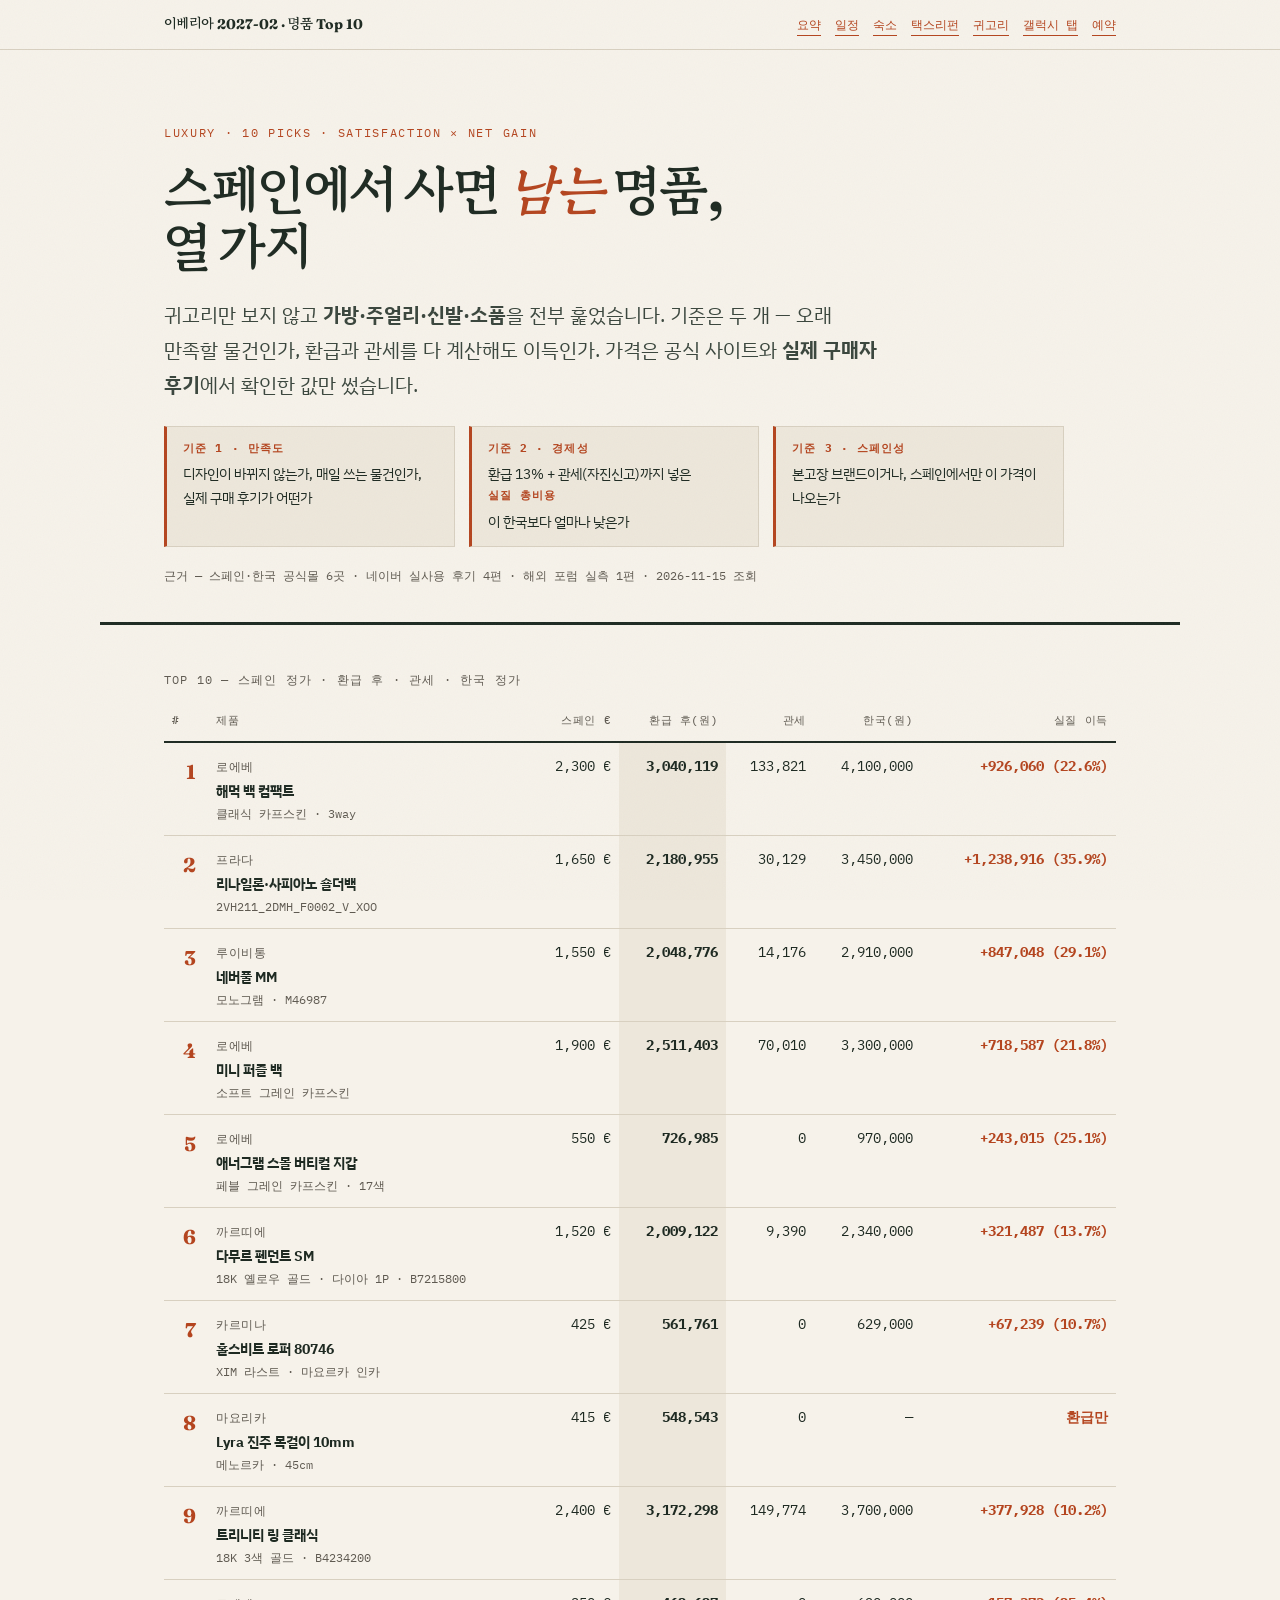
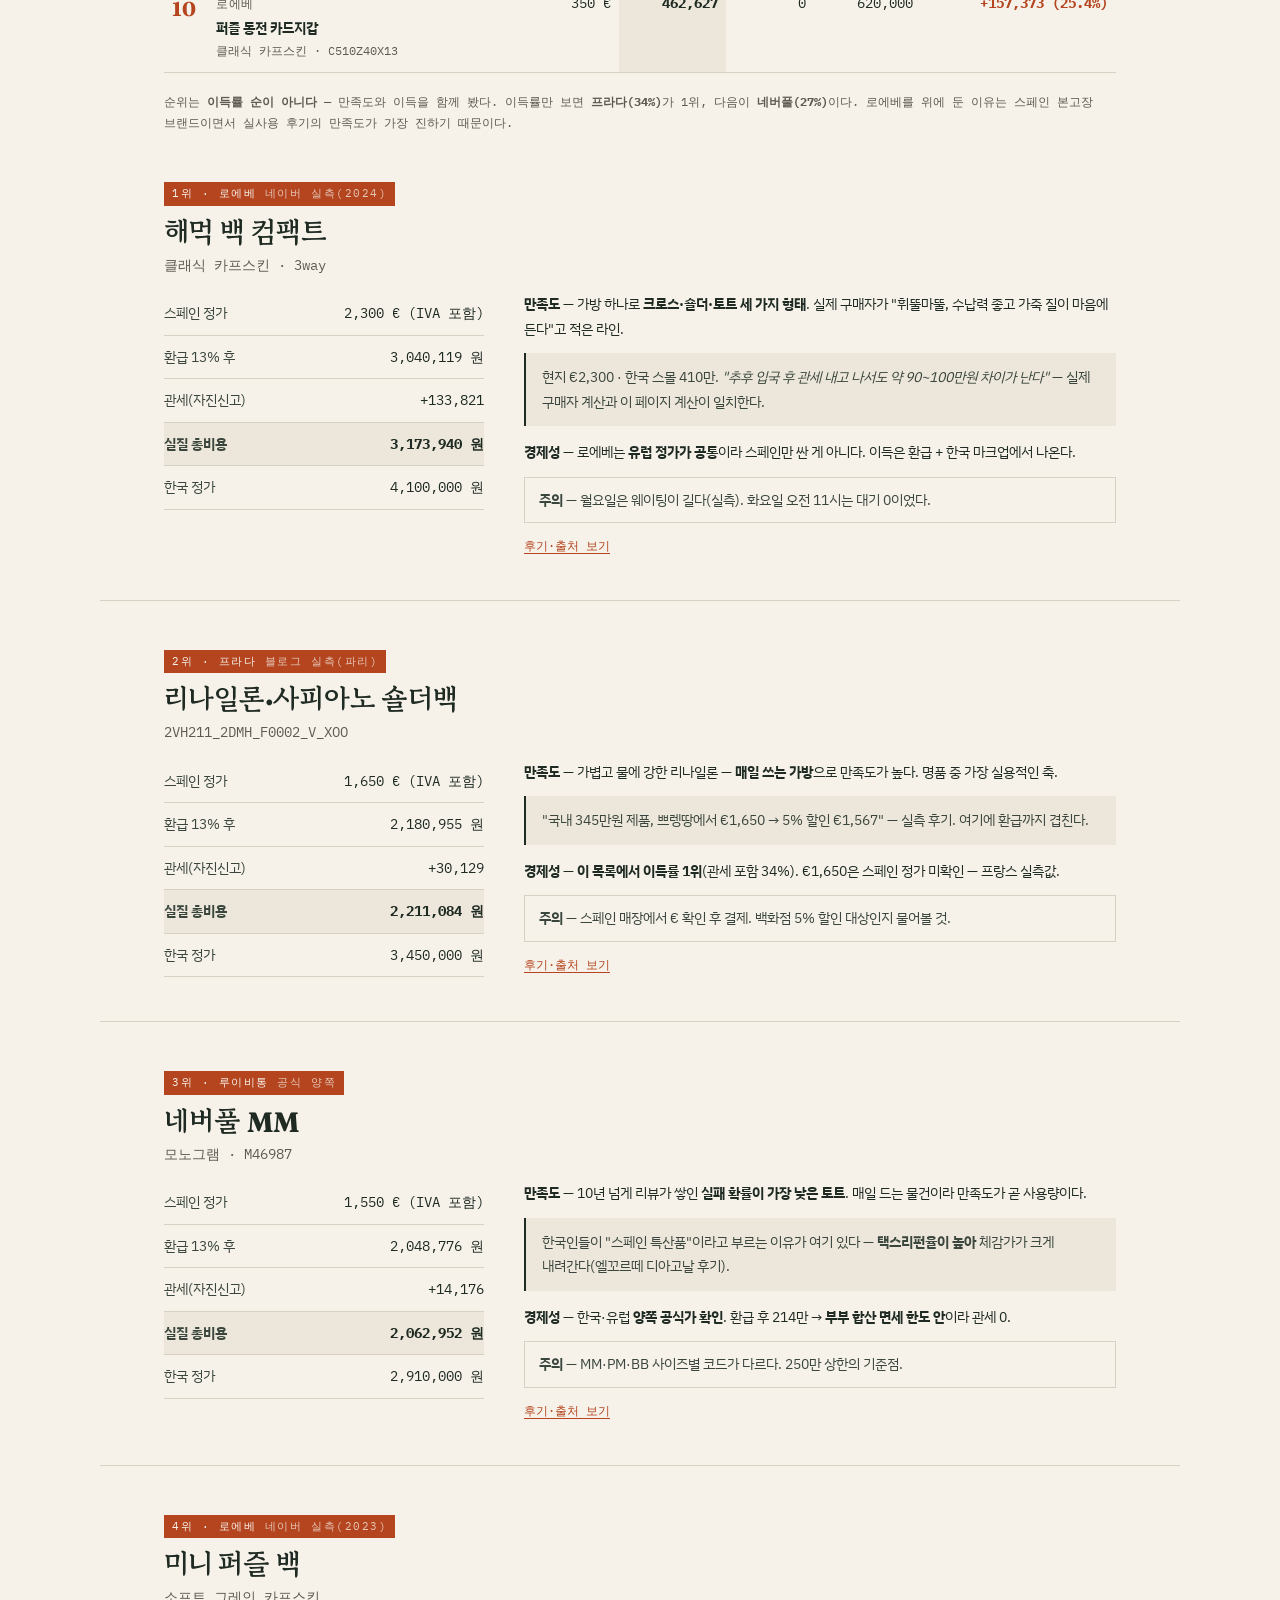
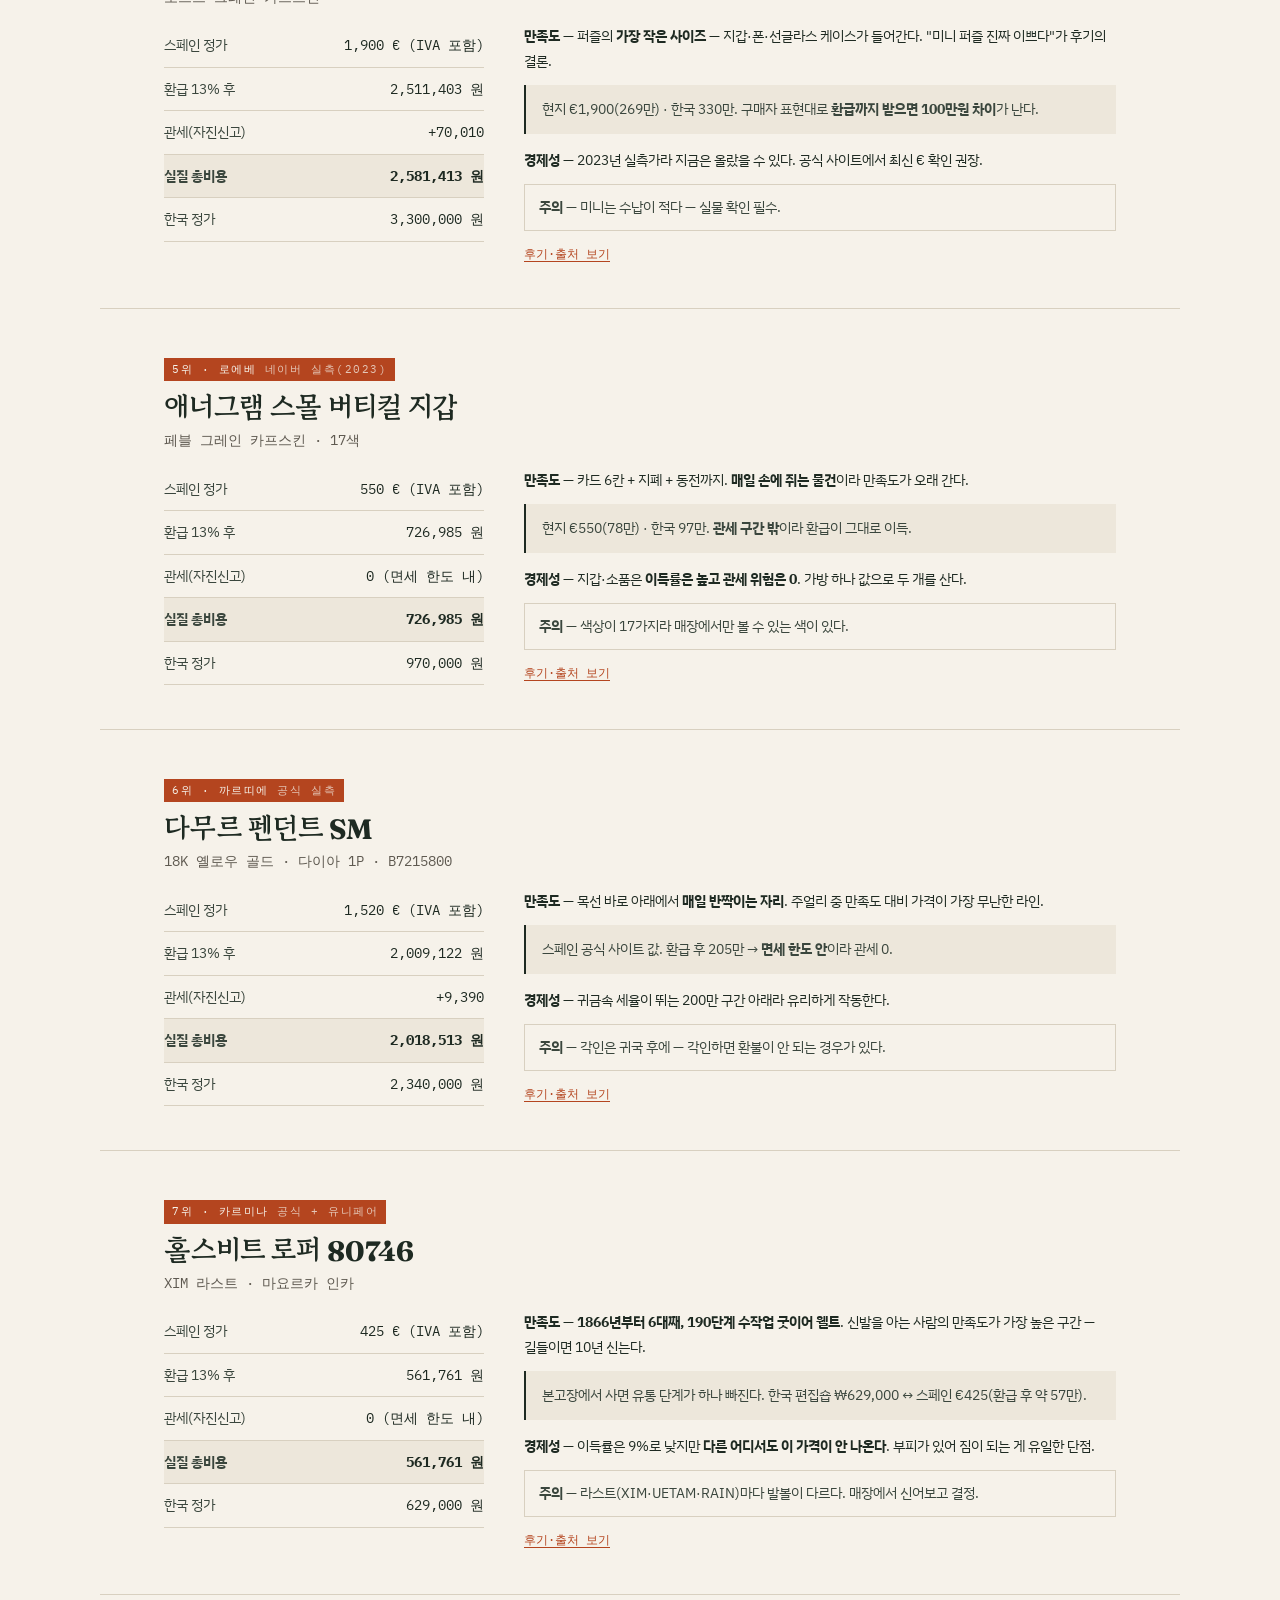
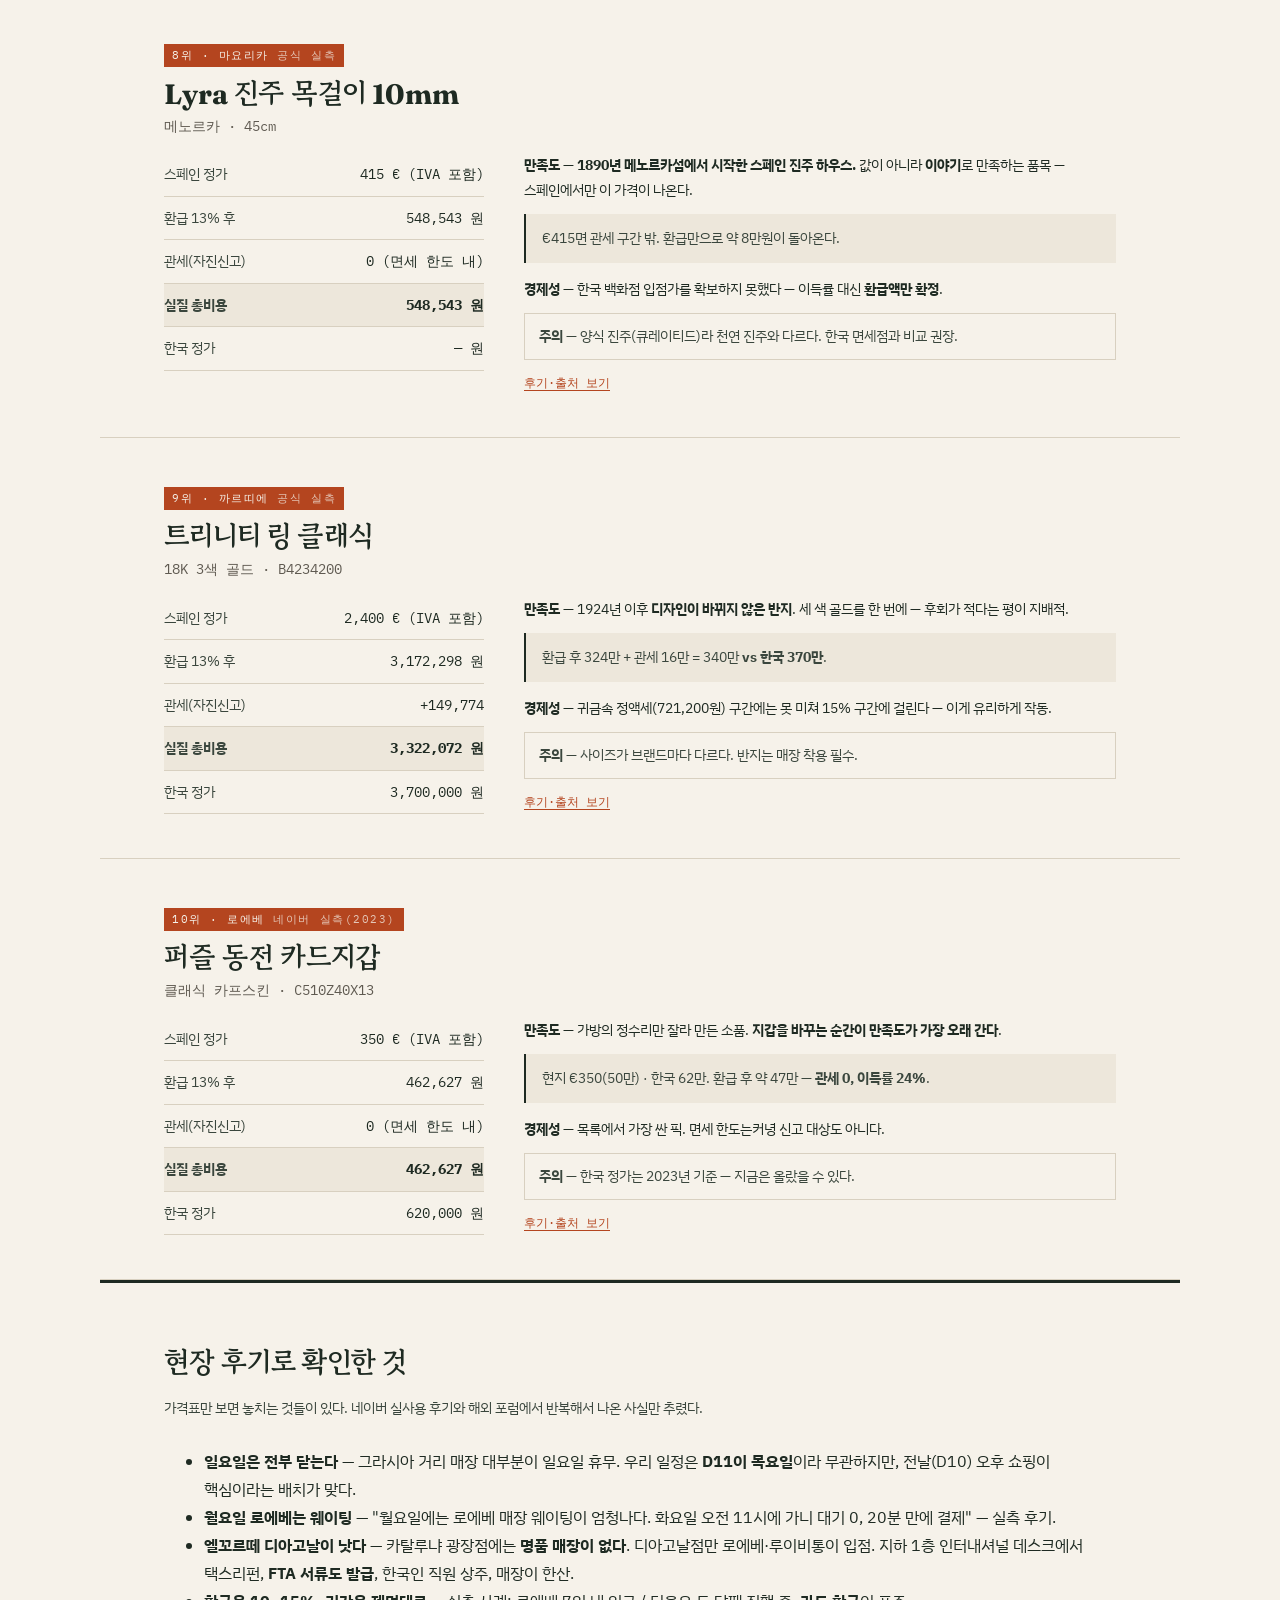
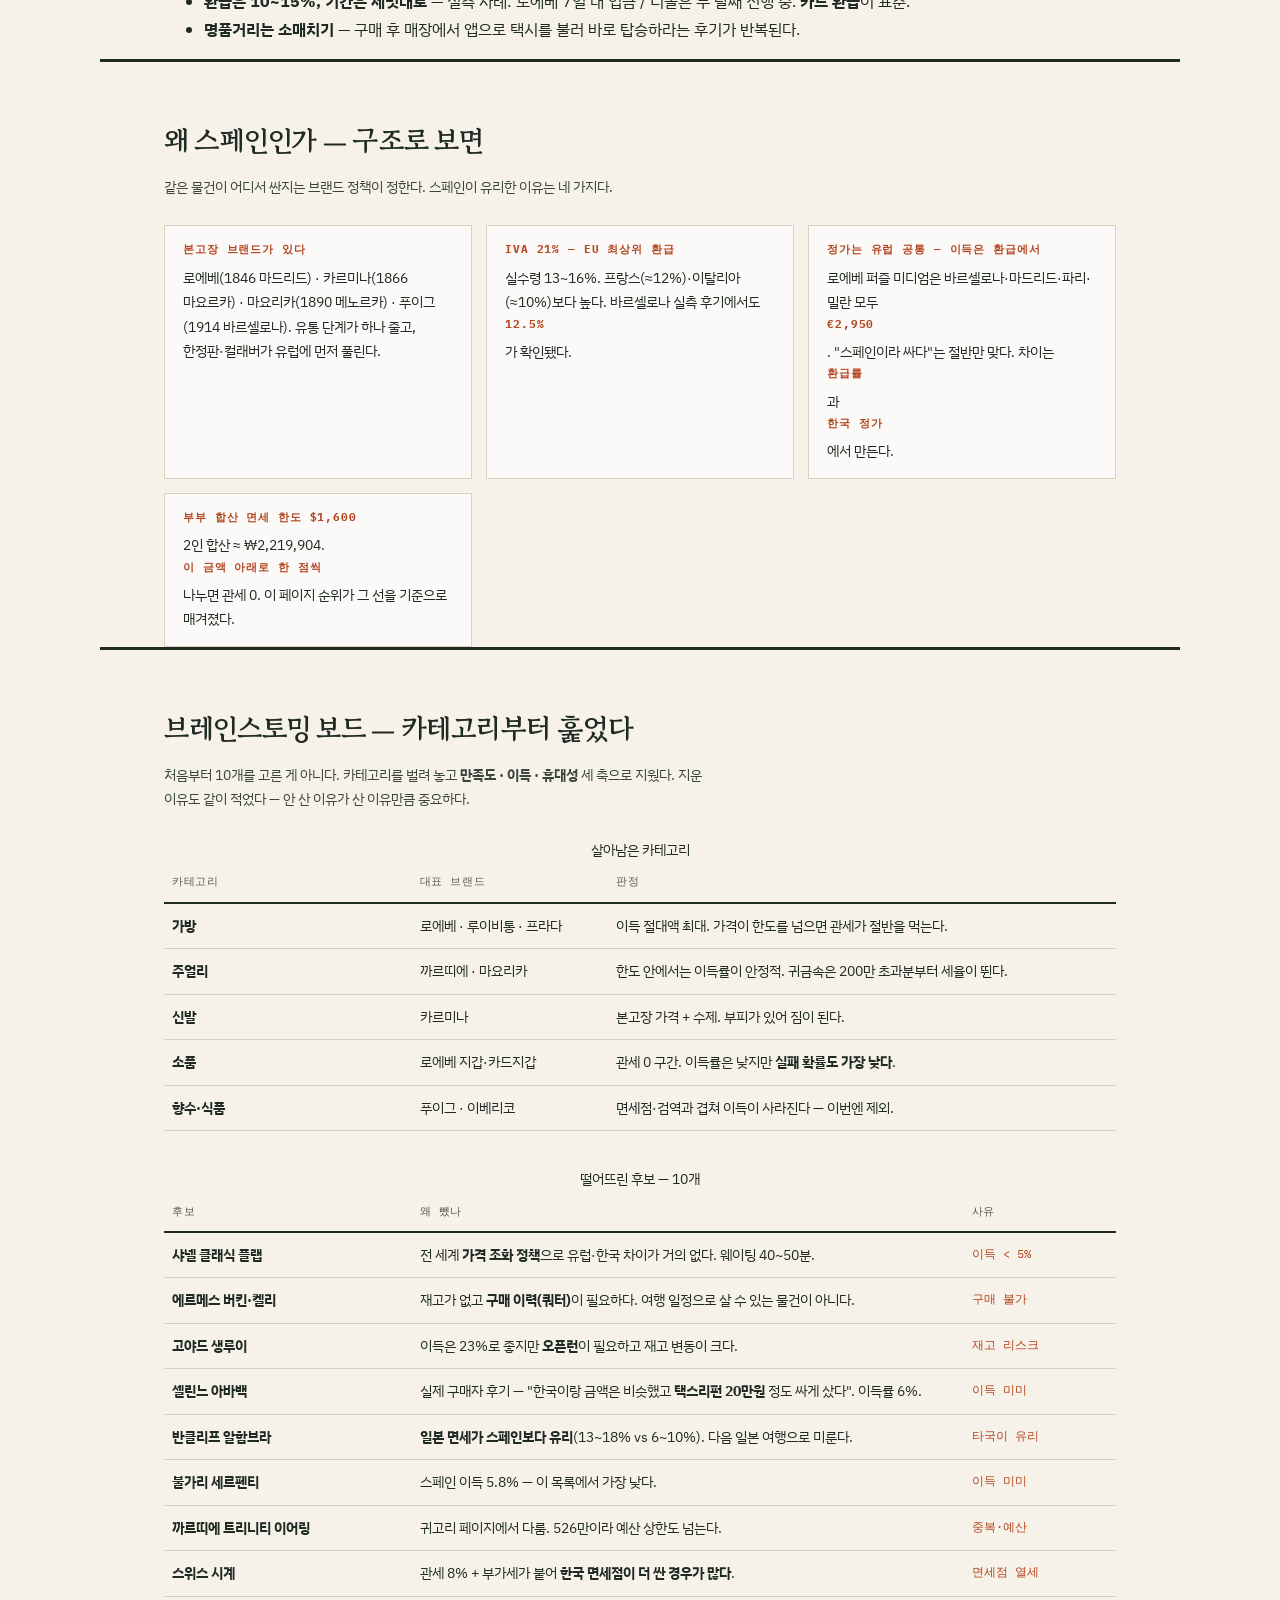
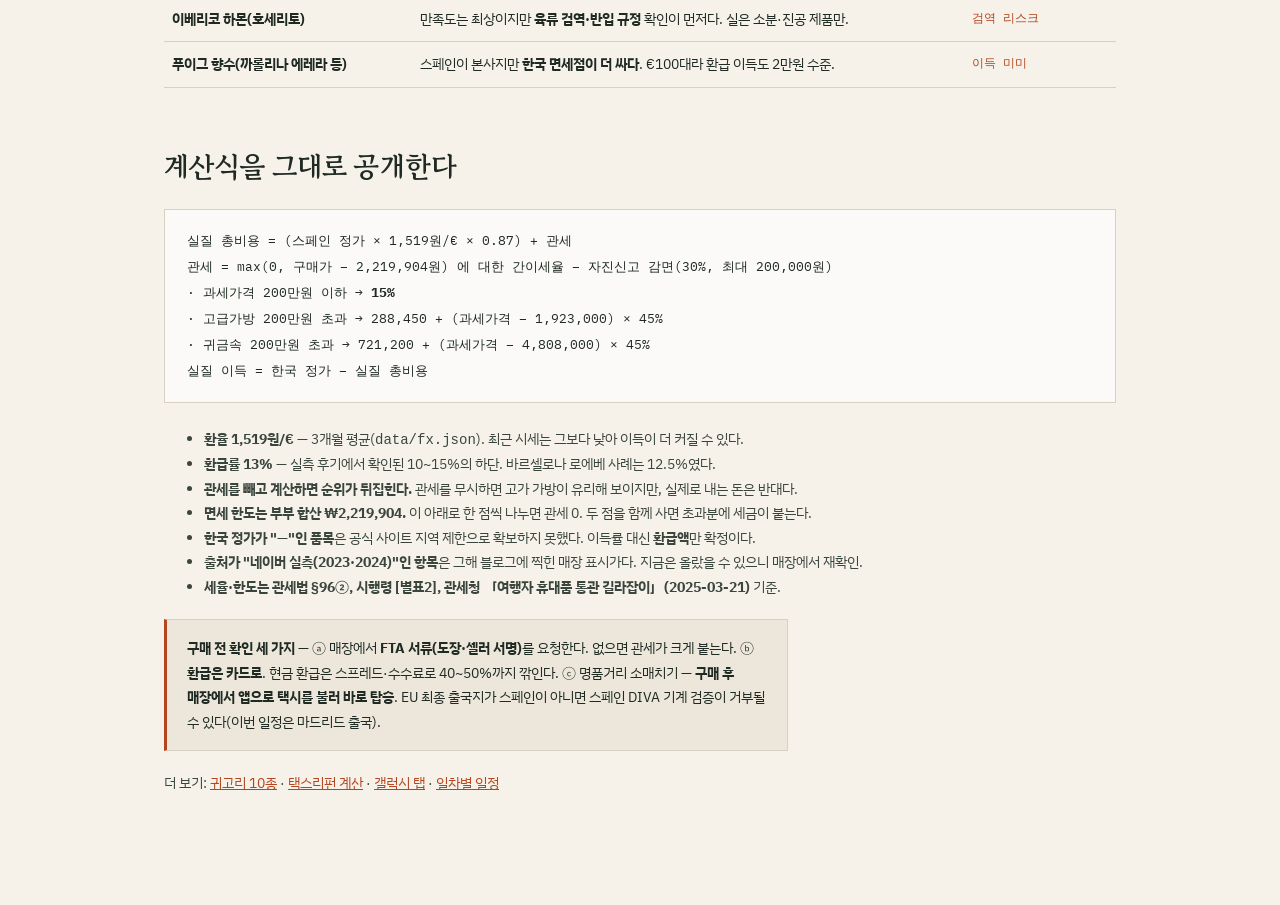
<file: luxury.html>
<!doctype html>
<html lang="ko">
<head>
<meta charset="utf-8">
<meta name="viewport" content="width=device-width,initial-scale=1">
<title>스페인에서 사면 남는 명품 Top 10 · 이베리아 2027-02</title>
<link rel="preconnect" href="https://fonts.googleapis.com">
<link rel="preconnect" href="https://fonts.gstatic.com" crossorigin>
<link href="https://fonts.googleapis.com/css2?family=Fraunces:opsz,wght@9..144,600;9..144,700&family=Gowun+Batang:wght@400;700&family=IBM+Plex+Mono:wght@400;500&family=IBM+Plex+Sans+KR:wght@400;500;700&display=swap" rel="stylesheet">
<link rel="stylesheet" href="styles/tokens.css">
<style>
*{box-sizing:border-box}
body{margin:0;background:var(--paper);color:var(--ink);font-family:var(--font-body);
  font-size:var(--fs-body);line-height:1.75;-webkit-font-smoothing:antialiased;
  word-break:keep-all;line-break:strict;overflow-wrap:break-word;hyphens:none}
body::after{content:"";position:fixed;inset:0;pointer-events:none;z-index:99;opacity:.035;
  background-image:url("data:image/svg+xml;utf8,%3Csvg xmlns='http://www.w3.org/2000/svg' width='160' height='160'%3E%3Cfilter id='n'%3E%3CfeTurbulence type='fractalNoise' baseFrequency='.85' numOctaves='3'/%3E%3C/filter%3E%3Crect width='160' height='160' filter='url(%23n)'/%3E%3C/svg%3E")}
.wrap{max-width:var(--maxw);margin:0 auto;padding:0 var(--pad-x)}
a{color:var(--accent)}
a:focus-visible,button:focus-visible{outline:2px solid var(--accent);outline-offset:2px}
.topbar{position:sticky;top:0;z-index:40;background:var(--paper);border-bottom:1px solid var(--rule)}
.topbar .wrap{display:flex;align-items:baseline;gap:14px;padding-top:12px;padding-bottom:12px}
.topbar .brand{font-family:var(--font-display);font-weight:700;font-size:var(--fs-small)}
.topbar .links{margin-left:auto;display:flex;gap:14px;font-family:var(--font-mono);font-size:var(--fs-caption);flex-wrap:wrap}
.topbar a{text-decoration:none;border-bottom:1px solid currentColor}
.hero{padding-top:72px;padding-bottom:36px;border-bottom:3px solid var(--rule-strong)}
.kicker{font-family:var(--font-mono);font-size:var(--fs-caption);letter-spacing:.14em;
  text-transform:uppercase;color:var(--accent);margin:0 0 20px}
.hero h1{font-family:var(--font-display);font-weight:700;font-size:clamp(2rem,5vw,3.3rem);
  line-height:1.08;letter-spacing:-.02em;margin:0 0 20px;text-wrap:balance}
.hero h1 em{font-style:italic;color:var(--accent)}
.hero .lede{max-width:60ch;font-size:var(--fs-lead);color:var(--ink-soft);margin:0 0 24px}
.crit{display:grid;gap:14px;grid-template-columns:repeat(auto-fit,minmax(230px,1fr));max-width:900px}
.crit div{border:1px solid var(--rule);border-left:3px solid var(--accent);background:var(--paper-2);
  padding:12px 16px;font-size:var(--fs-small)}
.crit b{display:block;font-family:var(--font-mono);font-size:11px;letter-spacing:.1em;
  text-transform:uppercase;color:var(--accent);margin-bottom:4px}
.check{font-family:var(--font-mono);font-size:12px;color:var(--muted);margin:18px 0 0}

.rank{max-width:var(--maxw);margin:0 auto;padding:44px var(--pad-x) 0}
table.top{width:100%;border-collapse:collapse;font-size:var(--fs-small)}
table.top caption{text-align:left;font-family:var(--font-mono);font-size:12px;letter-spacing:.1em;
  text-transform:uppercase;color:var(--muted);padding-bottom:10px}
table.top th,table.top td{padding:11px 8px;border-bottom:1px solid var(--rule);vertical-align:top}
table.top thead th{font-family:var(--font-mono);font-size:11px;letter-spacing:.06em;text-transform:uppercase;
  color:var(--muted);font-weight:500;border-bottom:2px solid var(--rule-strong);text-align:right;white-space:nowrap}
table.top thead th:first-child,table.top thead th:nth-child(2){text-align:left}
table.top td.rk{font-family:var(--font-display);font-weight:700;font-size:var(--fs-lead);
  color:var(--accent);width:34px;text-align:right;padding-right:12px}
table.top td.nm b{display:block;font-weight:700}
table.top td.nm small{display:block;font-family:var(--font-mono);font-size:12px;color:var(--muted)}
.b{font-family:var(--font-mono);font-size:12px;color:var(--muted);letter-spacing:.06em}
table.top td.ct{text-align:right;font-family:var(--font-mono);font-variant-numeric:tabular-nums;white-space:nowrap}
table.top td.hi{background:var(--paper-2);font-weight:700}
table.top td.gain{color:var(--accent);font-weight:700}

.pick{max-width:var(--maxw);margin:0 auto;padding:44px var(--pad-x);border-bottom:1px solid var(--rule)}
.pick-rank{font-family:var(--font-mono);font-size:11px;letter-spacing:.14em;text-transform:uppercase;
  color:var(--paper);background:var(--accent);display:inline-block;padding:2px 8px;margin:0 0 10px}
.pick-rank span{opacity:.75}
.pick h2{font-family:var(--font-display);font-weight:700;font-size:var(--fs-h3);margin:0 0 18px;line-height:1.25}
.pick h2 span{font-weight:400;color:var(--muted);font-size:var(--fs-small);display:block;margin-top:6px;
  font-family:var(--font-mono)}
.pick-grid{display:grid;grid-template-columns:minmax(0,320px) minmax(0,1fr);gap:40px;align-items:start}
.pick-grid>*{min-width:0}
table.p2{width:100%;border-collapse:collapse;font-size:var(--fs-small)}
table.p2 th{text-align:left;padding:9px 0;border-bottom:1px solid var(--rule);font-weight:400;color:var(--ink-soft)}
table.p2 td{text-align:right;padding:9px 0;border-bottom:1px solid var(--rule);font-family:var(--font-mono)}
table.p2 tr.hi th,table.p2 tr.hi td{background:var(--paper-2);font-weight:700}
.why{margin:0 0 12px;font-size:var(--fs-small)}
.rev{margin:0 0 14px;padding:12px 16px;background:var(--paper-2);border:0;border-left:2px solid var(--rule-strong);
  font-size:var(--fs-small);color:var(--ink-soft)}
.cav{font-size:14px;color:var(--ink-soft);border:1px solid var(--rule);
  padding:10px 14px;margin:0 0 12px}
.lnk{font-family:var(--font-mono);font-size:12px;margin:0}
.lnk a{text-decoration:none;border-bottom:1px solid currentColor}

.sec{max-width:var(--maxw);margin:0 auto;padding:56px var(--pad-x) 0;border-top:3px solid var(--rule-strong)}
.sec h2{font-family:var(--font-display);font-weight:700;font-size:var(--fs-h3);margin:0 0 8px;letter-spacing:-.01em}
.sec .sub{font-size:var(--fs-small);color:var(--ink-soft);max-width:72ch;margin:0 0 26px}
table.bt{width:100%;border-collapse:collapse;font-size:var(--fs-small)}
table.bt th,table.bt td{padding:10px 8px;border-bottom:1px solid var(--rule);vertical-align:top;text-align:left}
table.bt thead th{font-family:var(--font-mono);font-size:11px;letter-spacing:.06em;text-transform:uppercase;
  color:var(--muted);font-weight:500;border-bottom:2px solid var(--rule-strong)}
table.bt th[scope=row]{font-weight:700;width:26%;white-space:normal}
table.bt td.rsn{font-family:var(--font-mono);font-size:12px;color:var(--accent);width:16%;white-space:nowrap}

.why-grid{display:grid;gap:14px;grid-template-columns:repeat(auto-fit,minmax(240px,1fr))}
.why-grid div{border:1px solid var(--rule);background:var(--paper-clean);padding:14px 18px;font-size:var(--fs-small)}
.why-grid b{display:block;font-family:var(--font-mono);font-size:11px;letter-spacing:.08em;
  text-transform:uppercase;color:var(--accent);margin-bottom:6px}

.tail{max-width:var(--maxw);margin:0 auto;padding:56px var(--pad-x) 96px}
.tail h2{font-family:var(--font-display);font-size:var(--fs-h3);margin:0 0 16px}
.tail p,.tail li{font-size:var(--fs-small);color:var(--ink-soft)}
.formula{border:1px solid var(--rule);background:var(--paper-clean);padding:18px 22px;margin:0 0 24px;
  font-family:var(--font-mono);font-size:13px;line-height:2;overflow-x:auto}
.warn{border:1px solid var(--rule);border-left:3px solid var(--accent);background:var(--paper-2);
  padding:16px 20px;margin:20px 0 0;font-size:var(--fs-small);max-width:78ch}

@media (max-width:820px){
  .pick-grid{grid-template-columns:1fr;gap:22px}
  .hero{padding-top:44px;padding-bottom:30px}
  table.top{font-size:12px}
  table.top td.rk{font-size:var(--fs-small)}
  table.top td.nm small{display:none}
  table.top th:nth-child(5),table.top td:nth-child(5),
  table.top th:nth-child(6),table.top td:nth-child(6){display:none}
  table.bt th[scope=row]{width:34%}
  table.bt td.rsn{width:auto}
}
@media print{
  .topbar,.tail,.crit{display:none}
  .pick{break-inside:avoid;break-before:page;padding:20px 0}
  .pick:first-of-type{break-before:auto}
  body::after{display:none}
}
</style>
</head>
<body>

<div class="topbar">
  <div class="wrap">
    <span class="brand">이베리아 2027-02 · 명품 Top 10</span>
    <span class="links">
      <a href="index.html">요약</a>
      <a href="itinerary.html">일정</a>
      <a href="accommodation.html">숙소</a>
      <a href="taxrefund.html">택스리펀</a>
      <a href="earrings.html">귀고리</a>
      <a href="galaxytab.html">갤럭시 탭</a>
      <a href="reservations.html">예약</a>
    </span>
  </div>
</div>

<main>
<section class="hero wrap">
  <p class="kicker">Luxury · 10 picks · satisfaction × net gain</p>
  <h1>스페인에서 사면 <em>남는</em> 명품,<br>열 가지</h1>
  <p class="lede">귀고리만 보지 않고 <b>가방·주얼리·신발·소품</b>을 전부 훑었습니다.
    기준은 두 개 — 오래 만족할 물건인가, 환급과 관세를 다 계산해도 이득인가.
    가격은 공식 사이트와 <b>실제 구매자 후기</b>에서 확인한 값만 썼습니다.</p>
  <div class="crit">
    <div><b>기준 1 · 만족도</b>디자인이 바뀌지 않는가, 매일 쓰는 물건인가, 실제 구매 후기가 어떤가</div>
    <div><b>기준 2 · 경제성</b>환급 13% + 관세(자진신고)까지 넣은 <b>실질 총비용</b>이 한국보다 얼마나 낮은가</div>
    <div><b>기준 3 · 스페인성</b>본고장 브랜드이거나, 스페인에서만 이 가격이 나오는가</div>
  </div>
  <p class="check">근거 — 스페인·한국 공식몰 6곳 · 네이버 실사용 후기 4편 · 해외 포럼 실측 1편 · 2026-11-15 조회</p>
</section>

<section class="rank">
  <table class="top">
    <caption>Top 10 — 스페인 정가 · 환급 후 · 관세 · 한국 정가</caption>
    <thead>
      <tr><th scope="col">#</th><th scope="col">제품</th><th scope="col">스페인 €</th>
          <th scope="col">환급 후(원)</th><th scope="col">관세</th><th scope="col">한국(원)</th><th scope="col">실질 이득</th></tr>
    </thead>
    <tbody>
<tr><td class="rk">1</td><td class="nm"><span class="b">로에베</span><b>해먹 백 컴팩트</b><small>클래식 카프스킨 · 3way</small></td><td class="ct">2,300 €</td><td class="ct hi">3,040,119</td><td class="ct">133,821</td><td class="ct">4,100,000</td><td class="ct gain">+926,060 (22.6%)</td></tr>
<tr><td class="rk">2</td><td class="nm"><span class="b">프라다</span><b>리나일론·사피아노 숄더백</b><small>2VH211_2DMH_F0002_V_XOO</small></td><td class="ct">1,650 €</td><td class="ct hi">2,180,955</td><td class="ct">30,129</td><td class="ct">3,450,000</td><td class="ct gain">+1,238,916 (35.9%)</td></tr>
<tr><td class="rk">3</td><td class="nm"><span class="b">루이비통</span><b>네버풀 MM</b><small>모노그램 · M46987</small></td><td class="ct">1,550 €</td><td class="ct hi">2,048,776</td><td class="ct">14,176</td><td class="ct">2,910,000</td><td class="ct gain">+847,048 (29.1%)</td></tr>
<tr><td class="rk">4</td><td class="nm"><span class="b">로에베</span><b>미니 퍼즐 백</b><small>소프트 그레인 카프스킨</small></td><td class="ct">1,900 €</td><td class="ct hi">2,511,403</td><td class="ct">70,010</td><td class="ct">3,300,000</td><td class="ct gain">+718,587 (21.8%)</td></tr>
<tr><td class="rk">5</td><td class="nm"><span class="b">로에베</span><b>애너그램 스몰 버티컬 지갑</b><small>페블 그레인 카프스킨 · 17색</small></td><td class="ct">550 €</td><td class="ct hi">726,985</td><td class="ct">0</td><td class="ct">970,000</td><td class="ct gain">+243,015 (25.1%)</td></tr>
<tr><td class="rk">6</td><td class="nm"><span class="b">까르띠에</span><b>다무르 펜던트 SM</b><small>18K 옐로우 골드 · 다이아 1P · B7215800</small></td><td class="ct">1,520 €</td><td class="ct hi">2,009,122</td><td class="ct">9,390</td><td class="ct">2,340,000</td><td class="ct gain">+321,487 (13.7%)</td></tr>
<tr><td class="rk">7</td><td class="nm"><span class="b">카르미나</span><b>홀스비트 로퍼 80746</b><small>XIM 라스트 · 마요르카 인카</small></td><td class="ct">425 €</td><td class="ct hi">561,761</td><td class="ct">0</td><td class="ct">629,000</td><td class="ct gain">+67,239 (10.7%)</td></tr>
<tr><td class="rk">8</td><td class="nm"><span class="b">마요리카</span><b>Lyra 진주 목걸이 10mm</b><small>메노르카 · 45cm</small></td><td class="ct">415 €</td><td class="ct hi">548,543</td><td class="ct">0</td><td class="ct">—</td><td class="ct gain">환급만</td></tr>
<tr><td class="rk">9</td><td class="nm"><span class="b">까르띠에</span><b>트리니티 링 클래식</b><small>18K 3색 골드 · B4234200</small></td><td class="ct">2,400 €</td><td class="ct hi">3,172,298</td><td class="ct">149,774</td><td class="ct">3,700,000</td><td class="ct gain">+377,928 (10.2%)</td></tr>
<tr><td class="rk">10</td><td class="nm"><span class="b">로에베</span><b>퍼즐 동전 카드지갑</b><small>클래식 카프스킨 · C510Z40X13</small></td><td class="ct">350 €</td><td class="ct hi">462,627</td><td class="ct">0</td><td class="ct">620,000</td><td class="ct gain">+157,373 (25.4%)</td></tr>
    </tbody>
  </table>
  <p class="check">순위는 <b>이득률 순이 아니다</b> — 만족도와 이득을 함께 봤다. 이득률만 보면 <b>프라다(34%)</b>가 1위,
    다음이 <b>네버풀(27%)</b>이다. 로에베를 위에 둔 이유는 스페인 본고장 브랜드이면서 실사용 후기의 만족도가 가장 진하기 때문이다.</p>
</section>


<article class="pick">
  <p class="pick-rank">1위 · 로에베 <span>네이버 실측(2024)</span></p>
  <h2>해먹 백 컴팩트 <span>클래식 카프스킨 · 3way</span></h2>
  <div class="pick-grid">
    <table class="p2"><tbody>
      <tr><th scope="row">스페인 정가</th><td>2,300 €  (IVA 포함)</td></tr>
      <tr><th scope="row">환급 13% 후</th><td>3,040,119 원</td></tr>
      <tr><th scope="row">관세(자진신고)</th><td>+133,821</td></tr>
      <tr class="hi"><th scope="row">실질 총비용</th><td>3,173,940 원</td></tr>
      <tr><th scope="row">한국 정가</th><td>4,100,000 원</td></tr>
    </tbody></table>
    <div class="pick-txt">
      <p class="why"><b>만족도</b> — 가방 하나로 <b>크로스·숄더·토트 세 가지 형태</b>. 실제 구매자가 "휘뚤마뚤, 수납력 좋고 가죽 질이 마음에 든다"고 적은 라인.</p>
      <blockquote class="rev">현지 €2,300 · 한국 스몰 410만. <i>"추후 입국 후 관세 내고 나서도 약 90~100만원 차이가 난다"</i> — 실제 구매자 계산과 이 페이지 계산이 일치한다.</blockquote>
      <p class="why"><b>경제성</b> — 로에베는 <b>유럽 정가가 공통</b>이라 스페인만 싼 게 아니다. 이득은 환급 + 한국 마크업에서 나온다.</p>
      <p class="cav"><b>주의</b> — 월요일은 웨이팅이 길다(실측). 화요일 오전 11시는 대기 0이었다.</p>
      <p class="lnk"><a href="https://m.blog.naver.com/catsyj/223458165888">후기·출처 보기</a></p>
    </div>
  </div>
</article>

<article class="pick">
  <p class="pick-rank">2위 · 프라다 <span>블로그 실측(파리)</span></p>
  <h2>리나일론·사피아노 숄더백 <span>2VH211_2DMH_F0002_V_XOO</span></h2>
  <div class="pick-grid">
    <table class="p2"><tbody>
      <tr><th scope="row">스페인 정가</th><td>1,650 €  (IVA 포함)</td></tr>
      <tr><th scope="row">환급 13% 후</th><td>2,180,955 원</td></tr>
      <tr><th scope="row">관세(자진신고)</th><td>+30,129</td></tr>
      <tr class="hi"><th scope="row">실질 총비용</th><td>2,211,084 원</td></tr>
      <tr><th scope="row">한국 정가</th><td>3,450,000 원</td></tr>
    </tbody></table>
    <div class="pick-txt">
      <p class="why"><b>만족도</b> — 가볍고 물에 강한 리나일론 — <b>매일 쓰는 가방</b>으로 만족도가 높다. 명품 중 가장 실용적인 축.</p>
      <blockquote class="rev">"국내 345만원 제품, 쁘렝땅에서 €1,650 → 5% 할인 €1,567" — 실측 후기. 여기에 환급까지 겹친다.</blockquote>
      <p class="why"><b>경제성</b> — <b>이 목록에서 이득률 1위</b>(관세 포함 34%). €1,650은 스페인 정가 미확인 — 프랑스 실측값.</p>
      <p class="cav"><b>주의</b> — 스페인 매장에서 € 확인 후 결제. 백화점 5% 할인 대상인지 물어볼 것.</p>
      <p class="lnk"><a href="https://www.prada.com/es/es.html">후기·출처 보기</a></p>
    </div>
  </div>
</article>

<article class="pick">
  <p class="pick-rank">3위 · 루이비통 <span>공식 양쪽</span></p>
  <h2>네버풀 MM <span>모노그램 · M46987</span></h2>
  <div class="pick-grid">
    <table class="p2"><tbody>
      <tr><th scope="row">스페인 정가</th><td>1,550 €  (IVA 포함)</td></tr>
      <tr><th scope="row">환급 13% 후</th><td>2,048,776 원</td></tr>
      <tr><th scope="row">관세(자진신고)</th><td>+14,176</td></tr>
      <tr class="hi"><th scope="row">실질 총비용</th><td>2,062,952 원</td></tr>
      <tr><th scope="row">한국 정가</th><td>2,910,000 원</td></tr>
    </tbody></table>
    <div class="pick-txt">
      <p class="why"><b>만족도</b> — 10년 넘게 리뷰가 쌓인 <b>실패 확률이 가장 낮은 토트</b>. 매일 드는 물건이라 만족도가 곧 사용량이다.</p>
      <blockquote class="rev">한국인들이 "스페인 특산품"이라고 부르는 이유가 여기 있다 — <b>택스리펀율이 높아</b> 체감가가 크게 내려간다(엘꼬르떼 디아고날 후기).</blockquote>
      <p class="why"><b>경제성</b> — 한국·유럽 <b>양쪽 공식가 확인</b>. 환급 후 214만 → <b>부부 합산 면세 한도 안</b>이라 관세 0.</p>
      <p class="cav"><b>주의</b> — MM·PM·BB 사이즈별 코드가 다르다. 250만 상한의 기준점.</p>
      <p class="lnk"><a href="https://www.louisvuitton.com/esp-es">후기·출처 보기</a></p>
    </div>
  </div>
</article>

<article class="pick">
  <p class="pick-rank">4위 · 로에베 <span>네이버 실측(2023)</span></p>
  <h2>미니 퍼즐 백 <span>소프트 그레인 카프스킨</span></h2>
  <div class="pick-grid">
    <table class="p2"><tbody>
      <tr><th scope="row">스페인 정가</th><td>1,900 €  (IVA 포함)</td></tr>
      <tr><th scope="row">환급 13% 후</th><td>2,511,403 원</td></tr>
      <tr><th scope="row">관세(자진신고)</th><td>+70,010</td></tr>
      <tr class="hi"><th scope="row">실질 총비용</th><td>2,581,413 원</td></tr>
      <tr><th scope="row">한국 정가</th><td>3,300,000 원</td></tr>
    </tbody></table>
    <div class="pick-txt">
      <p class="why"><b>만족도</b> — 퍼즐의 <b>가장 작은 사이즈</b> — 지갑·폰·선글라스 케이스가 들어간다. "미니 퍼즐 진짜 이쁘다"가 후기의 결론.</p>
      <blockquote class="rev">현지 €1,900(269만) · 한국 330만. 구매자 표현대로 <b>환급까지 받으면 100만원 차이</b>가 난다.</blockquote>
      <p class="why"><b>경제성</b> — 2023년 실측가라 지금은 올랐을 수 있다. 공식 사이트에서 최신 € 확인 권장.</p>
      <p class="cav"><b>주의</b> — 미니는 수납이 적다 — 실물 확인 필수.</p>
      <p class="lnk"><a href="https://m.blog.naver.com/gonana276/223265695983">후기·출처 보기</a></p>
    </div>
  </div>
</article>

<article class="pick">
  <p class="pick-rank">5위 · 로에베 <span>네이버 실측(2023)</span></p>
  <h2>애너그램 스몰 버티컬 지갑 <span>페블 그레인 카프스킨 · 17색</span></h2>
  <div class="pick-grid">
    <table class="p2"><tbody>
      <tr><th scope="row">스페인 정가</th><td>550 €  (IVA 포함)</td></tr>
      <tr><th scope="row">환급 13% 후</th><td>726,985 원</td></tr>
      <tr><th scope="row">관세(자진신고)</th><td>0 (면세 한도 내)</td></tr>
      <tr class="hi"><th scope="row">실질 총비용</th><td>726,985 원</td></tr>
      <tr><th scope="row">한국 정가</th><td>970,000 원</td></tr>
    </tbody></table>
    <div class="pick-txt">
      <p class="why"><b>만족도</b> — 카드 6칸 + 지폐 + 동전까지. <b>매일 손에 쥐는 물건</b>이라 만족도가 오래 간다.</p>
      <blockquote class="rev">현지 €550(78만) · 한국 97만. <b>관세 구간 밖</b>이라 환급이 그대로 이득.</blockquote>
      <p class="why"><b>경제성</b> — 지갑·소품은 <b>이득률은 높고 관세 위험은 0</b>. 가방 하나 값으로 두 개를 산다.</p>
      <p class="cav"><b>주의</b> — 색상이 17가지라 매장에서만 볼 수 있는 색이 있다.</p>
      <p class="lnk"><a href="https://www.loewe.com/eur/es/hombre/marroquineria">후기·출처 보기</a></p>
    </div>
  </div>
</article>

<article class="pick">
  <p class="pick-rank">6위 · 까르띠에 <span>공식 실측</span></p>
  <h2>다무르 펜던트 SM <span>18K 옐로우 골드 · 다이아 1P · B7215800</span></h2>
  <div class="pick-grid">
    <table class="p2"><tbody>
      <tr><th scope="row">스페인 정가</th><td>1,520 €  (IVA 포함)</td></tr>
      <tr><th scope="row">환급 13% 후</th><td>2,009,122 원</td></tr>
      <tr><th scope="row">관세(자진신고)</th><td>+9,390</td></tr>
      <tr class="hi"><th scope="row">실질 총비용</th><td>2,018,513 원</td></tr>
      <tr><th scope="row">한국 정가</th><td>2,340,000 원</td></tr>
    </tbody></table>
    <div class="pick-txt">
      <p class="why"><b>만족도</b> — 목선 바로 아래에서 <b>매일 반짝이는 자리</b>. 주얼리 중 만족도 대비 가격이 가장 무난한 라인.</p>
      <blockquote class="rev">스페인 공식 사이트 값. 환급 후 205만 → <b>면세 한도 안</b>이라 관세 0.</blockquote>
      <p class="why"><b>경제성</b> — 귀금속 세율이 뛰는 200만 구간 아래라 유리하게 작동한다.</p>
      <p class="cav"><b>주의</b> — 각인은 귀국 후에 — 각인하면 환불이 안 되는 경우가 있다.</p>
      <p class="lnk"><a href="https://www.cartier.com/es-es/joyas">후기·출처 보기</a></p>
    </div>
  </div>
</article>

<article class="pick">
  <p class="pick-rank">7위 · 카르미나 <span>공식 + 유니페어</span></p>
  <h2>홀스비트 로퍼 80746 <span>XIM 라스트 · 마요르카 인카</span></h2>
  <div class="pick-grid">
    <table class="p2"><tbody>
      <tr><th scope="row">스페인 정가</th><td>425 €  (IVA 포함)</td></tr>
      <tr><th scope="row">환급 13% 후</th><td>561,761 원</td></tr>
      <tr><th scope="row">관세(자진신고)</th><td>0 (면세 한도 내)</td></tr>
      <tr class="hi"><th scope="row">실질 총비용</th><td>561,761 원</td></tr>
      <tr><th scope="row">한국 정가</th><td>629,000 원</td></tr>
    </tbody></table>
    <div class="pick-txt">
      <p class="why"><b>만족도</b> — <b>1866년부터 6대째, 190단계 수작업 굿이어 웰트</b>. 신발을 아는 사람의 만족도가 가장 높은 구간 — 길들이면 10년 신는다.</p>
      <blockquote class="rev">본고장에서 사면 유통 단계가 하나 빠진다. 한국 편집숍 ₩629,000 ↔ 스페인 €425(환급 후 약 57만).</blockquote>
      <p class="why"><b>경제성</b> — 이득률은 9%로 낮지만 <b>다른 어디서도 이 가격이 안 나온다</b>. 부피가 있어 짐이 되는 게 유일한 단점.</p>
      <p class="cav"><b>주의</b> — 라스트(XIM·UETAM·RAIN)마다 발볼이 다르다. 매장에서 신어보고 결정.</p>
      <p class="lnk"><a href="https://www.carminashoemaker.com/es/es">후기·출처 보기</a></p>
    </div>
  </div>
</article>

<article class="pick">
  <p class="pick-rank">8위 · 마요리카 <span>공식 실측</span></p>
  <h2>Lyra 진주 목걸이 10mm <span>메노르카 · 45cm</span></h2>
  <div class="pick-grid">
    <table class="p2"><tbody>
      <tr><th scope="row">스페인 정가</th><td>415 €  (IVA 포함)</td></tr>
      <tr><th scope="row">환급 13% 후</th><td>548,543 원</td></tr>
      <tr><th scope="row">관세(자진신고)</th><td>0 (면세 한도 내)</td></tr>
      <tr class="hi"><th scope="row">실질 총비용</th><td>548,543 원</td></tr>
      <tr><th scope="row">한국 정가</th><td>— 원</td></tr>
    </tbody></table>
    <div class="pick-txt">
      <p class="why"><b>만족도</b> — <b>1890년 메노르카섬에서 시작한 스페인 진주 하우스.</b> 값이 아니라 <b>이야기</b>로 만족하는 품목 — 스페인에서만 이 가격이 나온다.</p>
      <blockquote class="rev">€415면 관세 구간 밖. 환급만으로 약 8만원이 돌아온다.</blockquote>
      <p class="why"><b>경제성</b> — 한국 백화점 입점가를 확보하지 못했다 — 이득률 대신 <b>환급액만 확정</b>.</p>
      <p class="cav"><b>주의</b> — 양식 진주(큐레이티드)라 천연 진주와 다르다. 한국 면세점과 비교 권장.</p>
      <p class="lnk"><a href="https://www.majorica.com/es-eu/collections/all">후기·출처 보기</a></p>
    </div>
  </div>
</article>

<article class="pick">
  <p class="pick-rank">9위 · 까르띠에 <span>공식 실측</span></p>
  <h2>트리니티 링 클래식 <span>18K 3색 골드 · B4234200</span></h2>
  <div class="pick-grid">
    <table class="p2"><tbody>
      <tr><th scope="row">스페인 정가</th><td>2,400 €  (IVA 포함)</td></tr>
      <tr><th scope="row">환급 13% 후</th><td>3,172,298 원</td></tr>
      <tr><th scope="row">관세(자진신고)</th><td>+149,774</td></tr>
      <tr class="hi"><th scope="row">실질 총비용</th><td>3,322,072 원</td></tr>
      <tr><th scope="row">한국 정가</th><td>3,700,000 원</td></tr>
    </tbody></table>
    <div class="pick-txt">
      <p class="why"><b>만족도</b> — 1924년 이후 <b>디자인이 바뀌지 않은 반지</b>. 세 색 골드를 한 번에 — 후회가 적다는 평이 지배적.</p>
      <blockquote class="rev">환급 후 324만 + 관세 16만 = 340만 <b>vs 한국 370만</b>.</blockquote>
      <p class="why"><b>경제성</b> — 귀금속 정액세(721,200원) 구간에는 못 미쳐 15% 구간에 걸린다 — 이게 유리하게 작동.</p>
      <p class="cav"><b>주의</b> — 사이즈가 브랜드마다 다르다. 반지는 매장 착용 필수.</p>
      <p class="lnk"><a href="https://www.cartier.com/es-es/joyas">후기·출처 보기</a></p>
    </div>
  </div>
</article>

<article class="pick">
  <p class="pick-rank">10위 · 로에베 <span>네이버 실측(2023)</span></p>
  <h2>퍼즐 동전 카드지갑 <span>클래식 카프스킨 · C510Z40X13</span></h2>
  <div class="pick-grid">
    <table class="p2"><tbody>
      <tr><th scope="row">스페인 정가</th><td>350 €  (IVA 포함)</td></tr>
      <tr><th scope="row">환급 13% 후</th><td>462,627 원</td></tr>
      <tr><th scope="row">관세(자진신고)</th><td>0 (면세 한도 내)</td></tr>
      <tr class="hi"><th scope="row">실질 총비용</th><td>462,627 원</td></tr>
      <tr><th scope="row">한국 정가</th><td>620,000 원</td></tr>
    </tbody></table>
    <div class="pick-txt">
      <p class="why"><b>만족도</b> — 가방의 정수리만 잘라 만든 소품. <b>지갑을 바꾸는 순간이 만족도가 가장 오래 간다</b>.</p>
      <blockquote class="rev">현지 €350(50만) · 한국 62만. 환급 후 약 47만 — <b>관세 0, 이득률 24%</b>.</blockquote>
      <p class="why"><b>경제성</b> — 목록에서 가장 싼 픽. 면세 한도는커녕 신고 대상도 아니다.</p>
      <p class="cav"><b>주의</b> — 한국 정가는 2023년 기준 — 지금은 올랐을 수 있다.</p>
      <p class="lnk"><a href="https://www.loewe.com/eur/es/hombre/marroquineria">후기·출처 보기</a></p>
    </div>
  </div>
</article>

<section class="sec">
  <h2>현장 후기로 확인한 것</h2>
  <p class="sub">가격표만 보면 놓치는 것들이 있다. 네이버 실사용 후기와 해외 포럼에서 반복해서 나온 사실만 추렸다.</p>
  <ul>
<li><b>일요일은 전부 닫는다</b> — 그라시아 거리 매장 대부분이 일요일 휴무. 우리 일정은 <b>D11이 목요일</b>이라 무관하지만, 전날(D10) 오후 쇼핑이 핵심이라는 배치가 맞다.</li>
<li><b>월요일 로에베는 웨이팅</b> — "월요일에는 로에베 매장 웨이팅이 엄청나다. 화요일 오전 11시에 가니 대기 0, 20분 만에 결제" — 실측 후기.</li>
<li><b>엘꼬르떼 디아고날이 낫다</b> — 카탈루냐 광장점에는 <b>명품 매장이 없다</b>. 디아고날점만 로에베·루이비통이 입점. 지하 1층 인터내셔널 데스크에서 택스리펀, <b>FTA 서류도 발급</b>, 한국인 직원 상주, 매장이 한산.</li>
<li><b>환급은 10~15%, 기간은 제멋대로</b> — 실측 사례: 로에베 7일 내 입금 / 디올은 두 달째 진행 중. <b>카드 환급</b>이 표준.</li>
<li><b>명품거리는 소매치기</b> — 구매 후 매장에서 앱으로 택시를 불러 바로 탑승하라는 후기가 반복된다.</li>
  </ul>
</section>

<section class="sec">
  <h2>왜 스페인인가 — 구조로 보면</h2>
  <p class="sub">같은 물건이 어디서 싼지는 브랜드 정책이 정한다. 스페인이 유리한 이유는 네 가지다.</p>
  <div class="why-grid">
<div><b>본고장 브랜드가 있다</b>로에베(1846 마드리드) · 카르미나(1866 마요르카) · 마요리카(1890 메노르카) · 푸이그(1914 바르셀로나). 유통 단계가 하나 줄고, 한정판·컬래버가 유럽에 먼저 풀린다.</div>
<div><b>IVA 21% — EU 최상위 환급</b>실수령 13~16%. 프랑스(≈12%)·이탈리아(≈10%)보다 높다. 바르셀로나 실측 후기에서도 <b>12.5%</b>가 확인됐다.</div>
<div><b>정가는 유럽 공통 — 이득은 환급에서</b>로에베 퍼즐 미디엄은 바르셀로나·마드리드·파리·밀란 모두 <b>€2,950</b>. "스페인이라 싸다"는 절반만 맞다. 차이는 <b>환급률</b>과 <b>한국 정가</b>에서 만든다.</div>
<div><b>부부 합산 면세 한도 $1,600</b>2인 합산 ≈ ₩2,219,904. <b>이 금액 아래로 한 점씩</b> 나누면 관세 0. 이 페이지 순위가 그 선을 기준으로 매겨졌다.</div>
  </div>
</section>

<section class="sec">
  <h2>브레인스토밍 보드 — 카테고리부터 훑었다</h2>
  <p class="sub">처음부터 10개를 고른 게 아니다. 카테고리를 벌려 놓고 <b>만족도 · 이득 · 휴대성</b> 세 축으로 지웠다.
    지운 이유도 같이 적었다 — 안 산 이유가 산 이유만큼 중요하다.</p>
  <table class="bt">
    <caption>살아남은 카테고리</caption>
    <thead><tr><th scope="col">카테고리</th><th scope="col">대표 브랜드</th><th scope="col">판정</th></tr></thead>
    <tbody>
<tr><th scope="row">가방</th><td>로에베 · 루이비통 · 프라다</td><td>이득 절대액 최대. 가격이 한도를 넘으면 관세가 절반을 먹는다.</td></tr>
<tr><th scope="row">주얼리</th><td>까르띠에 · 마요리카</td><td>한도 안에서는 이득률이 안정적. 귀금속은 200만 초과분부터 세율이 뛴다.</td></tr>
<tr><th scope="row">신발</th><td>카르미나</td><td>본고장 가격 + 수제. 부피가 있어 짐이 된다.</td></tr>
<tr><th scope="row">소품</th><td>로에베 지갑·카드지갑</td><td>관세 0 구간. 이득률은 낮지만 <b>실패 확률도 가장 낮다</b>.</td></tr>
<tr><th scope="row">향수·식품</th><td>푸이그 · 이베리코</td><td>면세점·검역과 겹쳐 이득이 사라진다 — 이번엔 제외.</td></tr>
    </tbody>
  </table>
  <table class="bt" style="margin-top:36px">
    <caption>떨어뜨린 후보 — 10개</caption>
    <thead><tr><th scope="col">후보</th><th scope="col">왜 뺐나</th><th scope="col">사유</th></tr></thead>
    <tbody>
<tr><th scope="row">샤넬 클래식 플랩</th><td>전 세계 <b>가격 조화 정책</b>으로 유럽·한국 차이가 거의 없다. 웨이팅 40~50분.</td><td class="rsn">이득 < 5%</td></tr>
<tr><th scope="row">에르메스 버킨·켈리</th><td>재고가 없고 <b>구매 이력(쿼터)</b>이 필요하다. 여행 일정으로 살 수 있는 물건이 아니다.</td><td class="rsn">구매 불가</td></tr>
<tr><th scope="row">고야드 생루이</th><td>이득은 23%로 좋지만 <b>오픈런</b>이 필요하고 재고 변동이 크다.</td><td class="rsn">재고 리스크</td></tr>
<tr><th scope="row">셀린느 아바백</th><td>실제 구매자 후기 — "한국이랑 금액은 비슷했고 <b>택스리펀 20만원</b> 정도 싸게 샀다". 이득률 6%.</td><td class="rsn">이득 미미</td></tr>
<tr><th scope="row">반클리프 알함브라</th><td><b>일본 면세가 스페인보다 유리</b>(13~18% vs 6~10%). 다음 일본 여행으로 미룬다.</td><td class="rsn">타국이 유리</td></tr>
<tr><th scope="row">불가리 세르펜티</th><td>스페인 이득 5.8% — 이 목록에서 가장 낮다.</td><td class="rsn">이득 미미</td></tr>
<tr><th scope="row">까르띠에 트리니티 이어링</th><td>귀고리 페이지에서 다룸. 526만이라 예산 상한도 넘는다.</td><td class="rsn">중복·예산</td></tr>
<tr><th scope="row">스위스 시계</th><td>관세 8% + 부가세가 붙어 <b>한국 면세점이 더 싼 경우가 많다</b>.</td><td class="rsn">면세점 열세</td></tr>
<tr><th scope="row">이베리코 하몬(호세리토)</th><td>만족도는 최상이지만 <b>육류 검역·반입 규정</b> 확인이 먼저다. 실은 소분·진공 제품만.</td><td class="rsn">검역 리스크</td></tr>
<tr><th scope="row">푸이그 향수(까롤리나 에레라 등)</th><td>스페인이 본사지만 <b>한국 면세점이 더 싸다</b>. €100대라 환급 이득도 2만원 수준.</td><td class="rsn">이득 미미</td></tr>
    </tbody>
  </table>
</section>

<section class="tail">
  <h2>계산식을 그대로 공개한다</h2>
  <div class="formula">
실질 총비용 = (스페인 정가 × 1,519원/€ × 0.87) + 관세<br>
관세 = max(0, 구매가 − 2,219,904원) 에 대한 간이세율 − 자진신고 감면(30%, 최대 200,000원)<br>
  · 과세가격 200만원 이하 → <b>15%</b><br>
  · 고급가방 200만원 초과 → 288,450 + (과세가격 − 1,923,000) × 45%<br>
  · 귀금속 200만원 초과 → 721,200 + (과세가격 − 4,808,000) × 45%<br>
실질 이득 = 한국 정가 − 실질 총비용
  </div>
  <ul>
    <li><b>환율 1,519원/€</b> — 3개월 평균(<code>data/fx.json</code>). 최근 시세는 그보다 낮아 이득이 더 커질 수 있다.</li>
    <li><b>환급률 13%</b> — 실측 후기에서 확인된 10~15%의 하단. 바르셀로나 로에베 사례는 12.5%였다.</li>
    <li><b>관세를 빼고 계산하면 순위가 뒤집힌다.</b> 관세를 무시하면 고가 가방이 유리해 보이지만, 실제로 내는 돈은 반대다.</li>
    <li><b>면세 한도는 부부 합산 ₩2,219,904.</b> 이 아래로 한 점씩 나누면 관세 0. 두 점을 함께 사면 초과분에 세금이 붙는다.</li>
    <li><b>한국 정가가 "—"인 품목</b>은 공식 사이트 지역 제한으로 확보하지 못했다. 이득률 대신 <b>환급액</b>만 확정이다.</li>
    <li><b>출처가 "네이버 실측(2023·2024)"인 항목</b>은 그해 블로그에 찍힌 매장 표시가다. 지금은 올랐을 수 있으니 매장에서 재확인.</li>
    <li><b>세율·한도는 관세법 §96②, 시행령 [별표2], 관세청 「여행자 휴대품 통관 길라잡이」(2025-03-21)</b> 기준.</li>
  </ul>
  <div class="warn">
    <b>구매 전 확인 세 가지</b> — ⓐ 매장에서 <b>FTA 서류(도장·셀러 서명)</b>를 요청한다. 없으면 관세가 크게 붙는다.
    ⓑ <b>환급은 카드로</b>. 현금 환급은 스프레드·수수료로 40~50%까지 깎인다.
    ⓒ 명품거리 소매치기 — <b>구매 후 매장에서 앱으로 택시를 불러 바로 탑승</b>.
    EU 최종 출국지가 스페인이 아니면 스페인 DIVA 기계 검증이 거부될 수 있다(이번 일정은 마드리드 출국).
  </div>
  <p style="margin-top:20px">더 보기: <a href="earrings.html">귀고리 10종</a> · <a href="taxrefund.html">택스리펀 계산</a> ·
    <a href="galaxytab.html">갤럭시 탭</a> · <a href="itinerary.html">일차별 일정</a></p>
</section>
</main>
</body>
</html>
</file>
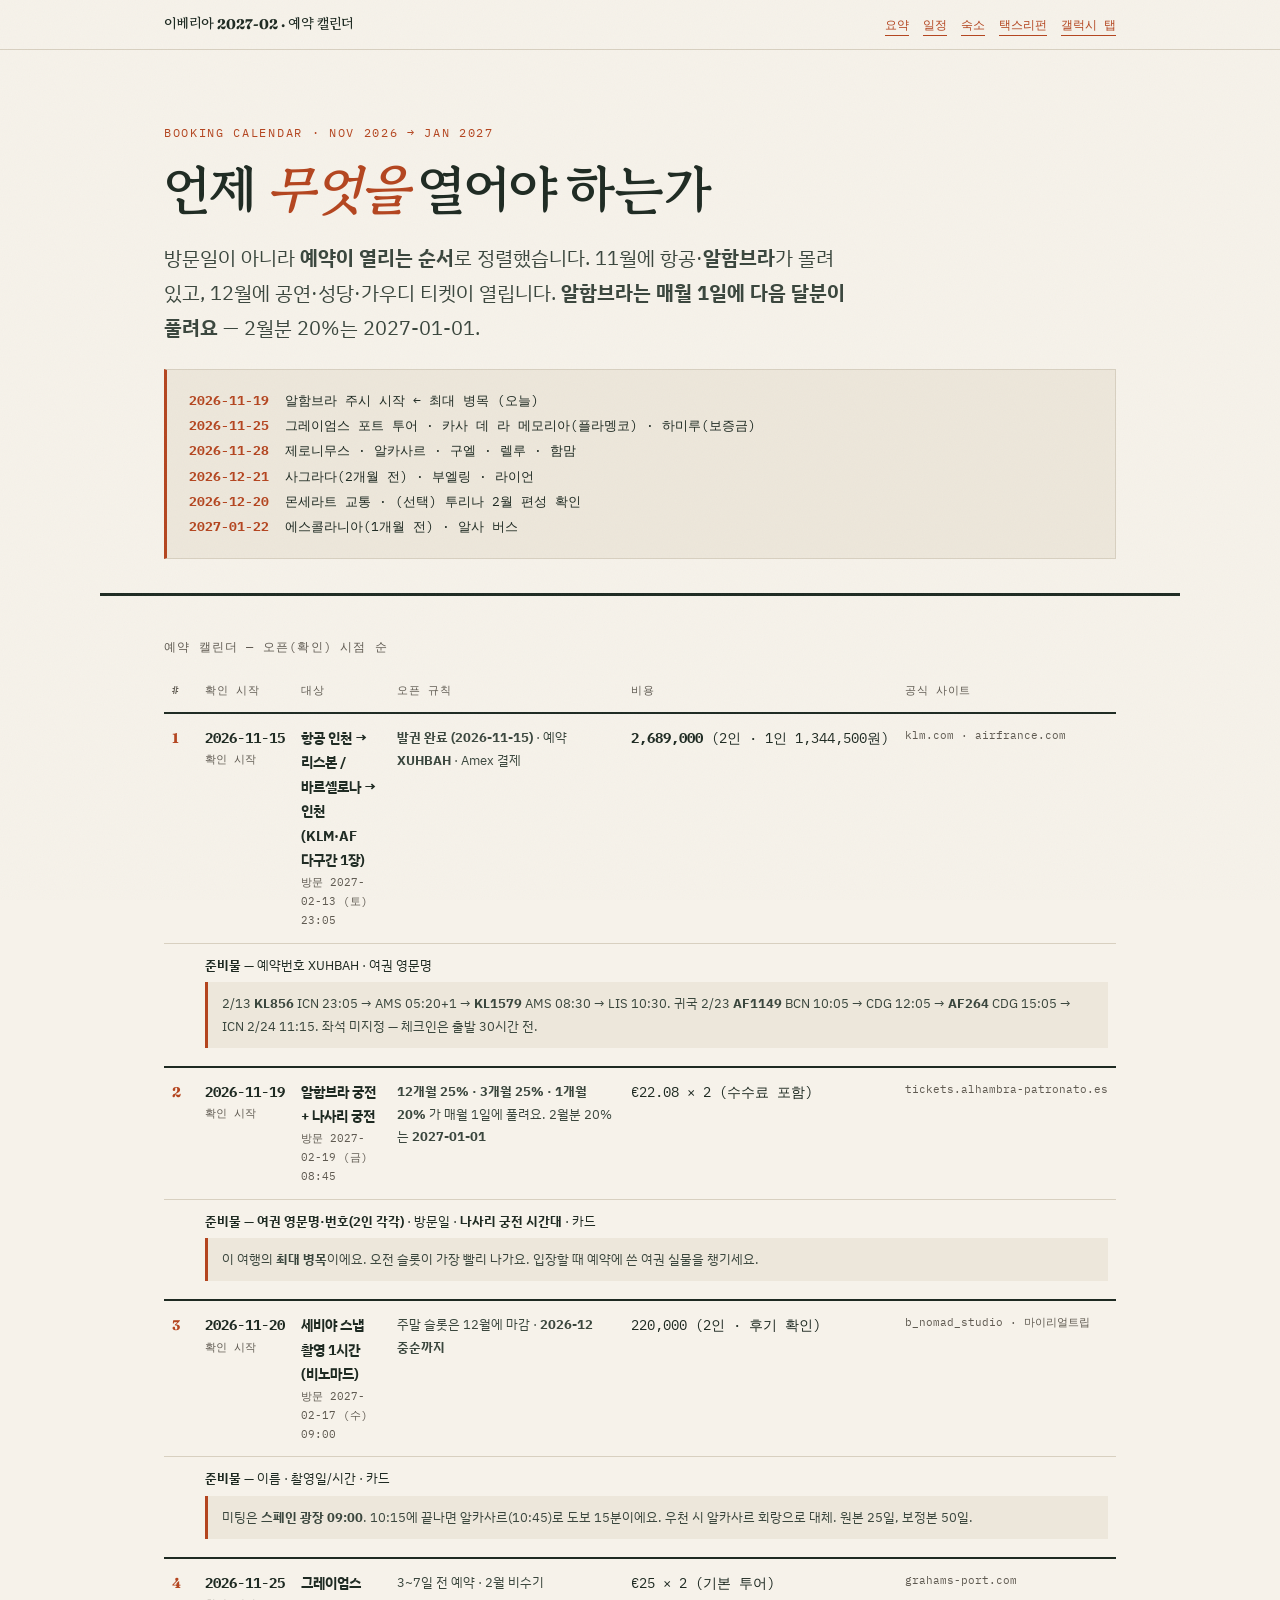
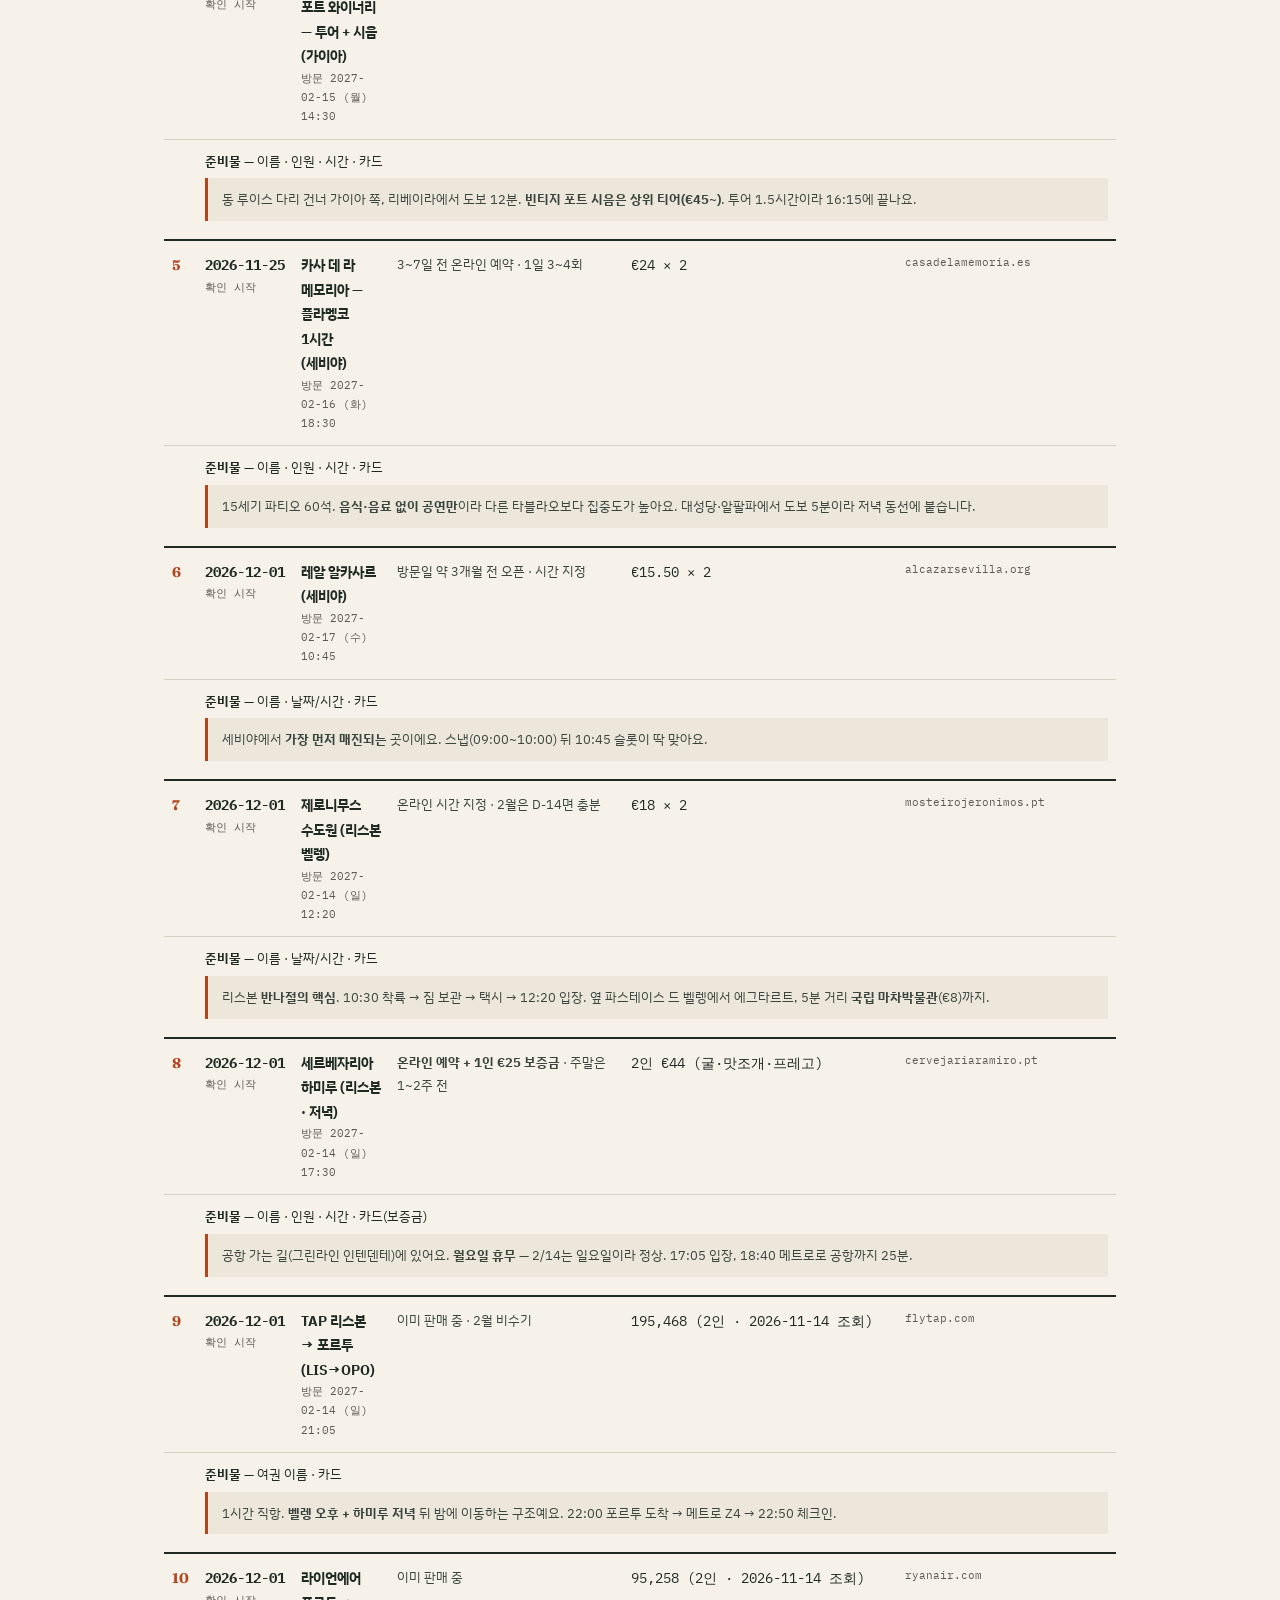
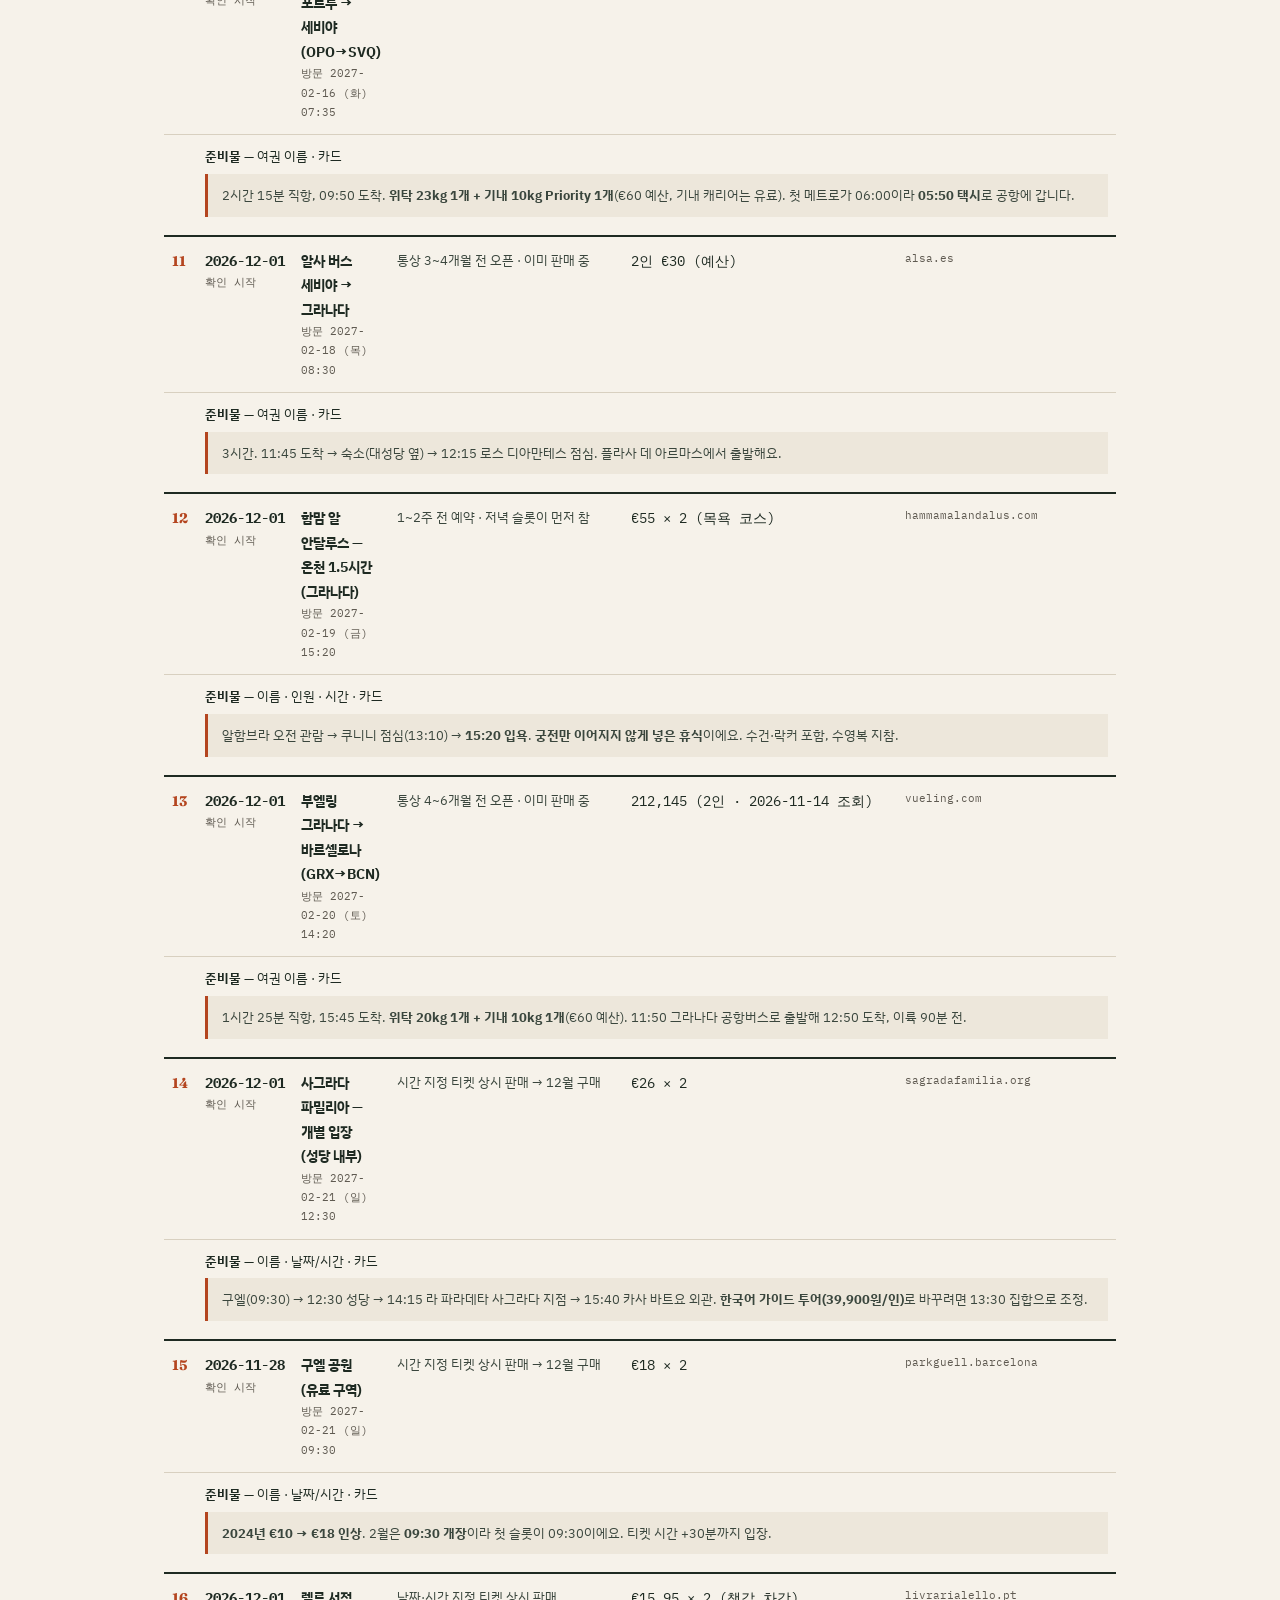
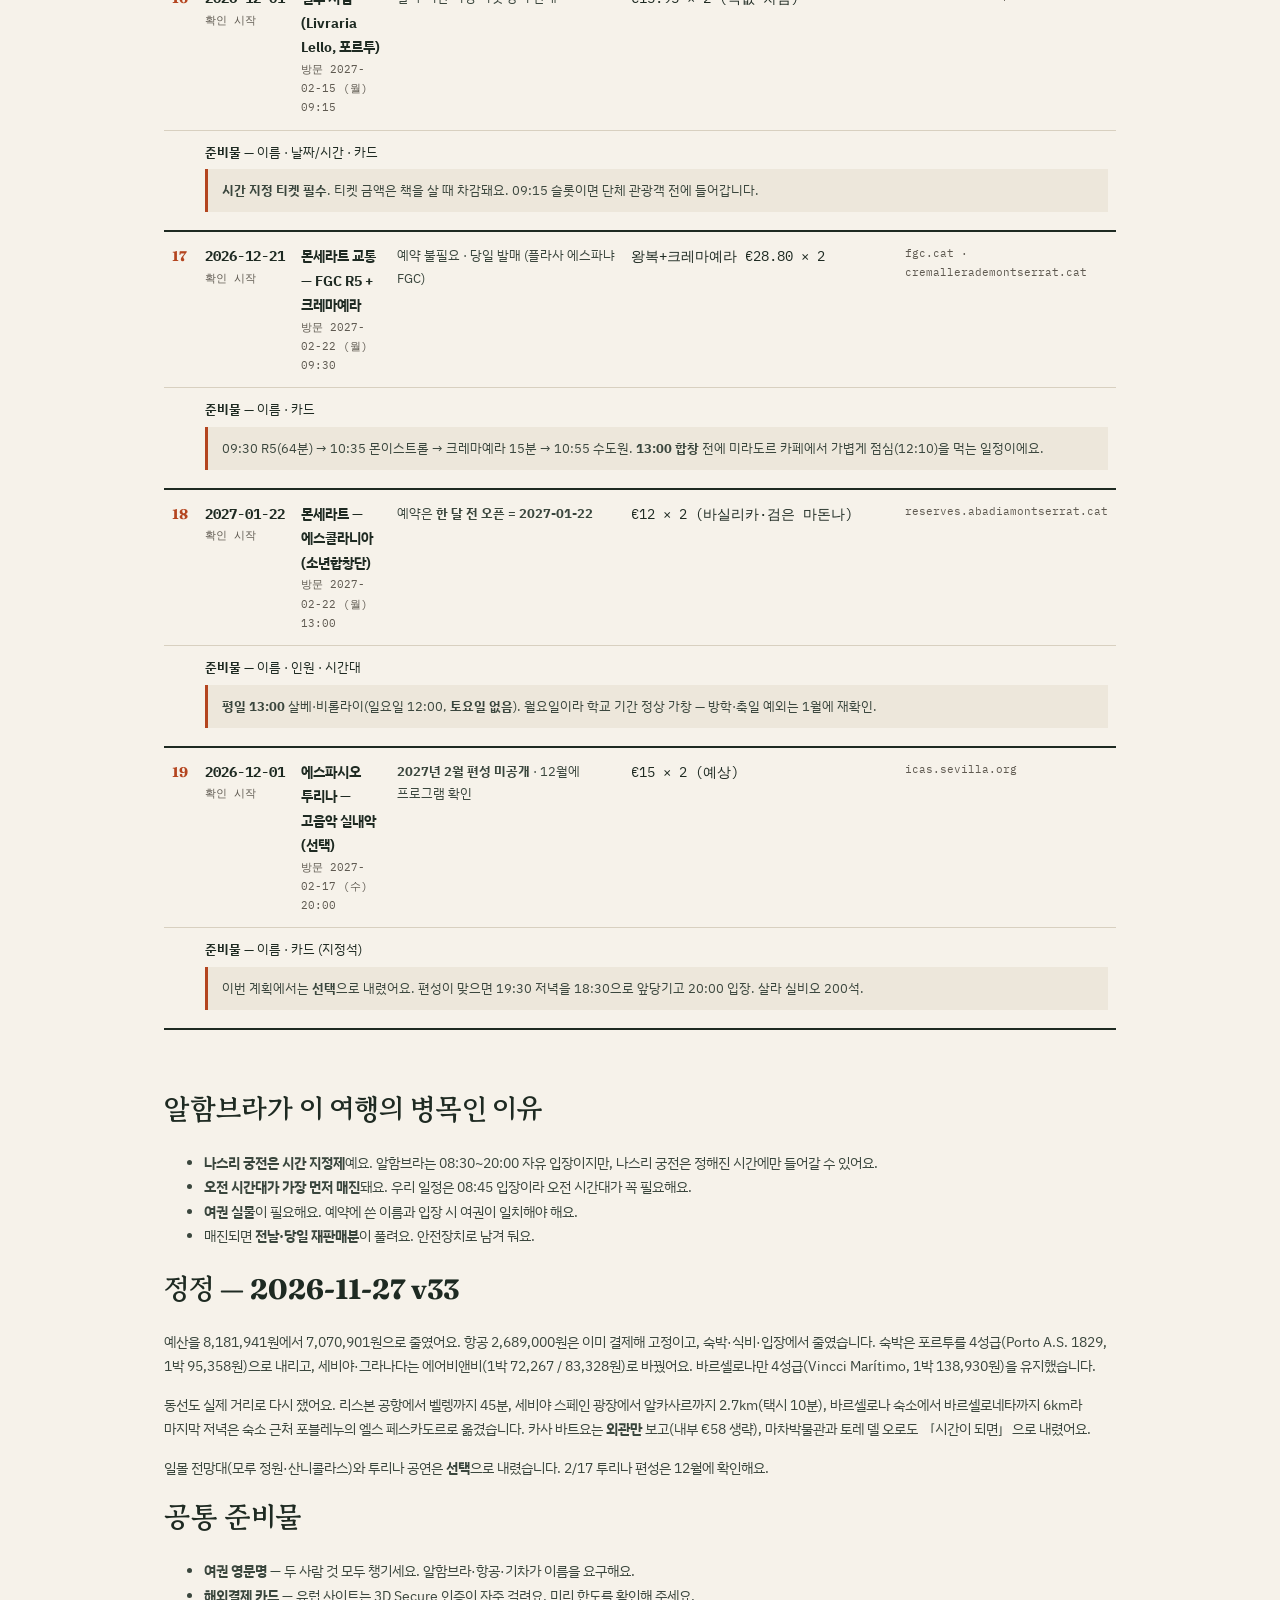
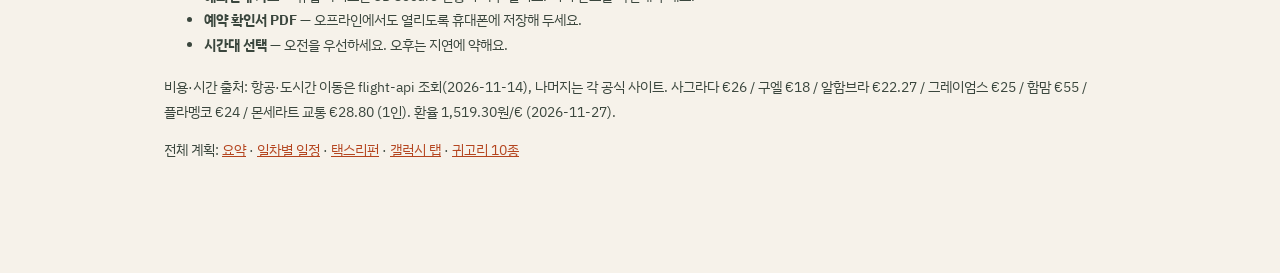
<file: reservations.html>
<!doctype html>
<html lang="ko">
<head>
<meta charset="utf-8">
<meta name="viewport" content="width=device-width,initial-scale=1">
<title>예약 캘린더 — 언제 무엇을 여는가 · 이베리아 2027-02</title>
<link rel="preconnect" href="https://fonts.googleapis.com">
<link rel="preconnect" href="https://fonts.gstatic.com" crossorigin>
<link href="https://fonts.googleapis.com/css2?family=Fraunces:opsz,wght@9..144,600;9..144,700&family=Gowun+Batang:wght@400;700&family=IBM+Plex+Mono:wght@400;500&family=IBM+Plex+Sans+KR:wght@400;500;700&display=swap" rel="stylesheet">
<link rel="stylesheet" href="styles/tokens.css">
<style>
*{box-sizing:border-box}
body{margin:0;background:var(--paper);color:var(--ink);font-family:var(--font-body);
  font-size:var(--fs-body);line-height:1.75;-webkit-font-smoothing:antialiased;
  word-break:keep-all;line-break:strict;overflow-wrap:break-word;hyphens:none}
body::after{content:"";position:fixed;inset:0;pointer-events:none;z-index:99;opacity:.035;
  background-image:url("data:image/svg+xml;utf8,%3Csvg xmlns='http://www.w3.org/2000/svg' width='160' height='160'%3E%3Cfilter id='n'%3E%3CfeTurbulence type='fractalNoise' baseFrequency='.85' numOctaves='3'/%3E%3C/filter%3E%3Crect width='160' height='160' filter='url(%23n)'/%3E%3C/svg%3E")}
.wrap{max-width:var(--maxw);margin:0 auto;padding:0 var(--pad-x)}
.sr-only{position:absolute;width:1px;height:1px;overflow:hidden;clip:rect(0 0 0 0);white-space:nowrap}
a{color:var(--accent)}
.topbar{position:sticky;top:0;z-index:40;background:var(--paper);border-bottom:1px solid var(--rule)}
.topbar .wrap{display:flex;align-items:baseline;gap:14px;padding-top:12px;padding-bottom:12px}
.topbar .brand{font-family:var(--font-display);font-weight:700;font-size:var(--fs-small)}
.topbar .links{margin-left:auto;display:flex;gap:14px;font-family:var(--font-mono);font-size:var(--fs-caption);flex-wrap:wrap}
.topbar a{text-decoration:none;border-bottom:1px solid currentColor}
.hero{padding-top:72px;padding-bottom:34px;border-bottom:3px solid var(--rule-strong)}
.kicker{font-family:var(--font-mono);font-size:var(--fs-caption);letter-spacing:.14em;
  text-transform:uppercase;color:var(--accent);margin:0 0 20px}
.hero h1{font-family:var(--font-display);font-weight:700;font-size:clamp(2rem,5vw,3.3rem);
  line-height:1.08;letter-spacing:-.02em;margin:0 0 20px;text-wrap:balance}
.hero h1 em{font-style:italic;color:var(--accent)}
.hero .lede{max-width:58ch;font-size:var(--fs-lead);color:var(--ink-soft);margin:0 0 24px}
.flow{font-family:var(--font-mono);font-size:13px;line-height:1.95;background:var(--paper-2);
  border:1px solid var(--rule);border-left:3px solid var(--accent);padding:18px 22px;overflow-x:auto;white-space:pre}
.flow b{color:var(--accent)}

.cal{max-width:var(--maxw);margin:0 auto;padding:40px var(--pad-x) 0}
table.cal{width:100%;border-collapse:collapse;font-size:var(--fs-small)}
table.cal caption{text-align:left;font-family:var(--font-mono);font-size:12px;letter-spacing:.1em;
  text-transform:uppercase;color:var(--muted);padding-bottom:12px}
table.cal th,table.cal td{padding:12px 8px;border-bottom:1px solid var(--rule);vertical-align:top;text-align:left}
table.cal thead th{font-family:var(--font-mono);font-size:11px;letter-spacing:.06em;
  text-transform:uppercase;color:var(--muted);font-weight:500;border-bottom:2px solid var(--rule-strong)}
td.n{font-family:var(--font-display);font-weight:700;color:var(--accent);width:28px}
td.open{white-space:nowrap;width:110px}
td.open b{font-family:var(--font-mono);font-size:var(--fs-small)}
td.open small,td.what small{display:block;font-family:var(--font-mono);font-size:11px;color:var(--muted)}
td.what b{font-weight:700}
td.rule{color:var(--ink-soft);font-size:13px;width:26%}
td.price{font-family:var(--font-mono);white-space:nowrap;width:150px;font-variant-numeric:tabular-nums}
td.site{font-family:var(--font-mono);font-size:11px;color:var(--muted);width:200px;word-break:keep-all}
tr.detail td{border-bottom:2px solid var(--rule-strong);padding-top:0}
.need{margin:10px 0 6px;font-size:13px}
.warn{margin:0 0 6px;font-size:13px;color:var(--ink-soft);background:var(--paper-2);
  border-left:3px solid var(--accent);padding:10px 14px}

.tail{max-width:var(--maxw);margin:0 auto;padding:56px var(--pad-x) 96px}
.tail h2{font-family:var(--font-display);font-size:var(--fs-h3);margin:0 0 16px}
.tail li,.tail p{font-size:var(--fs-small);color:var(--ink-soft)}

@media (max-width:820px){
  .hero{padding:44px 0 28px}
  .wrap,.cal,.tail{padding-left:var(--pad-x);padding-right:var(--pad-x)}
  table.cal,table.cal tbody,table.cal tr{display:block}
  table.cal thead{display:none}
  table.cal tr:not(.detail){border-top:2px solid var(--rule-strong);padding-top:8px}
  table.cal td{display:block;border:none;padding:2px 0;width:auto}
  td.n{display:inline-block;margin-right:8px}
  td.open{display:inline-block}
  td.rule{font-size:12px}
  tr.detail td{padding-bottom:2px}
  .flow{font-size:11px;overflow-x:auto}
  td.price,td.site,td.open{white-space:normal;word-break:break-word}
}
@media print{
  .topbar,.tail,.flow{display:none}
  table.cal tr{break-inside:avoid}
  body::after{display:none}
}
</style>
</head>
<body>

<div class="topbar">
  <div class="wrap">
    <span class="brand">이베리아 2027-02 · 예약 캘린더</span>
    <span class="links">
      <a href="index.html">요약</a>
      <a href="itinerary.html">일정</a>
      <a href="accommodation.html">숙소</a>
      <a href="taxrefund.html">택스리펀</a>
      <a href="galaxytab.html">갤럭시 탭</a>
    </span>
  </div>
</div>

<main>
<section class="hero wrap">
  <p class="kicker">Booking calendar · Nov 2026 → Jan 2027</p>
  <h1>언제 <em>무엇을</em> 열어야 하는가</h1>
  <p class="lede">방문일이 아니라 <b>예약이 열리는 순서</b>로 정렬했습니다.
    11월에 항공·<b>알함브라</b>가 몰려 있고, 12월에 공연·성당·가우디 티켓이 열립니다. <b>알함브라는 매월 1일에 다음 달분이 풀려요</b> — 2월분 20%는 2027-01-01.</p>
  <div class="flow"><b>2026-11-19</b>  알함브라 주시 시작 ← 최대 병목 (오늘)
<b>2026-11-25</b>  그레이엄스 포트 투어 · 카사 데 라 메모리아(플라멩코) · 하미루(보증금)
<b>2026-11-28</b>  제로니무스 · 알카사르 · 구엘 · 렐루 · 함맘
<b>2026-12-21</b>  사그라다(2개월 전) · 부엘링 · 라이언
<b>2026-12-20</b>  몬세라트 교통 · (선택) 투리나 2월 편성 확인
<b>2027-01-22</b>  에스콜라니아(1개월 전) · 알사 버스</div>
</section>

<section class="cal">
  <table class="cal">
    <caption>예약 캘린더 — 오픈(확인) 시점 순</caption>
    <thead>
      <tr><th scope="col">#</th><th scope="col">확인 시작</th><th scope="col">대상</th>
          <th scope="col">오픈 규칙</th><th scope="col">비용</th><th scope="col">공식 사이트</th></tr>
    </thead>
    <tbody>

<tr>
  <td class="n">1</td>
  <td class="open"><b>2026-11-15</b><small>확인 시작</small></td>
  <td class="what"><b>항공 인천 → 리스본 / 바르셀로나 → 인천 (KLM·AF 다구간 1장)</b><small>방문 2027-02-13 (토) 23:05</small></td>
  <td class="rule"><b>발권 완료 (2026-11-15)</b> · 예약 <b>XUHBAH</b> · Amex 결제</td>
  <td class="price"><b>2,689,000</b> (2인 · 1인 1,344,500원)</td>
  <td class="site">klm.com ·​ airfrance.com</td>
</tr>
<tr class="detail">
  <td></td>
  <td colspan="5">
    <p class="need"><b>준비물</b> — 예약번호 XUHBAH · 여권 영문명</p>
    <p class="warn">2/13 <b>KL856</b> ICN 23:05 → AMS 05:20+1 → <b>KL1579</b> AMS 08:30 → LIS 10:30. 귀국 2/23 <b>AF1149</b> BCN 10:05 → CDG 12:05 → <b>AF264</b> CDG 15:05 → ICN 2/24 11:15. 좌석 미지정 — 체크인은 출발 30시간 전.</p>
  </td>
</tr>

<tr>
  <td class="n">2</td>
  <td class="open"><b>2026-11-19</b><small>확인 시작</small></td>
  <td class="what"><b>알함브라 궁전 + 나사리 궁전</b><small>방문 2027-02-19 (금) 08:45</small></td>
  <td class="rule"><b>12개월 25% · 3개월 25% · 1개월 20%</b> 가 매월 1일에 풀려요. 2월분 20%는 <b>2027-01-01</b></td>
  <td class="price">€22.08 × 2 (수수료 포함)</td>
  <td class="site">tickets.alhambra-patronato.es</td>
</tr>
<tr class="detail">
  <td></td>
  <td colspan="5">
    <p class="need"><b>준비물</b> — <b>여권 영문명·번호(2인 각각)</b> · 방문일 · <b>나사리 궁전 시간대</b> · 카드</p>
    <p class="warn">이 여행의 <b>최대 병목</b>이에요. 오전 슬롯이 가장 빨리 나가요. 입장할 때 예약에 쓴 여권 실물을 챙기세요.</p>
  </td>
</tr>

<tr>
  <td class="n">3</td>
  <td class="open"><b>2026-11-20</b><small>확인 시작</small></td>
  <td class="what"><b>세비야 스냅 촬영 1시간 (비노마드)</b><small>방문 2027-02-17 (수) 09:00</small></td>
  <td class="rule">주말 슬롯은 12월에 마감 · <b>2026-12 중순까지</b></td>
  <td class="price">220,000 (2인 · 후기 확인)</td>
  <td class="site">b_nomad_studio ·​ 마이리얼트립</td>
</tr>
<tr class="detail">
  <td></td>
  <td colspan="5">
    <p class="need"><b>준비물</b> — 이름 · 촬영일/시간 · 카드</p>
    <p class="warn">미팅은 <b>스페인 광장 09:00</b>. 10:15에 끝나면 알카사르(10:45)로 도보 15분이에요. 우천 시 알카사르 회랑으로 대체. 원본 25일, 보정본 50일.</p>
  </td>
</tr>

<tr>
  <td class="n">4</td>
  <td class="open"><b>2026-11-25</b><small>확인 시작</small></td>
  <td class="what"><b>그레이엄스 포트 와이너리 — 투어 + 시음 (가이아)</b><small>방문 2027-02-15 (월) 14:30</small></td>
  <td class="rule">3~7일 전 예약 · 2월 비수기</td>
  <td class="price">€25 × 2 (기본 투어)</td>
  <td class="site">grahams-port.com</td>
</tr>
<tr class="detail">
  <td></td>
  <td colspan="5">
    <p class="need"><b>준비물</b> — 이름 · 인원 · 시간 · 카드</p>
    <p class="warn">동 루이스 다리 건너 가이아 쪽, 리베이라에서 도보 12분. <b>빈티지 포트 시음은 상위 티어(€45~)</b>. 투어 1.5시간이라 16:15에 끝나요.</p>
  </td>
</tr>

<tr>
  <td class="n">5</td>
  <td class="open"><b>2026-11-25</b><small>확인 시작</small></td>
  <td class="what"><b>카사 데 라 메모리아 — 플라멩코 1시간 (세비야)</b><small>방문 2027-02-16 (화) 18:30</small></td>
  <td class="rule">3~7일 전 온라인 예약 · 1일 3~4회</td>
  <td class="price">€24 × 2</td>
  <td class="site">casadelamemoria.es</td>
</tr>
<tr class="detail">
  <td></td>
  <td colspan="5">
    <p class="need"><b>준비물</b> — 이름 · 인원 · 시간 · 카드</p>
    <p class="warn">15세기 파티오 60석. <b>음식·음료 없이 공연만</b>이라 다른 타블라오보다 집중도가 높아요. 대성당·알팔파에서 도보 5분이라 저녁 동선에 붙습니다.</p>
  </td>
</tr>

<tr>
  <td class="n">6</td>
  <td class="open"><b>2026-12-01</b><small>확인 시작</small></td>
  <td class="what"><b>레알 알카사르 (세비야)</b><small>방문 2027-02-17 (수) 10:45</small></td>
  <td class="rule">방문일 약 3개월 전 오픈 · 시간 지정</td>
  <td class="price">€15.50 × 2</td>
  <td class="site">alcazarsevilla.org</td>
</tr>
<tr class="detail">
  <td></td>
  <td colspan="5">
    <p class="need"><b>준비물</b> — 이름 · 날짜/시간 · 카드</p>
    <p class="warn">세비야에서 <b>가장 먼저 매진되는</b> 곳이에요. 스냅(09:00~10:00) 뒤 10:45 슬롯이 딱 맞아요.</p>
  </td>
</tr>

<tr>
  <td class="n">7</td>
  <td class="open"><b>2026-12-01</b><small>확인 시작</small></td>
  <td class="what"><b>제로니무스 수도원 (리스본 벨렝)</b><small>방문 2027-02-14 (일) 12:20</small></td>
  <td class="rule">온라인 시간 지정 · 2월은 D-14면 충분</td>
  <td class="price">€18 × 2</td>
  <td class="site">mosteirojeronimos.pt</td>
</tr>
<tr class="detail">
  <td></td>
  <td colspan="5">
    <p class="need"><b>준비물</b> — 이름 · 날짜/시간 · 카드</p>
    <p class="warn">리스본 <b>반나절의 핵심</b>. 10:30 착륙 → 짐 보관 → 택시 → 12:20 입장. 옆 파스테이스 드 벨렝에서 에그타르트, 5분 거리 <b>국립 마차박물관</b>(€8)까지.</p>
  </td>
</tr>

<tr>
  <td class="n">8</td>
  <td class="open"><b>2026-12-01</b><small>확인 시작</small></td>
  <td class="what"><b>세르베자리아 하미루 (리스본 · 저녁)</b><small>방문 2027-02-14 (일) 17:30</small></td>
  <td class="rule"><b>온라인 예약 + 1인 €25 보증금</b> · 주말은 1~2주 전</td>
  <td class="price">2인 €44 (굴·맛조개·프레고)</td>
  <td class="site">cervejariaramiro.pt</td>
</tr>
<tr class="detail">
  <td></td>
  <td colspan="5">
    <p class="need"><b>준비물</b> — 이름 · 인원 · 시간 · 카드(보증금)</p>
    <p class="warn">공항 가는 길(그린라인 인텐덴테)에 있어요. <b>월요일 휴무</b> — 2/14는 일요일이라 정상. 17:05 입장, 18:40 메트로로 공항까지 25분.</p>
  </td>
</tr>

<tr>
  <td class="n">9</td>
  <td class="open"><b>2026-12-01</b><small>확인 시작</small></td>
  <td class="what"><b>TAP 리스본 → 포르투 (LIS→OPO)</b><small>방문 2027-02-14 (일) 21:05</small></td>
  <td class="rule">이미 판매 중 · 2월 비수기</td>
  <td class="price">195,468 (2인 · 2026-11-14 조회)</td>
  <td class="site">flytap.com</td>
</tr>
<tr class="detail">
  <td></td>
  <td colspan="5">
    <p class="need"><b>준비물</b> — 여권 이름 · 카드</p>
    <p class="warn">1시간 직항. <b>벨렝 오후 + 하미루 저녁</b> 뒤 밤에 이동하는 구조예요. 22:00 포르투 도착 → 메트로 Z4 → 22:50 체크인.</p>
  </td>
</tr>

<tr>
  <td class="n">10</td>
  <td class="open"><b>2026-12-01</b><small>확인 시작</small></td>
  <td class="what"><b>라이언에어 포르투 → 세비야 (OPO→SVQ)</b><small>방문 2027-02-16 (화) 07:35</small></td>
  <td class="rule">이미 판매 중</td>
  <td class="price">95,258 (2인 · 2026-11-14 조회)</td>
  <td class="site">ryanair.com</td>
</tr>
<tr class="detail">
  <td></td>
  <td colspan="5">
    <p class="need"><b>준비물</b> — 여권 이름 · 카드</p>
    <p class="warn">2시간 15분 직항, 09:50 도착. <b>위탁 23kg 1개 + 기내 10kg Priority 1개</b>(€60 예산, 기내 캐리어는 유료). 첫 메트로가 06:00이라 <b>05:50 택시</b>로 공항에 갑니다.</p>
  </td>
</tr>

<tr>
  <td class="n">11</td>
  <td class="open"><b>2026-12-01</b><small>확인 시작</small></td>
  <td class="what"><b>알사 버스 세비야 → 그라나다</b><small>방문 2027-02-18 (목) 08:30</small></td>
  <td class="rule">통상 3~4개월 전 오픈 · 이미 판매 중</td>
  <td class="price">2인 €30 (예산)</td>
  <td class="site">alsa.es</td>
</tr>
<tr class="detail">
  <td></td>
  <td colspan="5">
    <p class="need"><b>준비물</b> — 여권 이름 · 카드</p>
    <p class="warn">3시간. 11:45 도착 → 숙소(대성당 옆) → 12:15 로스 디아만테스 점심. 플라사 데 아르마스에서 출발해요.</p>
  </td>
</tr>

<tr>
  <td class="n">12</td>
  <td class="open"><b>2026-12-01</b><small>확인 시작</small></td>
  <td class="what"><b>함맘 알 안달루스 — 온천 1.5시간 (그라나다)</b><small>방문 2027-02-19 (금) 15:20</small></td>
  <td class="rule">1~2주 전 예약 · 저녁 슬롯이 먼저 참</td>
  <td class="price">€55 × 2 (목욕 코스)</td>
  <td class="site">hammamalandalus.com</td>
</tr>
<tr class="detail">
  <td></td>
  <td colspan="5">
    <p class="need"><b>준비물</b> — 이름 · 인원 · 시간 · 카드</p>
    <p class="warn">알함브라 오전 관람 → 쿠니니 점심(13:10) → <b>15:20 입욕</b>. <b>궁전만 이어지지 않게 넣은 휴식</b>이에요. 수건·락커 포함, 수영복 지참.</p>
  </td>
</tr>

<tr>
  <td class="n">13</td>
  <td class="open"><b>2026-12-01</b><small>확인 시작</small></td>
  <td class="what"><b>부엘링 그라나다 → 바르셀로나 (GRX→BCN)</b><small>방문 2027-02-20 (토) 14:20</small></td>
  <td class="rule">통상 4~6개월 전 오픈 · 이미 판매 중</td>
  <td class="price">212,145 (2인 · 2026-11-14 조회)</td>
  <td class="site">vueling.com</td>
</tr>
<tr class="detail">
  <td></td>
  <td colspan="5">
    <p class="need"><b>준비물</b> — 여권 이름 · 카드</p>
    <p class="warn">1시간 25분 직항, 15:45 도착. <b>위탁 20kg 1개 + 기내 10kg 1개</b>(€60 예산). 11:50 그라나다 공항버스로 출발해 12:50 도착, 이륙 90분 전.</p>
  </td>
</tr>

<tr>
  <td class="n">14</td>
  <td class="open"><b>2026-12-01</b><small>확인 시작</small></td>
  <td class="what"><b>사그라다 파밀리아 — 개별 입장 (성당 내부)</b><small>방문 2027-02-21 (일) 12:30</small></td>
  <td class="rule">시간 지정 티켓 상시 판매 → 12월 구매</td>
  <td class="price">€26 × 2</td>
  <td class="site">sagradafamilia.org</td>
</tr>
<tr class="detail">
  <td></td>
  <td colspan="5">
    <p class="need"><b>준비물</b> — 이름 · 날짜/시간 · 카드</p>
    <p class="warn">구엘(09:30) → 12:30 성당 → 14:15 라 파라데타 사그라다 지점 → 15:40 카사 바트요 외관. <b>한국어 가이드 투어(39,900원/인)</b>로 바꾸려면 13:30 집합으로 조정.</p>
  </td>
</tr>

<tr>
  <td class="n">15</td>
  <td class="open"><b>2026-11-28</b><small>확인 시작</small></td>
  <td class="what"><b>구엘 공원 (유료 구역)</b><small>방문 2027-02-21 (일) 09:30</small></td>
  <td class="rule">시간 지정 티켓 상시 판매 → 12월 구매</td>
  <td class="price">€18 × 2</td>
  <td class="site">parkguell.barcelona</td>
</tr>
<tr class="detail">
  <td></td>
  <td colspan="5">
    <p class="need"><b>준비물</b> — 이름 · 날짜/시간 · 카드</p>
    <p class="warn"><b>2024년 €10 → €18 인상</b>. 2월은 <b>09:30 개장</b>이라 첫 슬롯이 09:30이에요. 티켓 시간 +30분까지 입장.</p>
  </td>
</tr>

<tr>
  <td class="n">16</td>
  <td class="open"><b>2026-12-01</b><small>확인 시작</small></td>
  <td class="what"><b>렐루 서점 (Livraria Lello, 포르투)</b><small>방문 2027-02-15 (월) 09:15</small></td>
  <td class="rule">날짜·시간 지정 티켓 상시 판매</td>
  <td class="price">€15.95 × 2 (책값 차감)</td>
  <td class="site">livrarialello.pt</td>
</tr>
<tr class="detail">
  <td></td>
  <td colspan="5">
    <p class="need"><b>준비물</b> — 이름 · 날짜/시간 · 카드</p>
    <p class="warn"><b>시간 지정 티켓 필수</b>. 티켓 금액은 책을 살 때 차감돼요. 09:15 슬롯이면 단체 관광객 전에 들어갑니다.</p>
  </td>
</tr>

<tr>
  <td class="n">17</td>
  <td class="open"><b>2026-12-21</b><small>확인 시작</small></td>
  <td class="what"><b>몬세라트 교통 — FGC R5 + 크레마예라</b><small>방문 2027-02-22 (월) 09:30</small></td>
  <td class="rule">예약 불필요 · 당일 발매 (플라사 에스파냐 FGC)</td>
  <td class="price">왕복+크레마예라 €28.80 × 2</td>
  <td class="site">fgc.cat ·​ cremallerademontserrat.cat</td>
</tr>
<tr class="detail">
  <td></td>
  <td colspan="5">
    <p class="need"><b>준비물</b> — 이름 · 카드</p>
    <p class="warn">09:30 R5(64분) → 10:35 몬이스트롤 → 크레마예라 15분 → 10:55 수도원. <b>13:00 합창</b> 전에 미라도르 카페에서 가볍게 점심(12:10)을 먹는 일정이에요.</p>
  </td>
</tr>

<tr>
  <td class="n">18</td>
  <td class="open"><b>2027-01-22</b><small>확인 시작</small></td>
  <td class="what"><b>몬세라트 — 에스콜라니아(소년합창단)</b><small>방문 2027-02-22 (월) 13:00</small></td>
  <td class="rule">예약은 <b>한 달 전 오픈</b> = <b>2027-01-22</b></td>
  <td class="price">€12 × 2 (바실리카·검은 마돈나)</td>
  <td class="site">reserves.abadiamontserrat.cat</td>
</tr>
<tr class="detail">
  <td></td>
  <td colspan="5">
    <p class="need"><b>준비물</b> — 이름 · 인원 · 시간대</p>
    <p class="warn"><b>평일 13:00</b> 살베·비롤라이(일요일 12:00, <b>토요일 없음</b>). 월요일이라 학교 기간 정상 가창 — 방학·축일 예외는 1월에 재확인.</p>
  </td>
</tr>

<tr>
  <td class="n">19</td>
  <td class="open"><b>2026-12-01</b><small>확인 시작</small></td>
  <td class="what"><b>에스파시오 투리나 — 고음악 실내악 (선택)</b><small>방문 2027-02-17 (수) 20:00</small></td>
  <td class="rule"><b>2027년 2월 편성 미공개</b> · 12월에 프로그램 확인</td>
  <td class="price">€15 × 2 (예상)</td>
  <td class="site">icas.sevilla.org</td>
</tr>
<tr class="detail">
  <td></td>
  <td colspan="5">
    <p class="need"><b>준비물</b> — 이름 · 카드 (지정석)</p>
    <p class="warn">이번 계획에서는 <b>선택</b>으로 내렸어요. 편성이 맞으면 19:30 저녁을 18:30으로 앞당기고 20:00 입장. 살라 실비오 200석.</p>
  </td>
</tr>
    </tbody>
  </table>
</section>

<section class="tail">
  <h2>알함브라가 이 여행의 병목인 이유</h2>
  <ul>
    <li><b>나스리 궁전은 시간 지정제</b>예요. 알함브라는 08:30~20:00 자유 입장이지만, 나스리 궁전은 정해진 시간에만 들어갈 수 있어요.</li>
    <li><b>오전 시간대가 가장 먼저 매진</b>돼요. 우리 일정은 08:45 입장이라 오전 시간대가 꼭 필요해요.</li>
    <li><b>여권 실물</b>이 필요해요. 예약에 쓴 이름과 입장 시 여권이 일치해야 해요.</li>
    <li>매진되면 <b>전날·당일 재판매분</b>이 풀려요. 안전장치로 남겨 둬요.</li>
  </ul>

  <h2>정정 — 2026-11-27 v33</h2>
  <p>예산을 8,181,941원에서 7,070,901원으로 줄였어요. 항공 2,689,000원은 이미 결제해 고정이고, 숙박·식비·입장에서 줄였습니다.
     숙박은 포르투를 4성급(Porto A.S. 1829, 1박 95,358원)으로 내리고, 세비야·그라나다는 에어비앤비(1박 72,267 / 83,328원)로 바꿨어요.
     바르셀로나만 4성급(Vincci Marítimo, 1박 138,930원)을 유지했습니다.</p>
  <p>동선도 실제 거리로 다시 쟀어요. 리스본 공항에서 벨렝까지 45분, 세비야 스페인 광장에서 알카사르까지 2.7km(택시 10분),
     바르셀로나 숙소에서 바르셀로네타까지 6km라 마지막 저녁은 숙소 근처 포블레누의 엘스 페스카도르로 옮겼습니다.
     카사 바트요는 <b>외관만</b> 보고(내부 €58 생략), 마차박물관과 토레 델 오로도 「시간이 되면」으로 내렸어요.</p>
  <p>일몰 전망대(모루 정원·산니콜라스)와 투리나 공연은 <b>선택</b>으로 내렸습니다. 2/17 투리나 편성은 12월에 확인해요.</p>
  <h2>공통 준비물</h2>
  <ul>
    <li><b>여권 영문명</b> — 두 사람 것 모두 챙기세요. 알함브라·항공·기차가 이름을 요구해요.</li>
    <li><b>해외결제 카드</b> — 유럽 사이트는 3D Secure 인증이 자주 걸려요. 미리 한도를 확인해 주세요.</li>
    <li><b>예약 확인서 PDF</b> — 오프라인에서도 열리도록 휴대폰에 저장해 두세요.</li>
    <li><b>시간대 선택</b> — 오전을 우선하세요. 오후는 지연에 약해요.</li>
  </ul>

  <p style="margin-top:18px">비용·시간 출처: 항공·도시간 이동은 flight-api 조회(2026-11-14), 나머지는 각 공식 사이트.
     사그라다 €26 / 구엘 €18 / 알함브라 €22.27 / 그레이엄스 €25 / 함맘 €55 / 플라멩코 €24 / 몬세라트 교통 €28.80 (1인). 환율 1,519.30원/€ (2026-11-27).</p>
  <p>전체 계획: <a href="index.html">요약</a> · <a href="itinerary.html">일차별 일정</a> · <a href="taxrefund.html">택스리펀</a> · <a href="galaxytab.html">갤럭시 탭</a> · <a href="earrings.html">귀고리 10종</a></p>
</section>
</main>
</body>
</html>
</file>
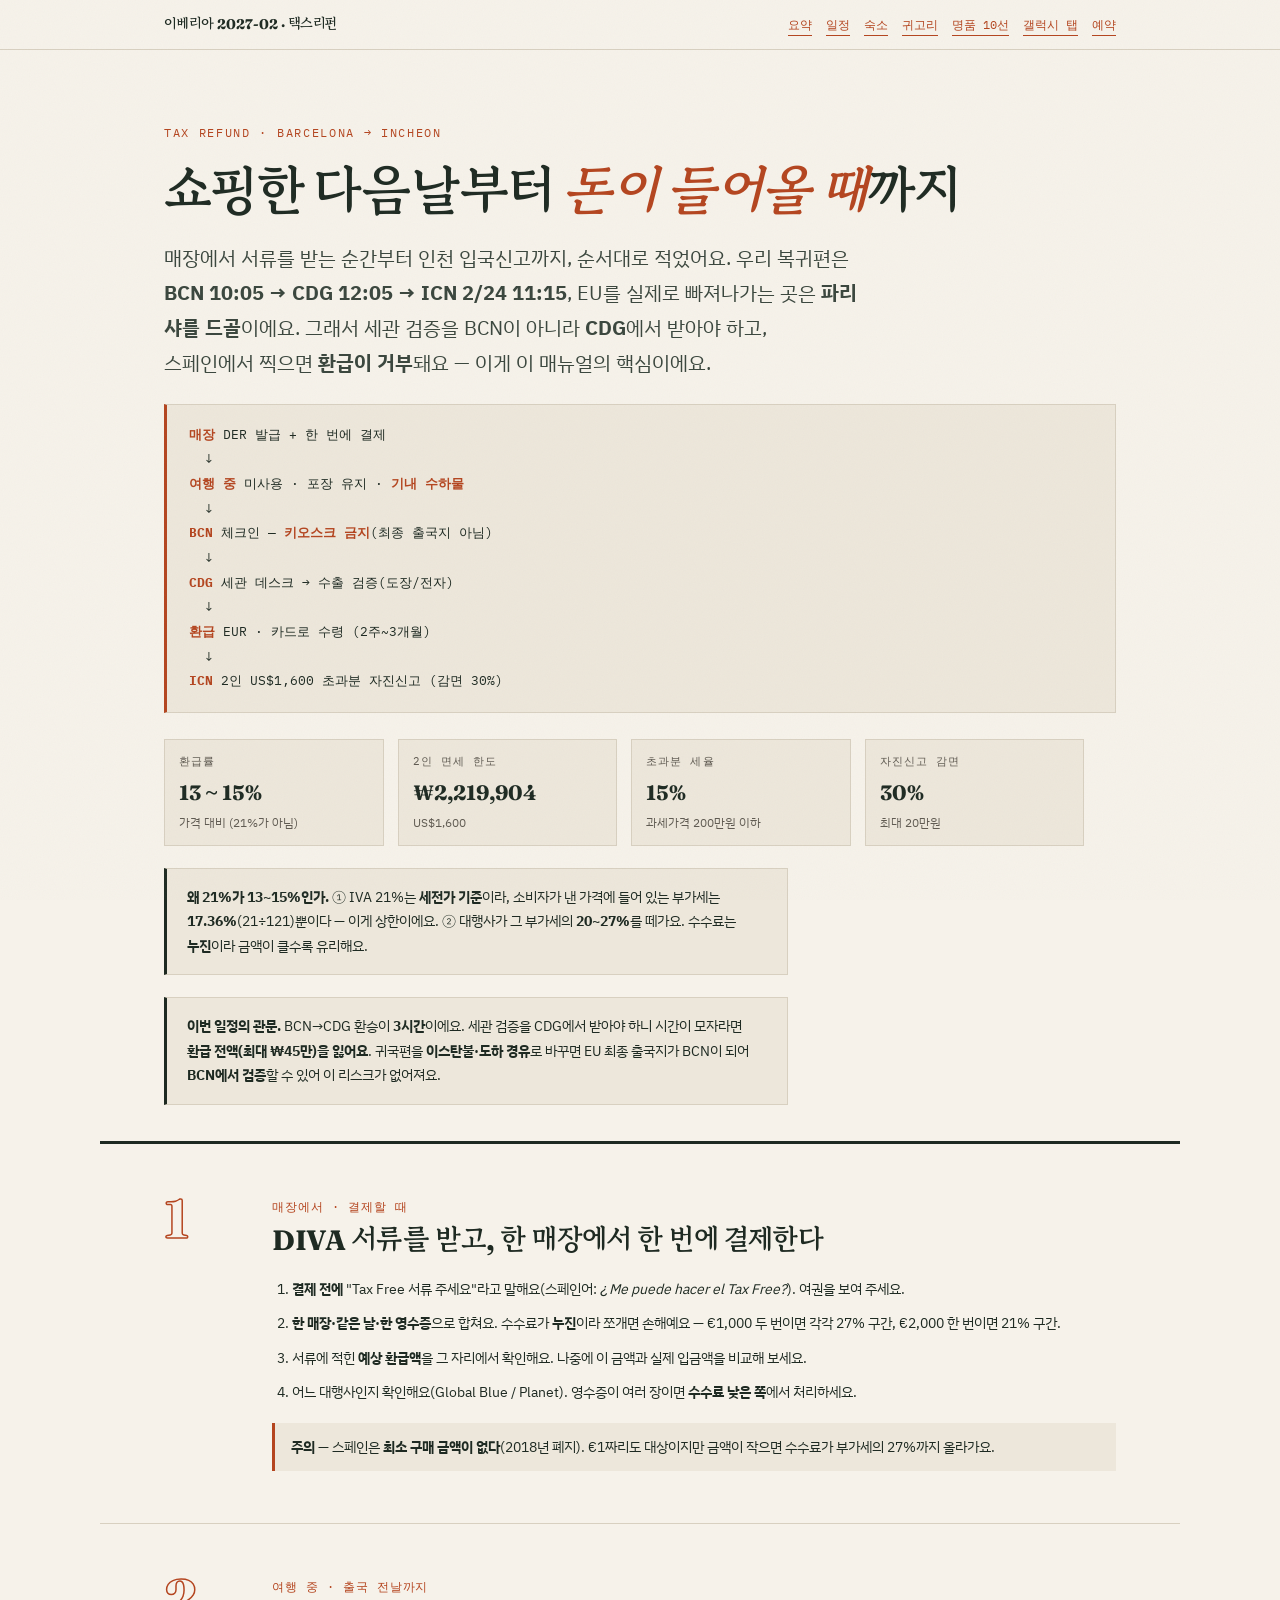
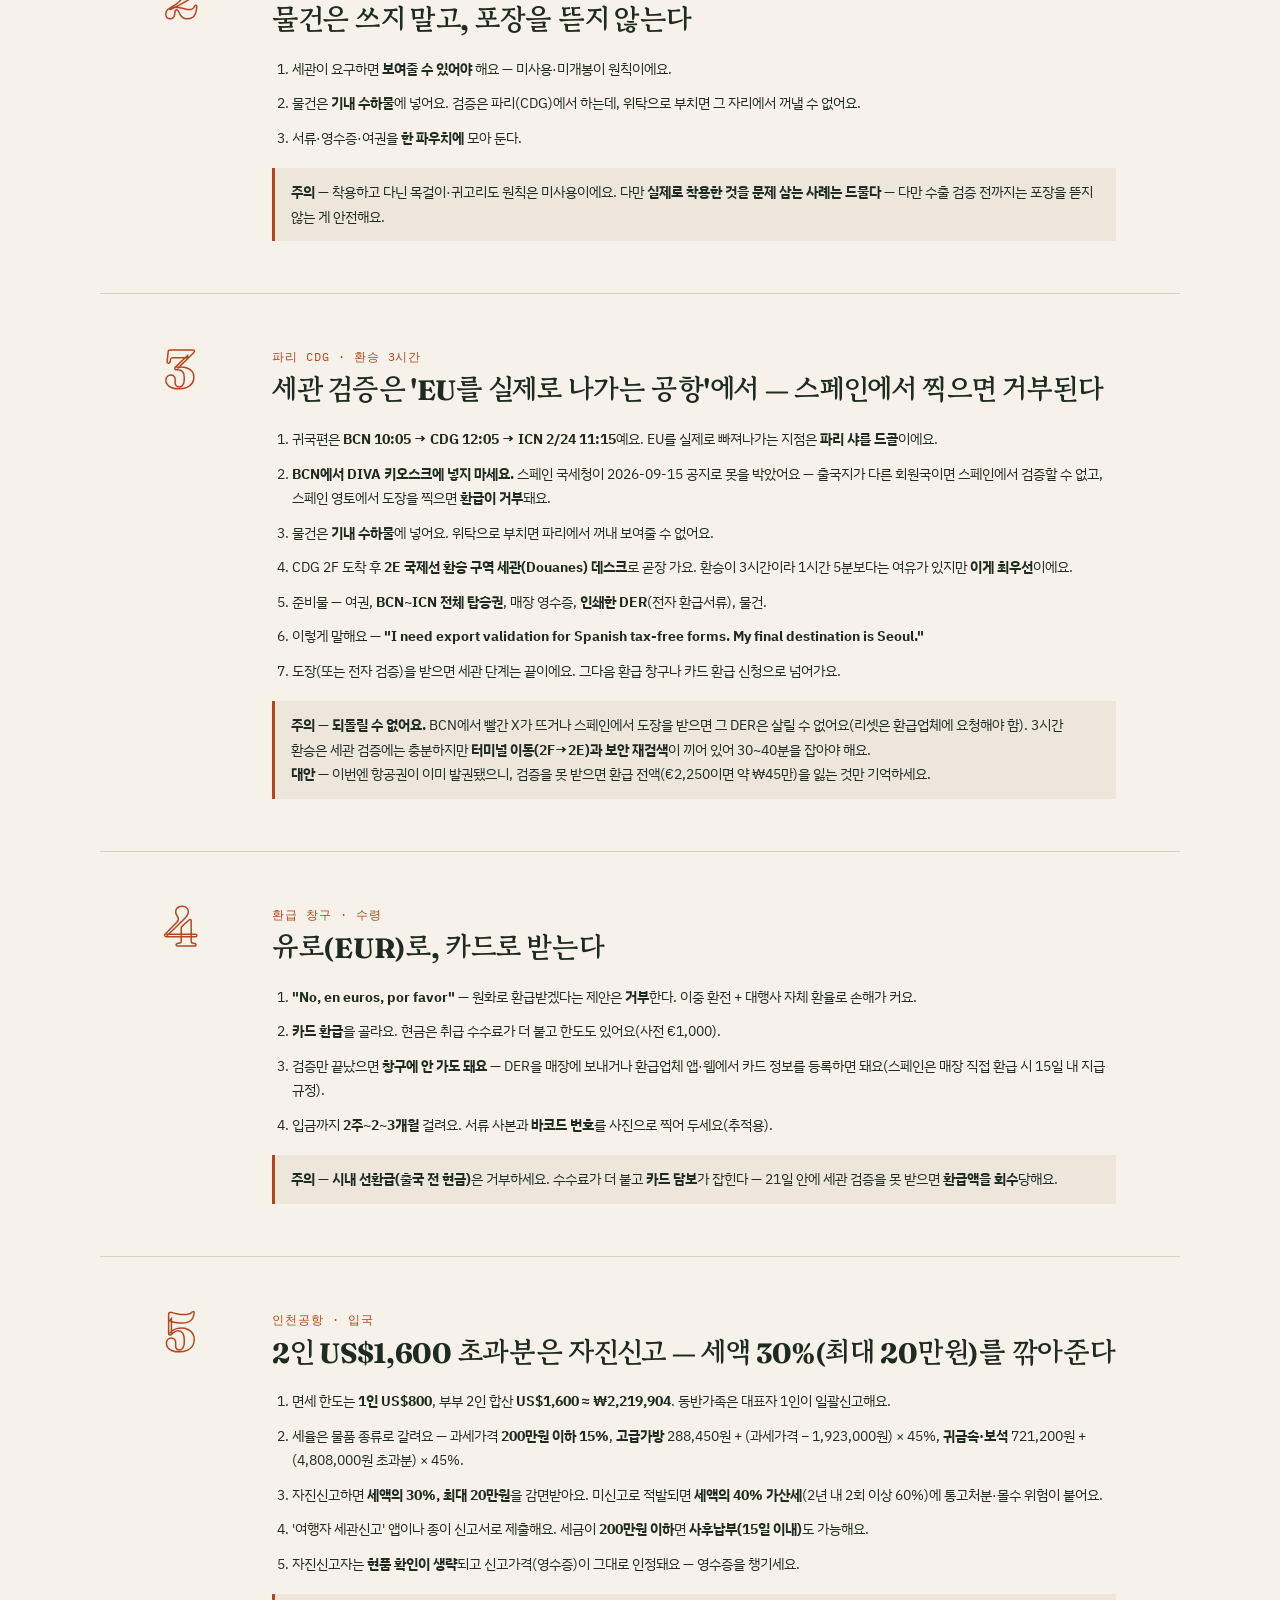
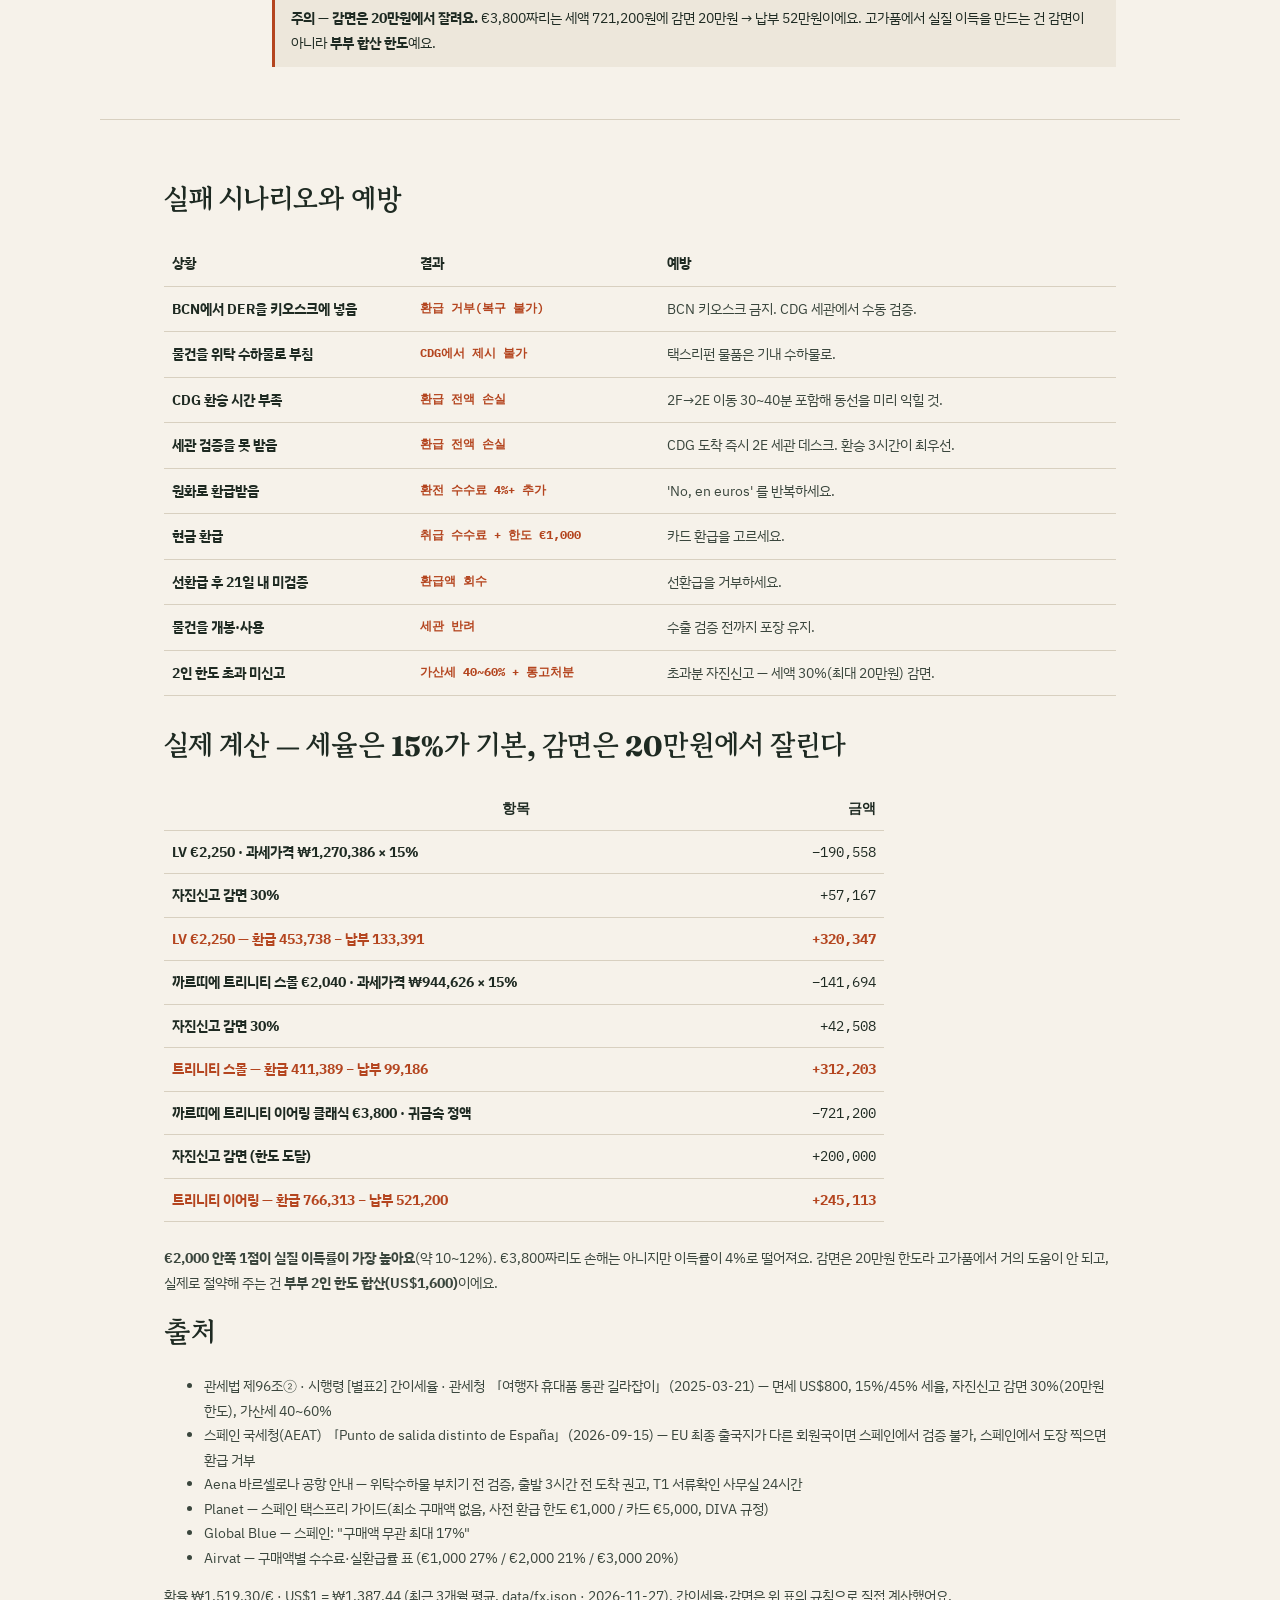
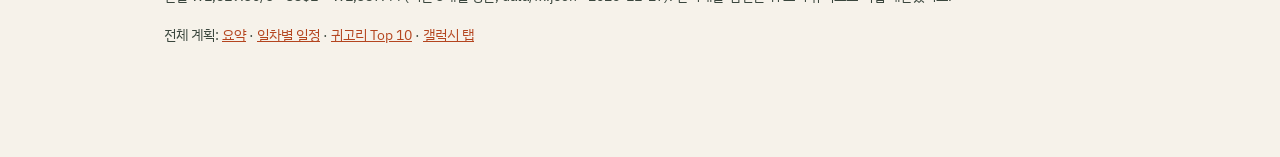
<file: taxrefund.html>
<!doctype html>
<html lang="ko">
<head>
<meta charset="utf-8">
<meta name="viewport" content="width=device-width,initial-scale=1">
<title>택스리펀 실행 매뉴얼 — 매장에서 인천까지 · 이베리아 2027-02</title>
<link rel="preconnect" href="https://fonts.googleapis.com">
<link rel="preconnect" href="https://fonts.gstatic.com" crossorigin>
<link href="https://fonts.googleapis.com/css2?family=Fraunces:opsz,wght@9..144,600;9..144,700&family=Gowun+Batang:wght@400;700&family=IBM+Plex+Mono:wght@400;500&family=IBM+Plex+Sans+KR:wght@400;500;700&display=swap" rel="stylesheet">
<link rel="stylesheet" href="styles/tokens.css">
<style>
*{box-sizing:border-box}
body{margin:0;background:var(--paper);color:var(--ink);font-family:var(--font-body);
  font-size:var(--fs-body);line-height:1.75;-webkit-font-smoothing:antialiased;
  word-break:keep-all;line-break:strict;overflow-wrap:break-word;hyphens:none}
body::after{content:"";position:fixed;inset:0;pointer-events:none;z-index:99;opacity:.035;
  background-image:url("data:image/svg+xml;utf8,%3Csvg xmlns='http://www.w3.org/2000/svg' width='160' height='160'%3E%3Cfilter id='n'%3E%3CfeTurbulence type='fractalNoise' baseFrequency='.85' numOctaves='3'/%3E%3C/filter%3E%3Crect width='160' height='160' filter='url(%23n)'/%3E%3C/svg%3E")}
.wrap{max-width:var(--maxw);margin:0 auto;padding:0 var(--pad-x)}
.sr-only{position:absolute;width:1px;height:1px;overflow:hidden;clip:rect(0 0 0 0);white-space:nowrap}
a{color:var(--accent)}
.topbar{position:sticky;top:0;z-index:40;background:var(--paper);border-bottom:1px solid var(--rule)}
.topbar .wrap{display:flex;align-items:baseline;gap:14px;padding-top:12px;padding-bottom:12px}
.topbar .brand{font-family:var(--font-display);font-weight:700;font-size:var(--fs-small)}
.topbar .links{margin-left:auto;display:flex;gap:14px;font-family:var(--font-mono);font-size:var(--fs-caption);flex-wrap:wrap}
.topbar a{text-decoration:none;border-bottom:1px solid currentColor}
.hero{padding-top:72px;padding-bottom:36px;border-bottom:3px solid var(--rule-strong)}
.kicker{font-family:var(--font-mono);font-size:var(--fs-caption);letter-spacing:.14em;
  text-transform:uppercase;color:var(--accent);margin:0 0 20px}
.hero h1{font-family:var(--font-display);font-weight:700;font-size:clamp(2rem,5vw,3.3rem);
  line-height:1.08;letter-spacing:-.02em;margin:0 0 20px;text-wrap:balance}
.hero h1 em{font-style:italic;color:var(--accent)}
.hero .lede{max-width:58ch;font-size:var(--fs-lead);color:var(--ink-soft);margin:0 0 24px}
.flow{font-family:var(--font-mono);font-size:13px;line-height:1.9;background:var(--paper-2);
  border:1px solid var(--rule);border-left:3px solid var(--accent);padding:18px 22px;overflow-x:auto;white-space:pre}
.flow b{color:var(--accent)}
.note{margin:22px 0 0;border:1px solid var(--rule);border-left:3px solid var(--rule-strong);
  background:var(--paper-2);padding:16px 20px;font-size:var(--fs-small);max-width:78ch}
.fig{display:grid;gap:14px;grid-template-columns:repeat(auto-fit,minmax(170px,1fr));max-width:920px;margin:26px 0 0}
.fig div{border:1px solid var(--rule);background:var(--paper-2);padding:12px 14px}
.fig dt{font-family:var(--font-mono);font-size:11px;letter-spacing:.1em;text-transform:uppercase;color:var(--muted);margin-bottom:4px}
.fig dd{margin:0;font-family:var(--font-display);font-weight:700;font-size:1.3rem}
.fig dd small{display:block;font-family:var(--font-body);font-weight:400;font-size:12px;color:var(--muted)}

.step{display:grid;grid-template-columns:76px minmax(0,1fr);gap:32px;max-width:var(--maxw);
  margin:0 auto;padding:52px var(--pad-x);border-bottom:1px solid var(--rule)}
.step-rail{display:flex;justify-content:flex-start}
.num{font-family:var(--font-display);font-weight:700;font-size:3.4rem;line-height:.85;
  color:transparent;-webkit-text-stroke:1.5px var(--accent)}
.where{font-family:var(--font-mono);font-size:12px;letter-spacing:.08em;text-transform:uppercase;
  color:var(--accent);margin:0 0 6px}
.step-body{min-width:0}
.step h2{font-family:var(--font-display);font-weight:700;font-size:var(--fs-h3);line-height:1.28;
  margin:0 0 18px;letter-spacing:-.01em}
ol.do{margin:0 0 18px;padding-left:20px;font-size:var(--fs-small)}
ol.do li{margin-bottom:10px}
.warn{font-size:var(--fs-small);background:var(--paper-2);border-left:3px solid var(--accent);
  padding:12px 16px;margin:0}

.tail{max-width:var(--maxw);margin:0 auto;padding:56px var(--pad-x) 96px}
.tail h2{font-family:var(--font-display);font-size:var(--fs-h3);margin:0 0 16px}
table.fail{width:100%;border-collapse:collapse;font-size:var(--fs-small);margin:0 0 26px}
table.fail th,table.fail td{padding:10px 8px;border-bottom:1px solid var(--rule);text-align:left;vertical-align:top}
table.fail th[scope=row]{font-weight:700;width:26%}
table.fail td{font-family:var(--font-body);color:var(--ink-soft)}
table.fail td.bad{color:var(--accent);font-weight:700;width:26%;font-family:var(--font-mono);font-size:12px}
.tail ul{font-size:var(--fs-small);color:var(--ink-soft)}
.tail p{font-size:var(--fs-small);color:var(--ink-soft)}
table.calc{width:100%;border-collapse:collapse;font-size:var(--fs-small);margin:0 0 24px;max-width:720px}
table.calc th,table.calc td{padding:9px 8px;border-bottom:1px solid var(--rule);text-align:right;font-family:var(--font-mono);font-variant-numeric:tabular-nums}
table.calc th[scope=row]{text-align:left;font-family:var(--font-body);width:52%}
table.calc tr.hi th,table.calc tr.hi td{background:var(--paper-2);font-weight:700}
table.calc tr.win th,table.calc tr.win td{color:var(--accent);font-weight:700}

@media (max-width:820px){
  .step{grid-template-columns:1fr;gap:14px;padding:38px var(--pad-x)}
  .num{font-size:2.4rem}
  .wrap,.tail{padding-left:var(--pad-x);padding-right:var(--pad-x)}
  table.fail th[scope=row],table.fail td.bad{width:auto}
  .flow{font-size:11px}
}
@media print{
  .topbar,.tail,.flow{display:none}
  .step{break-inside:avoid;break-before:page;padding:18px 0}
  .step:first-of-type{break-before:auto}
  body::after{display:none}
}
</style>
</head>
<body>

<div class="topbar">
  <div class="wrap">
    <span class="brand">이베리아 2027-02 · 택스리펀</span>
    <span class="links">
      <a href="index.html">요약</a>
      <a href="itinerary.html">일정</a>
      <a href="accommodation.html">숙소</a>
      <a href="earrings.html">귀고리</a>
      <a href="luxury.html">명품 10선</a>
      <a href="galaxytab.html">갤럭시 탭</a>
      <a href="reservations.html">예약</a>
    </span>
  </div>
</div>

<main>
<section class="hero wrap">
  <p class="kicker">Tax refund · Barcelona → Incheon</p>
  <h1>쇼핑한 다음날부터 <em>돈이 들어올 때</em>까지</h1>
  <p class="lede">매장에서 서류를 받는 순간부터 인천 입국신고까지, 순서대로 적었어요.
    우리 복귀편은 <b>BCN 10:05 → CDG 12:05 → ICN 2/24 11:15</b>, EU를 실제로 빠져나가는 곳은 <b>파리 샤를 드골</b>이에요.
    그래서 세관 검증을 BCN이 아니라 <b>CDG</b>에서 받아야 하고, 스페인에서 찍으면 <b>환급이 거부</b>돼요 — 이게 이 매뉴얼의 핵심이에요.</p>

  <div class="flow"><b>매장</b> DER 발급 + 한 번에 결제
  ↓
<b>여행 중</b> 미사용 · 포장 유지 · <b>기내 수하물</b>
  ↓
<b>BCN</b> 체크인 — <b>키오스크 금지</b>(최종 출국지 아님)
  ↓
<b>CDG</b> 세관 데스크 → 수출 검증(도장/전자)
  ↓
<b>환급</b> EUR · 카드로 수령 (2주~3개월)
  ↓
<b>ICN</b> 2인 US$1,600 초과분 자진신고 (감면 30%)</div>

  <dl class="fig">
    <div><dt>환급률</dt><dd>13 ~ 15%<small>가격 대비 (21%가 아님)</small></dd></div>
    <div><dt>2인 면세 한도</dt><dd>₩2,219,904<small>US$1,600</small></dd></div>
    <div><dt>초과분 세율</dt><dd>15%<small>과세가격 200만원 이하</small></dd></div>
    <div><dt>자진신고 감면</dt><dd>30%<small>최대 20만원</small></dd></div>
  </dl>

  <div class="note">
    <b>왜 21%가 13~15%인가.</b> ① IVA 21%는 <b>세전가 기준</b>이라, 소비자가 낸 가격에 들어 있는 부가세는
    <b>17.36%</b>(21÷121)뿐이다 — 이게 상한이에요. ② 대행사가 그 부가세의 <b>20~27%</b>를 떼가요.
    수수료는 <b>누진</b>이라 금액이 클수록 유리해요.
  </div>

  <div class="note">
    <b>이번 일정의 관문.</b> BCN→CDG 환승이 <b>3시간</b>이에요. 세관 검증을 CDG에서 받아야 하니
    시간이 모자라면 <b>환급 전액(최대 ₩45만)을 잃어요</b>. 귀국편을 <b>이스탄불·도하 경유</b>로 바꾸면
    EU 최종 출국지가 BCN이 되어 <b>BCN에서 검증</b>할 수 있어 이 리스크가 없어져요.
  </div>
</section>


<article class="step">
  <div class="step-rail"><span class="num">1</span></div>
  <div class="step-body">
    <p class="where">매장에서 · 결제할 때</p>
    <h2>DIVA 서류를 받고, 한 매장에서 한 번에 결제한다</h2>
    <ol class="do"><li><b>결제 전에</b> "Tax Free 서류 주세요"라고 말해요(스페인어: <i>¿Me puede hacer el Tax Free?</i>). 여권을 보여 주세요.</li><li><b>한 매장·같은 날·한 영수증</b>으로 합쳐요. 수수료가 <b>누진</b>이라 쪼개면 손해예요 — €1,000 두 번이면 각각 27% 구간, €2,000 한 번이면 21% 구간.</li><li>서류에 적힌 <b>예상 환급액</b>을 그 자리에서 확인해요. 나중에 이 금액과 실제 입금액을 비교해 보세요.</li><li>어느 대행사인지 확인해요(Global Blue / Planet). 영수증이 여러 장이면 <b>수수료 낮은 쪽</b>에서 처리하세요.</li></ol>
    <p class="warn"><b>주의</b> — 스페인은 <b>최소 구매 금액이 없다</b>(2018년 폐지). €1짜리도 대상이지만 금액이 작으면 수수료가 부가세의 27%까지 올라가요.</p>
  </div>
</article>

<article class="step">
  <div class="step-rail"><span class="num">2</span></div>
  <div class="step-body">
    <p class="where">여행 중 · 출국 전날까지</p>
    <h2>물건은 쓰지 말고, 포장을 뜯지 않는다</h2>
    <ol class="do"><li>세관이 요구하면 <b>보여줄 수 있어야</b> 해요 — 미사용·미개봉이 원칙이에요.</li><li>물건은 <b>기내 수하물</b>에 넣어요. 검증은 파리(CDG)에서 하는데, 위탁으로 부치면 그 자리에서 꺼낼 수 없어요.</li><li>서류·영수증·여권을 <b>한 파우치에</b> 모아 둔다.</li></ol>
    <p class="warn"><b>주의</b> — 착용하고 다닌 목걸이·귀고리도 원칙은 미사용이에요. 다만 <b>실제로 착용한 것을 문제 삼는 사례는 드물다</b> — 다만 수출 검증 전까지는 포장을 뜯지 않는 게 안전해요.</p>
  </div>
</article>

<article class="step">
  <div class="step-rail"><span class="num">3</span></div>
  <div class="step-body">
    <p class="where">파리 CDG · 환승 3시간</p>
    <h2>세관 검증은 'EU를 실제로 나가는 공항'에서 — 스페인에서 찍으면 거부된다</h2>
    <ol class="do"><li>귀국편은 <b>BCN 10:05 → CDG 12:05 → ICN 2/24 11:15</b>예요. EU를 실제로 빠져나가는 지점은 <b>파리 샤를 드골</b>이에요.</li><li><b>BCN에서 DIVA 키오스크에 넣지 마세요.</b> 스페인 국세청이 2026-09-15 공지로 못을 박았어요 — 출국지가 다른 회원국이면 스페인에서 검증할 수 없고, 스페인 영토에서 도장을 찍으면 <b>환급이 거부</b>돼요.</li><li>물건은 <b>기내 수하물</b>에 넣어요. 위탁으로 부치면 파리에서 꺼내 보여줄 수 없어요.</li><li>CDG 2F 도착 후 <b>2E 국제선 환승 구역 세관(Douanes) 데스크</b>로 곧장 가요. 환승이 3시간이라 1시간 5분보다는 여유가 있지만 <b>이게 최우선</b>이에요.</li><li>준비물 — 여권, <b>BCN~ICN 전체 탑승권</b>, 매장 영수증, <b>인쇄한 DER</b>(전자 환급서류), 물건.</li><li>이렇게 말해요 — <b>"I need export validation for Spanish tax-free forms. My final destination is Seoul."</b></li><li>도장(또는 전자 검증)을 받으면 세관 단계는 끝이에요. 그다음 환급 창구나 카드 환급 신청으로 넘어가요.</li></ol>
    <p class="warn"><b>주의</b> — <b>되돌릴 수 없어요.</b> BCN에서 빨간 X가 뜨거나 스페인에서 도장을 받으면 그 DER은 살릴 수 없어요(리셋은 환급업체에 요청해야 함). 3시간 환승은 세관 검증에는 충분하지만 <b>터미널 이동(2F→2E)과 보안 재검색</b>이 끼어 있어 30~40분을 잡아야 해요. <br><b>대안</b> — 이번엔 항공권이 이미 발권됐으니, 검증을 못 받으면 환급 전액(€2,250이면 약 ₩45만)을 잃는 것만 기억하세요.</p>
  </div>
</article>

<article class="step">
  <div class="step-rail"><span class="num">4</span></div>
  <div class="step-body">
    <p class="where">환급 창구 · 수령</p>
    <h2>유로(EUR)로, 카드로 받는다</h2>
    <ol class="do"><li><b>"No, en euros, por favor"</b> — 원화로 환급받겠다는 제안은 <b>거부</b>한다. 이중 환전 + 대행사 자체 환율로 손해가 커요.</li><li><b>카드 환급</b>을 골라요. 현금은 취급 수수료가 더 붙고 한도도 있어요(사전 €1,000).</li><li>검증만 끝났으면 <b>창구에 안 가도 돼요</b> — DER을 매장에 보내거나 환급업체 앱·웹에서 카드 정보를 등록하면 돼요(스페인은 매장 직접 환급 시 15일 내 지급 규정).</li><li>입금까지 <b>2주~2~3개월</b> 걸려요. 서류 사본과 <b>바코드 번호</b>를 사진으로 찍어 두세요(추적용).</li></ol>
    <p class="warn"><b>주의</b> — <b>시내 선환급(출국 전 현금)</b>은 거부하세요. 수수료가 더 붙고 <b>카드 담보</b>가 잡힌다 — 21일 안에 세관 검증을 못 받으면 <b>환급액을 회수</b>당해요.</p>
  </div>
</article>

<article class="step">
  <div class="step-rail"><span class="num">5</span></div>
  <div class="step-body">
    <p class="where">인천공항 · 입국</p>
    <h2>2인 US$1,600 초과분은 자진신고 — 세액 30%(최대 20만원)를 깎아준다</h2>
    <ol class="do"><li>면세 한도는 <b>1인 US$800</b>, 부부 2인 합산 <b>US$1,600 ≈ ₩2,219,904</b>. 동반가족은 대표자 1인이 일괄신고해요.</li><li>세율은 물품 종류로 갈려요 — 과세가격 <b>200만원 이하 15%</b>, <b>고급가방</b> 288,450원 + (과세가격 − 1,923,000원) × 45%, <b>귀금속·보석</b> 721,200원 + (4,808,000원 초과분) × 45%.</li><li>자진신고하면 <b>세액의 30%, 최대 20만원</b>을 감면받아요. 미신고로 적발되면 <b>세액의 40% 가산세</b>(2년 내 2회 이상 60%)에 통고처분·몰수 위험이 붙어요.</li><li>'여행자 세관신고' 앱이나 종이 신고서로 제출해요. 세금이 <b>200만원 이하</b>면 <b>사후납부(15일 이내)</b>도 가능해요.</li><li>자진신고자는 <b>현품 확인이 생략</b>되고 신고가격(영수증)이 그대로 인정돼요 — 영수증을 챙기세요.</li></ol>
    <p class="warn"><b>주의</b> — <b>감면은 20만원에서 잘려요.</b> €3,800짜리는 세액 721,200원에 감면 20만원 → 납부 52만원이에요. 고가품에서 실질 이득을 만드는 건 감면이 아니라 <b>부부 합산 한도</b>예요.</p>
  </div>
</article>

<section class="tail">
  <h2>실패 시나리오와 예방</h2>
  <table class="fail">
    <thead><tr><th scope="col">상황</th><th scope="col">결과</th><th scope="col">예방</th></tr></thead>
    <tbody>
<tr><th scope="row">BCN에서 DER을 키오스크에 넣음</th><td class="bad">환급 거부(복구 불가)</td><td>BCN 키오스크 금지. CDG 세관에서 수동 검증.</td></tr>
<tr><th scope="row">물건을 위탁 수하물로 부침</th><td class="bad">CDG에서 제시 불가</td><td>택스리펀 물품은 기내 수하물로.</td></tr>
<tr><th scope="row">CDG 환승 시간 부족</th><td class="bad">환급 전액 손실</td><td>2F→2E 이동 30~40분 포함해 동선을 미리 익힐 것.</td></tr>
<tr><th scope="row">세관 검증을 못 받음</th><td class="bad">환급 전액 손실</td><td>CDG 도착 즉시 2E 세관 데스크. 환승 3시간이 최우선.</td></tr>
<tr><th scope="row">원화로 환급받음</th><td class="bad">환전 수수료 4%+ 추가</td><td>'No, en euros' 를 반복하세요.</td></tr>
<tr><th scope="row">현금 환급</th><td class="bad">취급 수수료 + 한도 €1,000</td><td>카드 환급을 고르세요.</td></tr>
<tr><th scope="row">선환급 후 21일 내 미검증</th><td class="bad">환급액 회수</td><td>선환급을 거부하세요.</td></tr>
<tr><th scope="row">물건을 개봉·사용</th><td class="bad">세관 반려</td><td>수출 검증 전까지 포장 유지.</td></tr>
<tr><th scope="row">2인 한도 초과 미신고</th><td class="bad">가산세 40~60% + 통고처분</td><td>초과분 자진신고 — 세액 30%(최대 20만원) 감면.</td></tr>
    </tbody>
  </table>

  <h2>실제 계산 — 세율은 15%가 기본, 감면은 20만원에서 잘린다</h2>
  <table class="calc">
    <caption class="sr-only">품목별 세액·감면·순이득</caption>
    <thead><tr><th scope="col">항목</th><th scope="col">금액</th></tr></thead>
    <tbody>
      <tr><th scope="row">LV €2,250 · 과세가격 ₩1,270,386 × 15%</th><td>−190,558</td></tr>
      <tr><th scope="row">자진신고 감면 30%</th><td>+57,167</td></tr>
      <tr class="win"><th scope="row">LV €2,250 — 환급 453,738 − 납부 133,391</th><td>+320,347</td></tr>
      <tr><th scope="row">까르띠에 트리니티 스몰 €2,040 · 과세가격 ₩944,626 × 15%</th><td>−141,694</td></tr>
      <tr><th scope="row">자진신고 감면 30%</th><td>+42,508</td></tr>
      <tr class="win"><th scope="row">트리니티 스몰 — 환급 411,389 − 납부 99,186</th><td>+312,203</td></tr>
      <tr><th scope="row">까르띠에 트리니티 이어링 클래식 €3,800 · 귀금속 정액</th><td>−721,200</td></tr>
      <tr><th scope="row">자진신고 감면 (한도 도달)</th><td>+200,000</td></tr>
      <tr class="win"><th scope="row">트리니티 이어링 — 환급 766,313 − 납부 521,200</th><td>+245,113</td></tr>
    </tbody>
  </table>
  <p><b>€2,000 안쪽 1점이 실질 이득률이 가장 높아요</b>(약 10~12%). €3,800짜리도 손해는 아니지만 이득률이 4%로 떨어져요.
    감면은 20만원 한도라 고가품에서 거의 도움이 안 되고, 실제로 절약해 주는 건 <b>부부 2인 한도 합산(US$1,600)</b>이에요.</p>

  <h2>출처</h2>
  <ul>
    <li>관세법 제96조② · 시행령 [별표2] 간이세율 · 관세청 「여행자 휴대품 통관 길라잡이」(2025-03-21) — 면세 US$800, 15%/45% 세율, 자진신고 감면 30%(20만원 한도), 가산세 40~60%</li>
    <li>스페인 국세청(AEAT) 「Punto de salida distinto de España」(2026-09-15) — EU 최종 출국지가 다른 회원국이면 스페인에서 검증 불가, 스페인에서 도장 찍으면 환급 거부</li>
    <li>Aena 바르셀로나 공항 안내 — 위탁수하물 부치기 전 검증, 출발 3시간 전 도착 권고, T1 서류확인 사무실 24시간</li>
    <li>Planet — 스페인 택스프리 가이드(최소 구매액 없음, 사전 환급 한도 €1,000 / 카드 €5,000, DIVA 규정)</li>
    <li>Global Blue — 스페인: "구매액 무관 최대 17%"</li>
    <li>Airvat — 구매액별 수수료·실환급률 표 (€1,000 27% / €2,000 21% / €3,000 20%)</li>
  </ul>
  <p>환율 ₩1,519.30/€ · US$1 = ₩1,387.44 (최근 3개월 평균, data/fx.json · 2026-11-27). 간이세율·감면은 위 표의 규칙으로 직접 계산했어요.</p>
  <p>전체 계획: <a href="index.html">요약</a> · <a href="itinerary.html">일차별 일정</a> · <a href="earrings.html">귀고리 Top 10</a> · <a href="galaxytab.html">갤럭시 탭</a></p>
</section>
</main>
</body>
</html>
</file>
<file: styles/tokens.css>
/* 토큰 — 색·타입·간격·모션의 단일 정의 */
:root {
  /* color */
  --ink: #1E2A22;
  --ink-soft: #3A463D;
  --paper: #F6F2EA;
  --paper-2: #EDE7DB;
  --paper-clean: #FBFAF8;
  --accent: #B4451F;
  --muted: #5F5A51;
  --rule: #D8D0C0;
  --rule-strong: #1E2A22;

  /* type */
  --font-display: "Fraunces", "Gowun Batang", Georgia, serif;
  --font-body: "IBM Plex Sans KR", "IBM Plex Sans", sans-serif;
  --font-mono: "IBM Plex Mono", ui-monospace, monospace;

  --fs-caption: 0.75rem;
  --fs-small: 0.875rem;
  --fs-body: 1rem;
  --fs-lead: 1.25rem;
  --fs-h3: 1.75rem;
  --fs-day: 4.5rem;
  --fs-hero: clamp(2.75rem, 7vw, 5.5rem);

  /* space */
  --s-1: 4px;  --s-2: 8px;  --s-3: 12px; --s-4: 16px;
  --s-5: 24px; --s-6: 32px; --s-7: 48px; --s-8: 72px; --s-9: 112px;

  /* shape */
  --rail: 88px;
  --maxw: 1080px;                          /* 본문 최대 폭 */
  --pad-x: clamp(28px, 5vw, 80px);         /* 좌우 여백 — 컨테이너 안쪽에 둔다(폰 28px) */

  /* motion */
  --ease: cubic-bezier(.22,.61,.36,1);
  --dur: 520ms;
}
</file>
